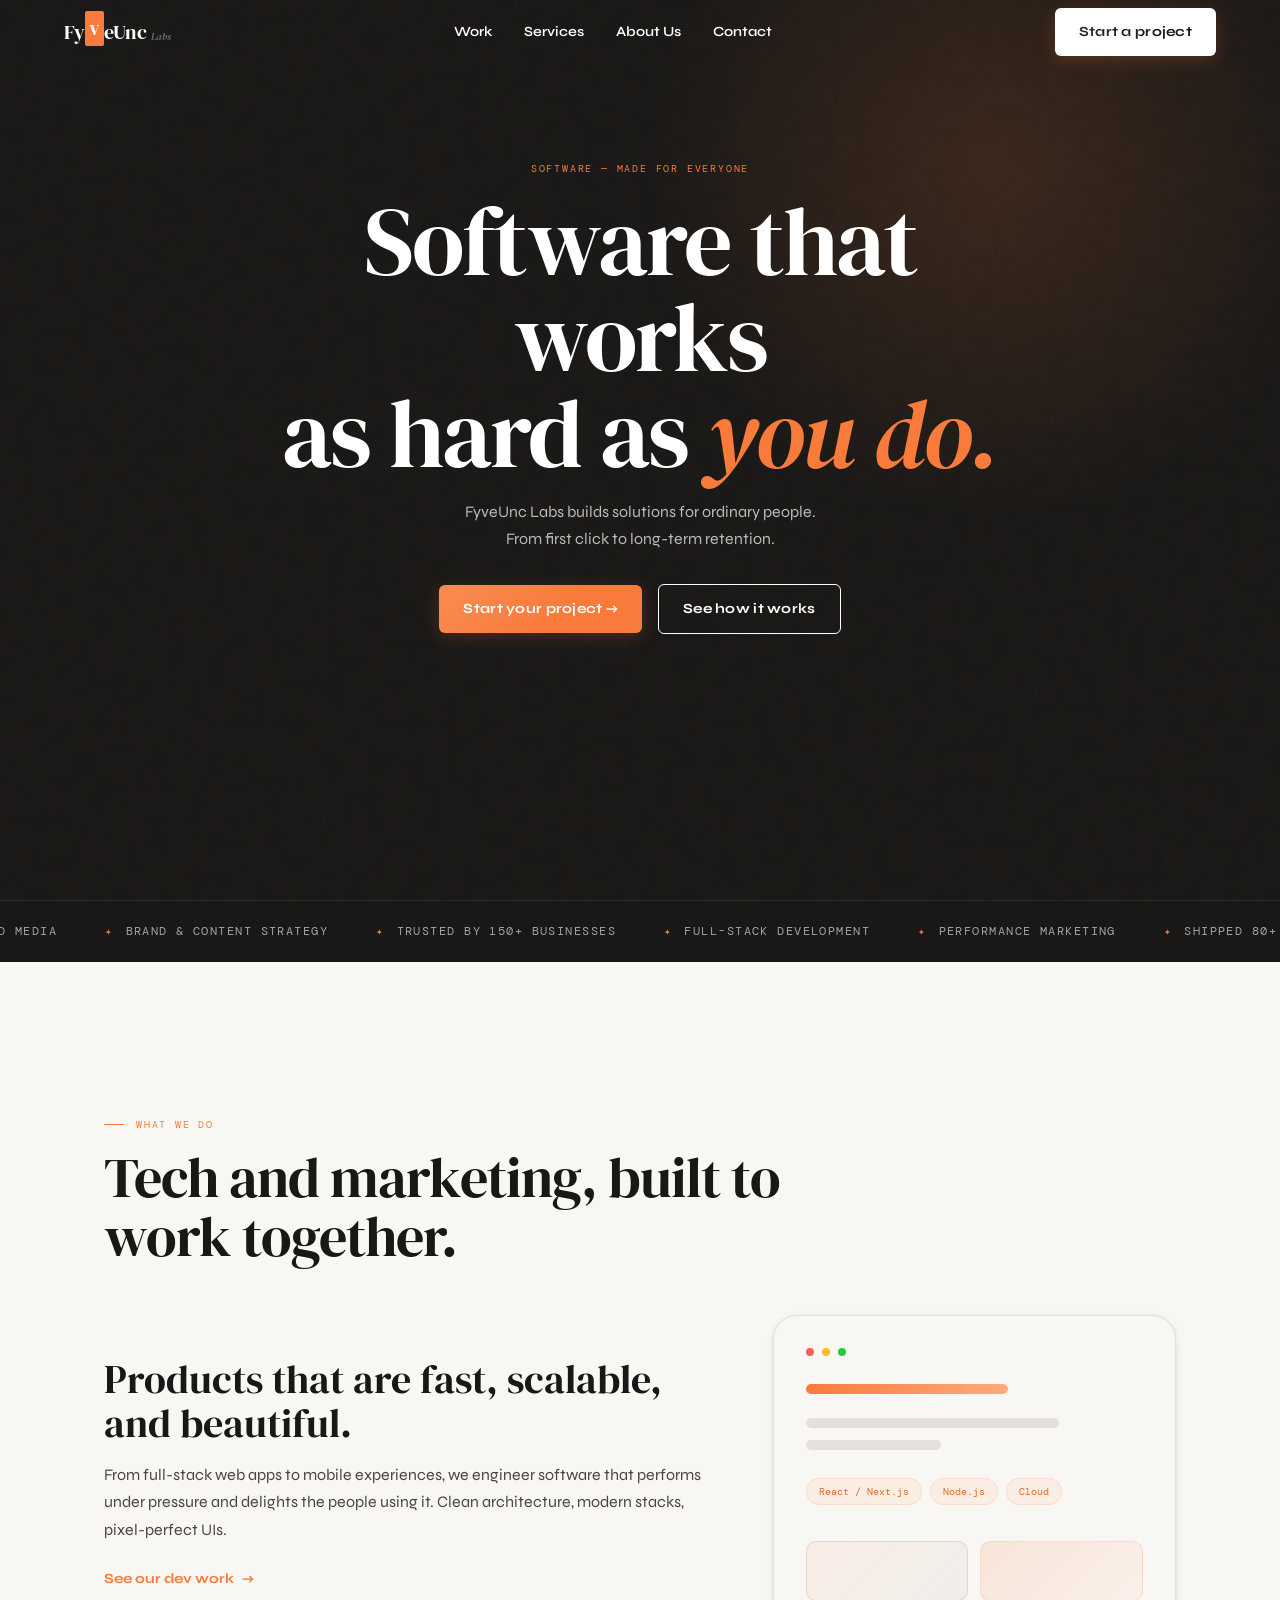
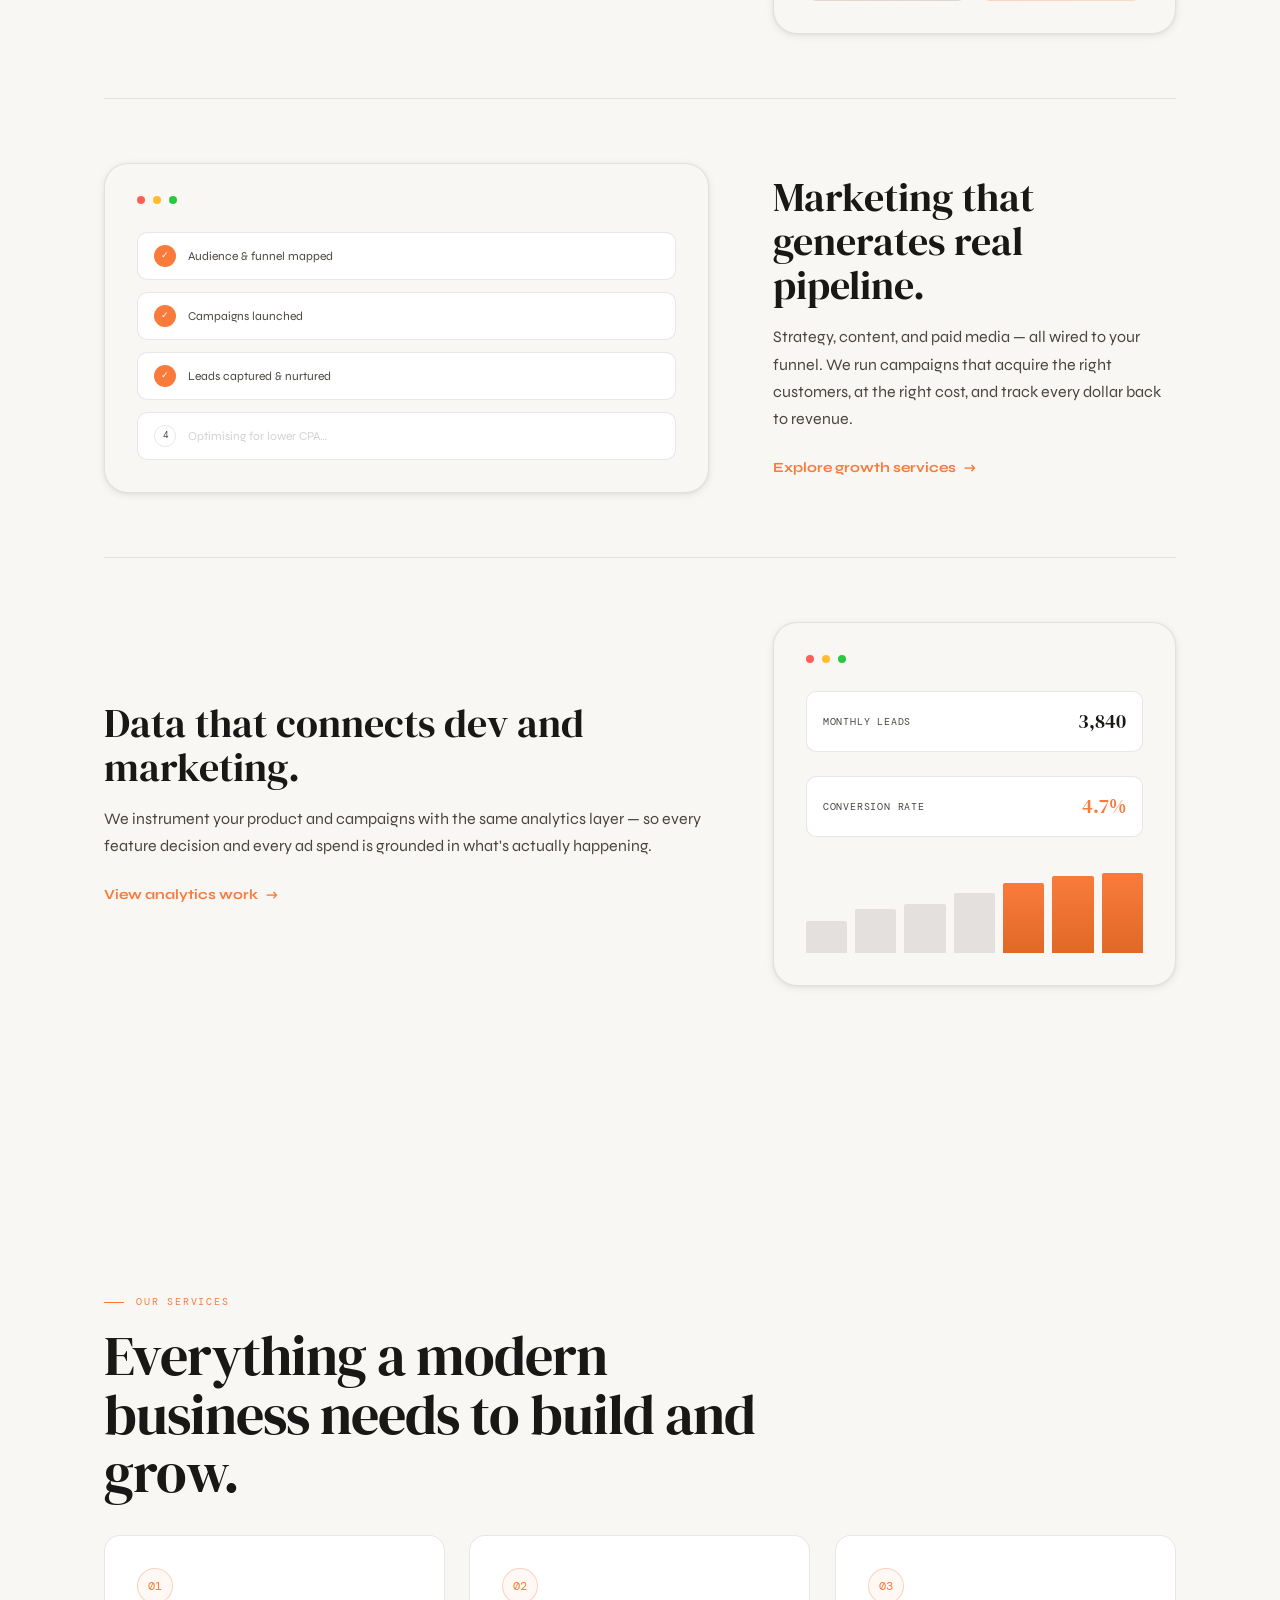
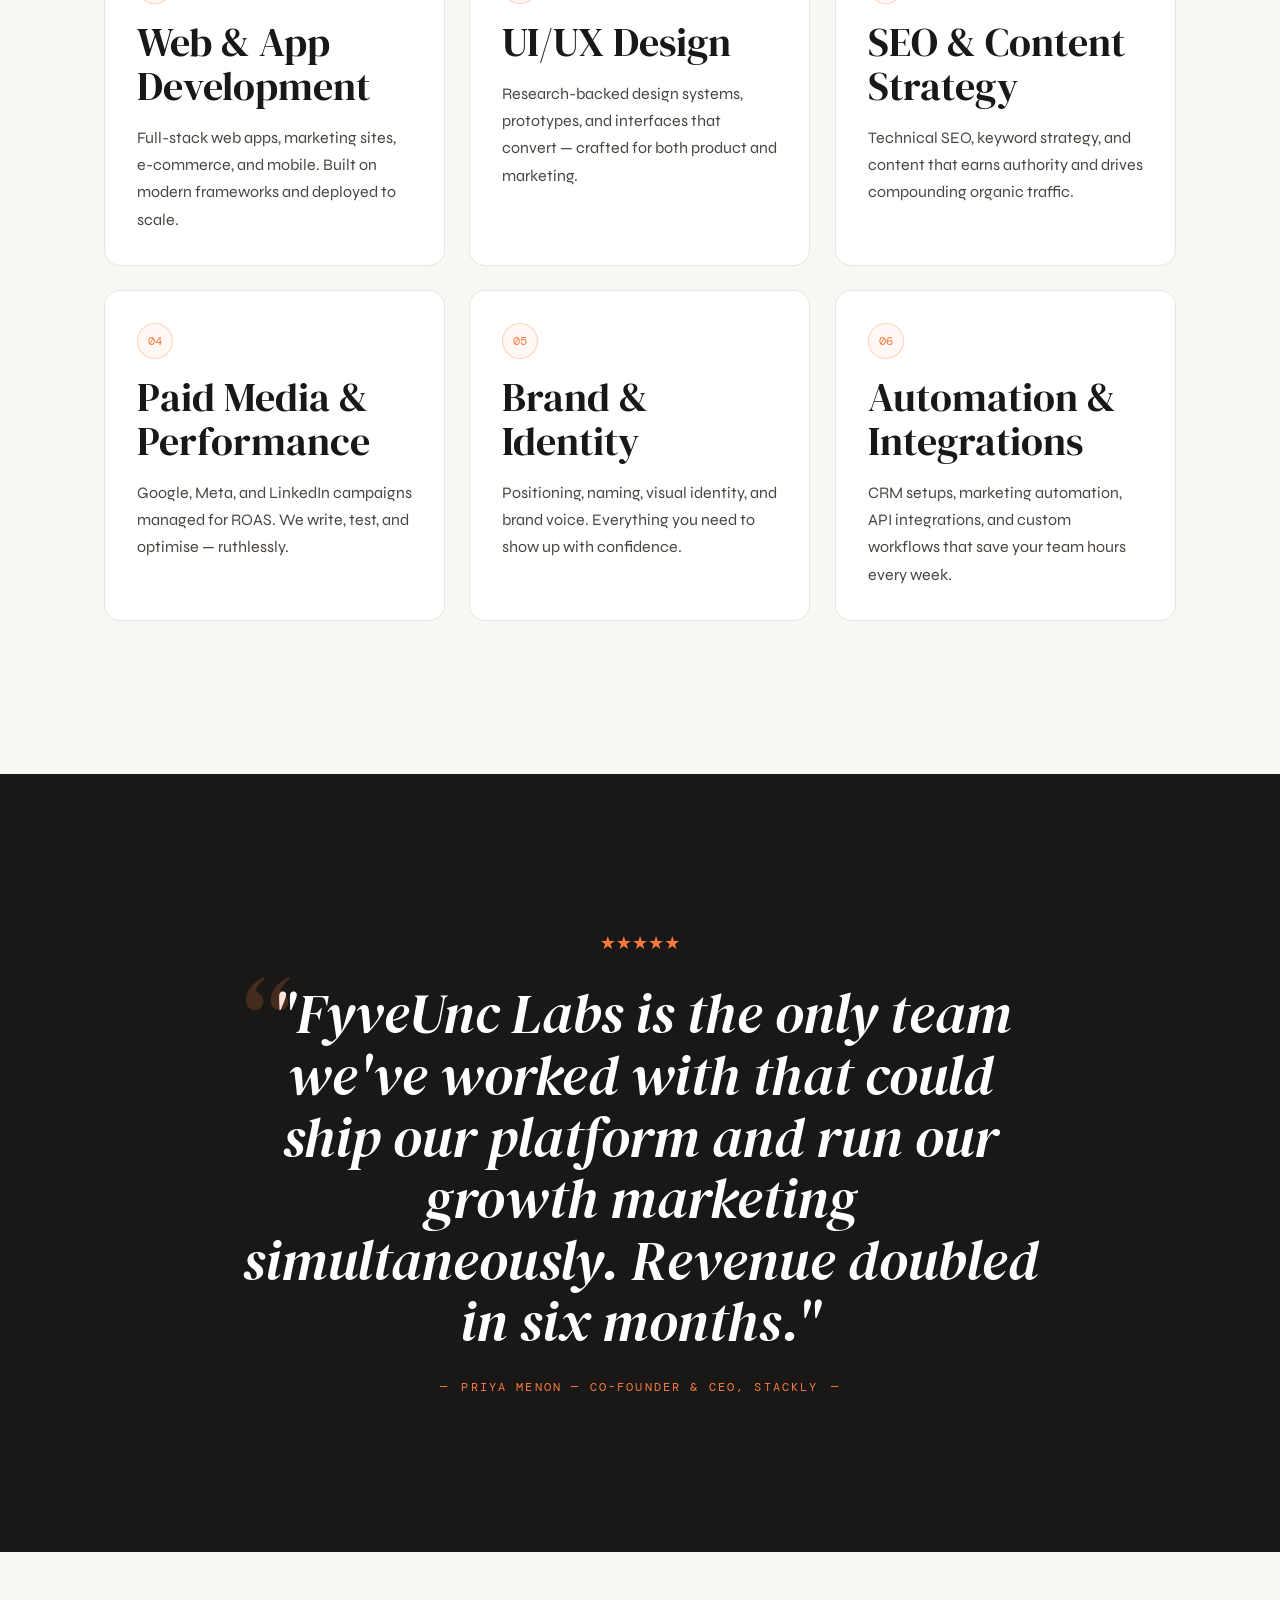
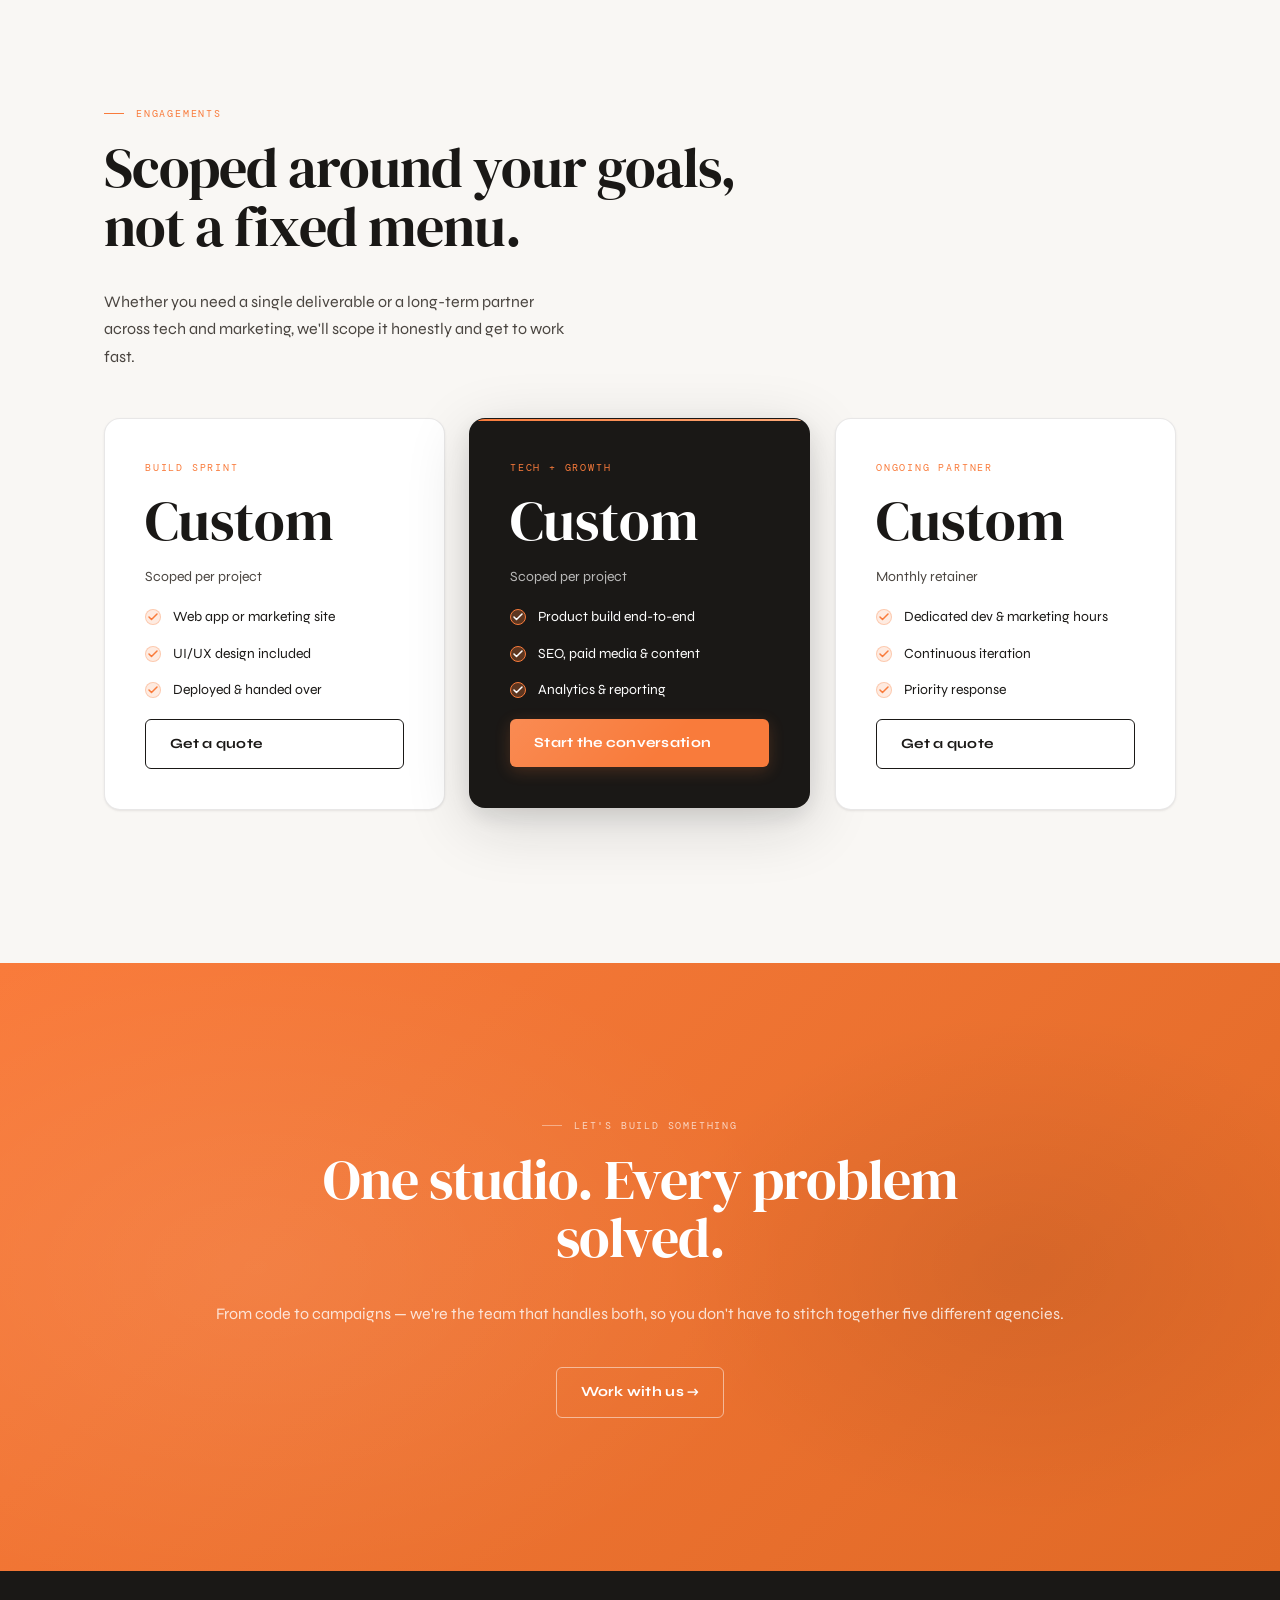
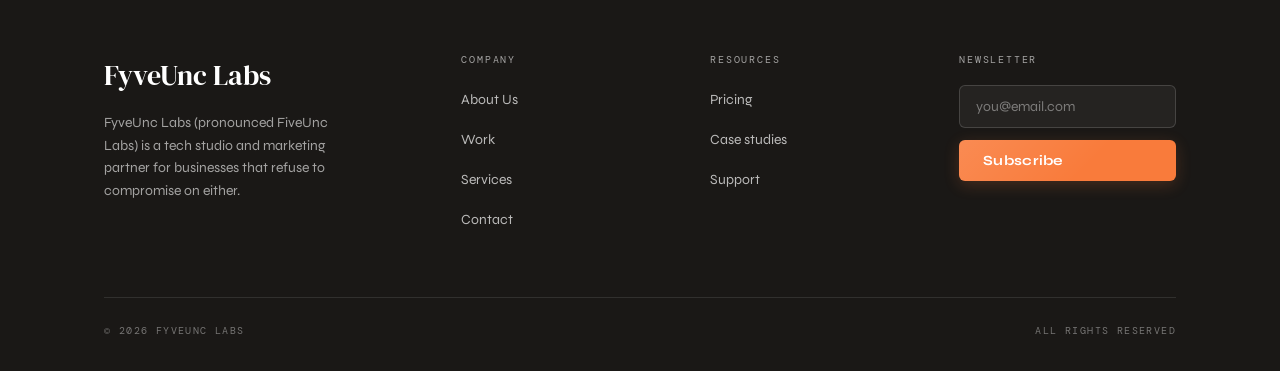
<file: index.html>
<!doctype html>
<html lang="en">

<head>
    <meta charset="utf-8" />
    <meta name="viewport" content="width=device-width,initial-scale=1" />

    <!-- Primary SEO Metadata -->
    <title>FyveUnc Labs — Tech & Growth Marketing Studio</title>
    <meta name="description"
        content="FyveUnc Labs is a full-service tech and growth marketing studio. We build custom software, web/mobile apps, and grow them with data-driven strategy, SEO, and performance marketing." />
    <meta name="robots" content="index, follow" />
    <link rel="canonical" href="https://fyveunc.com/" />

    <!-- Geo-Optimization (Local SEO) -->
    <meta name="geo.region" content="IN-DL" />
    <meta name="geo.placename" content="New Delhi" />
    <meta name="geo.position" content="28.5457;77.1928" />
    <meta name="ICBM" content="28.5457, 77.1928" />

    <!-- Open Graph / Facebook -->
    <meta property="og:type" content="website" />
    <meta property="og:url" content="https://fyveunc.com/" />
    <meta property="og:title" content="FyveUnc Labs — Tech & Growth Marketing Studio" />
    <meta property="og:description"
        content="FyveUnc Labs is a full-service technology and growth marketing studio in India. We design and build custom web apps, SaaS platforms, and digital products, and grow them with performance marketing, SEO, and analytics." />
    <meta property="og:image" content="https://fyveunc.com/og-image.png" />
    <meta property="og:site_name" content="FyveUnc Labs" />

    <!-- Twitter -->
    <meta property="twitter:card" content="summary_large_image" />
    <meta property="twitter:url" content="https://fyveunc.com/" />
    <meta property="twitter:title" content="FyveUnc Labs — Tech & Growth Marketing Studio" />
    <meta property="twitter:description"
        content="FyveUnc Labs is a full-service technology and growth marketing studio in India. We design and build custom web apps, SaaS platforms, and digital products, and grow them with performance marketing, SEO, and analytics." />
    <meta property="twitter:image" content="https://fyveunc.com/og-image.png" />

    <!-- Preconnect Fonts -->
    <link rel="preconnect" href="https://fonts.googleapis.com">
    <link rel="preconnect" href="https://fonts.gstatic.com" crossorigin>
    <link
        href="https://fonts.googleapis.com/css2?family=DM+Serif+Display:ital@0;1&family=Syne:wght@400;600;700&family=DM+Mono:wght@400;500&display=swap"
        rel="stylesheet">
    <link rel="stylesheet" href="./styles.css">

    <!-- Structured Data (Schema.org JSON-LD) -->
    <script type="application/ld+json">
    {
      "@context": "https://schema.org",
      "@graph": [
        {
          "@type": "ProfessionalService",
          "@id": "https://fyveunc.com/#organization",
          "name": "FyveUnc Labs",
          "alternateName": [
            "FiveUnc Labs",
            "Five Unc Labs",
            "fiveunc",
            "fiveunclabs",
            "Mariana Trench Private Limited"
          ],
          "legalName": "Mariana Trench Private Limited",
          "url": "https://fyveunc.com/",
          "logo": {
            "@type": "ImageObject",
            "url": "https://fyveunc.com/og-image.png",
            "caption": "FyveUnc Labs Logo"
          },
          "image": "https://fyveunc.com/og-image.png",
          "description": "FyveUnc Labs is a full-service technology and growth marketing studio. We design and build custom web apps, SaaS platforms, and digital products, and grow them with performance marketing, SEO, and analytics.",
          "telephone": "+919876543210",
          "email": "hello@fyveunc.com",
          "address": {
            "@type": "PostalAddress",
            "streetAddress": "IIT Delhi Campus, Hauz Khas",
            "addressLocality": "New Delhi",
            "addressRegion": "Delhi",
            "postalCode": "110016",
            "addressCountry": "IN"
          },
          "geo": {
            "@type": "GeoCoordinates",
            "latitude": 28.5457,
            "longitude": 77.1928
          },
          "areaServed": [
            {
              "@type": "Country",
              "name": "India"
            },
            {
              "@type": "Country",
              "name": "United States"
            },
            {
              "@type": "Country",
              "name": "United Kingdom"
            },
            {
              "@type": "Country",
              "name": "Canada"
            },
            {
              "@type": "Country",
              "name": "Australia"
            }
          ],
          "knowsAbout": [
            "Web Development",
            "Mobile App Development",
            "UI/UX Design",
            "Search Engine Optimization (SEO)",
            "Performance Marketing",
            "Brand Strategy",
            "Analytics & Reporting"
          ],
          "sameAs": [
            "https://www.linkedin.com/company/fyveunclabs",
            "https://twitter.com/fyveunclabs",
            "https://www.instagram.com/fyveunclabs"
          ]
        },
        {
          "@type": "WebSite",
          "@id": "https://fyveunc.com/#website",
          "url": "https://fyveunc.com/",
          "name": "FyveUnc Labs",
          "description": "Software that works as hard as you do.",
          "publisher": {
            "@id": "https://fyveunc.com/#organization"
          }
        }
      ]
    }
    </script>
</head>

<body class="theme-hero">
    <!-- Scroll progress indicator -->
    <div id="scroll-progress" aria-hidden="true"></div>

    <!-- Mobile menu overlay -->
    <div class="nav-mobile-overlay" id="mobile-menu" aria-hidden="true">
        <a class="nav-mobile-link" href="./work.html">Work</a>
        <a class="nav-mobile-link" href="./services.html">Services</a>
        <a class="nav-mobile-link" href="./about.html">About Us</a>
        <a class="nav-mobile-link" href="./contact.html">Contact</a>
        <a class="btn-primary" href="./contact.html" style="width:fit-content;margin-top:auto">Start a project →</a>
    </div>

    <nav class="nav" id="nav">
        <a class="nav-logo" href="./index.html" aria-label="FyveUnc Labs home">
            <span>Fy</span><span class="logo-v">v</span><span>eUnc</span>
            <span class="logo-labs">Labs</span>
        </a>
        <div class="nav-links" aria-label="Primary navigation">
            <a class="nav-link" href="./work.html">Work</a>
            <a class="nav-link" href="./services.html">Services</a>
            <a class="nav-link" href="./about.html">About Us</a>
            <a class="nav-link" href="./contact.html">Contact</a>
        </div>
        <a class="btn-primary nav-cta" href="./contact.html">Start a project</a>
        <button class="nav-hamburger" id="hamburger" aria-label="Open menu" aria-expanded="false"
            aria-controls="mobile-menu">
            <span class="nav-hamburger-line"></span>
            <span class="nav-hamburger-line"></span>
            <span class="nav-hamburger-line"></span>
        </button>
    </nav>

    <main>
        <!-- ── Hero ───────────────────────────────────────────────────────── -->
        <section class="section hero-section" id="hero">
            <div class="container hero-center" data-stagger="120">
                <div class="hero-copy reveal">
                    <p class="eyebrow hero-eyebrow">Software — Made for everyone</p>
                    <h1 class="hero-title">Software that works<br class="desktop-only"> as hard as
                        <em style="color: var(--color-signal); font-style: italic;">you do.</em>
                    </h1>
                    <p class="hero-subtext">FyveUnc Labs builds solutions for ordinary people. From
                        first click to long-term retention.</p>
                    <div class="hero-actions">
                        <a class="btn-primary" href="./contact.html" id="hero-cta">Start your project →</a>
                        <a class="btn-secondary" href="./services.html" id="hero-secondary">See how it works</a>
                    </div>
                </div>
            </div>
        </section>

        <!-- ── Social Proof Ticker ────────────────────────────────────────── -->
        <div class="social-proof-bar" aria-label="Key metrics">
            <div class="social-proof-track" aria-hidden="true">
                <span>Full-stack development</span>
                <span>Performance marketing</span>
                <span>Shipped 80+ products</span>
                <span>SEO & paid media</span>
                <span>Brand & content strategy</span>
                <span>Trusted by 150+ businesses</span>
                <!-- duplicate for seamless loop -->
                <span>Full-stack development</span>
                <span>Performance marketing</span>
                <span>Shipped 80+ products</span>
                <span>SEO & paid media</span>
                <span>Brand & content strategy</span>
                <span>Trusted by 150+ businesses</span>
            </div>
        </div>

        <!-- ── Feature 01 ─────────────────────────────────────────────────── -->
        <section class="section" aria-labelledby="feature1-heading">
            <div class="container" data-stagger="80">
                <p class="eyebrow reveal">What we do</p>
                <h2 class="section-heading reveal" id="feature1-heading">Tech and marketing, built to work together.
                </h2>

                <!-- Row 1 -->
                <div class="feature-row grid-feature">
                    <div class="feature-copy reveal">
                        <h3 class="feature-heading">Products that are fast, scalable, and beautiful.</h3>
                        <p class="text-body">From full-stack web apps to mobile experiences, we engineer software that
                            performs under pressure and delights the people using it. Clean architecture, modern stacks,
                            pixel-perfect UIs.</p>
                        <a class="feature-link" href="./services.html">See our dev work</a>
                    </div>
                    <div class="feature-visual reveal">
                        <div class="feature-visual-inner">
                            <div class="mock-ui-header">
                                <div class="mock-ui-dot"></div>
                                <div class="mock-ui-dot"></div>
                                <div class="mock-ui-dot"></div>
                            </div>
                            <div class="mock-ui-bar accent"></div>
                            <div class="mock-ui-bar medium" style="margin-top:var(--space-3)"></div>
                            <div class="mock-ui-bar short"></div>
                            <div class="mock-tags" style="margin-top:var(--space-4)">
                                <span class="mock-tag">React / Next.js</span>
                                <span class="mock-tag">Node.js</span>
                                <span class="mock-tag">Cloud</span>
                            </div>
                            <div style="display:flex;gap:var(--space-3);margin-top:var(--space-6)">
                                <div
                                    style="flex:1;height:60px;border-radius:var(--radius-lg);background:linear-gradient(135deg,var(--color-signal-08),var(--color-void-04));border:1px solid var(--color-rule)">
                                </div>
                                <div
                                    style="flex:1;height:60px;border-radius:var(--radius-lg);background:linear-gradient(135deg,var(--color-signal-15),var(--color-signal-05));border:1px solid var(--color-signal-15)">
                                </div>
                            </div>
                        </div>
                    </div>
                </div>

                <!-- Row 2 -->
                <div class="feature-row grid-feature reverse">
                    <div class="feature-copy reveal">
                        <h3 class="feature-heading">Marketing that generates real pipeline.</h3>
                        <p class="text-body">Strategy, content, and paid media — all wired to your funnel. We run
                            campaigns that acquire the right customers, at the right cost, and track every dollar back
                            to revenue.</p>
                        <a class="feature-link" href="./services.html">Explore growth services</a>
                    </div>
                    <div class="feature-visual reveal">
                        <div class="feature-visual-inner">
                            <div class="mock-ui-header">
                                <div class="mock-ui-dot"></div>
                                <div class="mock-ui-dot"></div>
                                <div class="mock-ui-dot"></div>
                            </div>
                            <div class="mock-flow">
                                <div class="mock-flow-step done">
                                    <div class="mock-flow-num">✓</div>
                                    <div class="mock-flow-text">Audience & funnel mapped</div>
                                </div>
                                <div class="mock-flow-step done">
                                    <div class="mock-flow-num">✓</div>
                                    <div class="mock-flow-text">Campaigns launched</div>
                                </div>
                                <div class="mock-flow-step done">
                                    <div class="mock-flow-num">✓</div>
                                    <div class="mock-flow-text">Leads captured & nurtured</div>
                                </div>
                                <div class="mock-flow-step">
                                    <div class="mock-flow-num"
                                        style="border:1px solid var(--color-rule);background:transparent;color:var(--color-ember)">
                                        4</div>
                                    <div class="mock-flow-text" style="color:var(--color-rule-strong)">Optimising for
                                        lower CPA…</div>
                                </div>
                            </div>
                        </div>
                    </div>
                </div>

                <!-- Row 3 -->
                <div class="feature-row grid-feature">
                    <div class="feature-copy reveal">
                        <h3 class="feature-heading">Data that connects dev and marketing.</h3>
                        <p class="text-body">We instrument your product and campaigns with the same analytics layer — so
                            every feature decision and every ad spend is grounded in what's actually happening.</p>
                        <a class="feature-link" href="./services.html">View analytics work</a>
                    </div>
                    <div class="feature-visual reveal">
                        <div class="feature-visual-inner">
                            <div class="mock-ui-header">
                                <div class="mock-ui-dot"></div>
                                <div class="mock-ui-dot"></div>
                                <div class="mock-ui-dot"></div>
                            </div>
                            <div class="mock-stat-row" style="margin-bottom:var(--space-3)">
                                <span class="mock-stat-label">Monthly Leads</span>
                                <span class="mock-stat-value">3,840</span>
                            </div>
                            <div class="mock-stat-row">
                                <span class="mock-stat-label">Conversion Rate</span>
                                <span class="mock-stat-value" style="color:var(--color-signal)">4.7%</span>
                            </div>
                            <div class="mock-chart" style="margin-top:var(--space-6)">
                                <div class="mock-chart-bar" style="height:40%"></div>
                                <div class="mock-chart-bar" style="height:55%"></div>
                                <div class="mock-chart-bar" style="height:62%"></div>
                                <div class="mock-chart-bar" style="height:75%"></div>
                                <div class="mock-chart-bar active" style="height:88%"></div>
                                <div class="mock-chart-bar active" style="height:96%"></div>
                                <div class="mock-chart-bar active" style="height:100%"></div>
                            </div>
                        </div>
                    </div>
                </div>
            </div>
        </section>

        <!-- ── Services Cards ──────────────────────────────────────────────── -->
        <section class="section section-canvas" aria-labelledby="feature2-heading">
            <div class="container" data-stagger="80">
                <p class="eyebrow reveal">Our services</p>
                <h2 class="section-heading reveal" id="feature2-heading">Everything a modern business needs to build and
                    grow.</h2>
                <div class="grid-3" data-stagger="100">
                    <article class="feature-card reveal">
                        <div class="feature-icon">01</div>
                        <h3 class="feature-heading">Web & App Development</h3>
                        <p class="text-body">Full-stack web apps, marketing sites, e-commerce, and mobile. Built on
                            modern frameworks and deployed to scale.</p>
                    </article>
                    <article class="feature-card reveal">
                        <div class="feature-icon">02</div>
                        <h3 class="feature-heading">UI/UX Design</h3>
                        <p class="text-body">Research-backed design systems, prototypes, and interfaces that convert —
                            crafted for both product and marketing.</p>
                    </article>
                    <article class="feature-card reveal">
                        <div class="feature-icon">03</div>
                        <h3 class="feature-heading">SEO & Content Strategy</h3>
                        <p class="text-body">Technical SEO, keyword strategy, and content that earns authority and
                            drives compounding organic traffic.</p>
                    </article>
                    <article class="feature-card reveal">
                        <div class="feature-icon">04</div>
                        <h3 class="feature-heading">Paid Media & Performance</h3>
                        <p class="text-body">Google, Meta, and LinkedIn campaigns managed for ROAS. We write, test, and
                            optimise — ruthlessly.</p>
                    </article>
                    <article class="feature-card reveal">
                        <div class="feature-icon">05</div>
                        <h3 class="feature-heading">Brand & Identity</h3>
                        <p class="text-body">Positioning, naming, visual identity, and brand voice. Everything you need
                            to show up with confidence.</p>
                    </article>
                    <article class="feature-card reveal">
                        <div class="feature-icon">06</div>
                        <h3 class="feature-heading">Automation & Integrations</h3>
                        <p class="text-body">CRM setups, marketing automation, API integrations, and custom workflows
                            that save your team hours every week.</p>
                    </article>
                </div>
            </div>
        </section>

        <!-- ── Testimonial ────────────────────────────────────────────────── -->
        <section class="section section-dark" aria-label="Customer quote">
            <div class="container">
                <div class="quote-stars reveal" aria-label="5 stars">★★★★★</div>
                <p class="quote reveal">"FyveUnc Labs is the only team we've worked with that could ship our platform
                    and run our growth marketing simultaneously. Revenue doubled in six months."</p>
                <p class="quote-attribution reveal">Priya Menon — Co-founder & CEO, Stackly</p>
            </div>
        </section>


        <!-- ── Pricing ────────────────────────────────────────────────────── -->
        <section class="section" aria-labelledby="pricing-heading">
            <div class="container" data-stagger="80">
                <p class="eyebrow reveal">Engagements</p>
                <h2 class="section-heading reveal" id="pricing-heading">Scoped around your goals, not a fixed menu.</h2>
                <p class="text-body reveal" style="max-width:52ch;margin-bottom:var(--space-12)">Whether you need a
                    single deliverable or a long-term partner across tech and marketing, we'll scope it honestly and get
                    to work fast.</p>
                <div class="pricing-grid">
                    <article class="pricing-card reveal">
                        <div class="pricing-badge">Build Sprint</div>
                        <div class="pricing-price">Custom</div>
                        <div class="pricing-interval">Scoped per project</div>
                        <ul class="pricing-list">
                            <li>Web app or marketing site</li>
                            <li>UI/UX design included</li>
                            <li>Deployed &amp; handed over</li>
                        </ul>
                        <a class="btn-secondary" href="./contact.html" id="pricing-brand">Get a quote</a>
                    </article>
                    <article class="pricing-card featured reveal">
                        <div class="pricing-badge">Tech + Growth</div>
                        <div class="pricing-price">Custom</div>
                        <div class="pricing-interval">Scoped per project</div>
                        <ul class="pricing-list">
                            <li>Product build end-to-end</li>
                            <li>SEO, paid media &amp; content</li>
                            <li>Analytics &amp; reporting</li>
                        </ul>
                        <a class="btn-primary" href="./contact.html" id="pricing-product">Start the conversation</a>
                    </article>
                    <article class="pricing-card reveal">
                        <div class="pricing-badge">Ongoing Partner</div>
                        <div class="pricing-price">Custom</div>
                        <div class="pricing-interval">Monthly retainer</div>
                        <ul class="pricing-list">
                            <li>Dedicated dev &amp; marketing hours</li>
                            <li>Continuous iteration</li>
                            <li>Priority response</li>
                        </ul>
                        <a class="btn-secondary" href="./contact.html" id="pricing-retainer">Get a quote</a>
                    </article>
                </div>
            </div>
        </section>

        <!-- ── CTA Banner ─────────────────────────────────────────────────── -->
        <section class="section cta-banner" aria-labelledby="cta-heading">
            <div class="container" data-stagger="80">
                <p class="eyebrow reveal">Let's build something</p>
                <h2 class="section-heading reveal" id="cta-heading">One studio. Every problem solved.</h2>
                <p class="text-body reveal">From code to campaigns — we're the team that handles both, so you don't have
                    to stitch together five different agencies.</p>
                <div class="hero-actions reveal" style="justify-content:center;margin-top:var(--space-10)">
                    <a class="btn-secondary" href="./contact.html" id="cta-contact">Work with us →</a>
                </div>
            </div>
        </section>
    </main>

    <footer class="site-footer" aria-label="Site footer">
        <div class="container">
            <div class="footer-grid">
                <div>
                    <div class="footer-brand">FyveUnc Labs</div>
                    <p class="text-body footer-muted">FyveUnc Labs (pronounced FiveUnc Labs) is a tech studio and marketing partner for businesses that refuse to compromise on either.</p>
                </div>
                <div>
                    <div class="footer-label">Company</div>
                    <ul class="footer-links">
                        <li><a href="./about.html">About Us</a></li>
                        <li><a href="./work.html">Work</a></li>
                        <li><a href="./services.html">Services</a></li>
                        <li><a href="./contact.html">Contact</a></li>
                    </ul>
                </div>
                <div>
                    <div class="footer-label">Resources</div>
                    <ul class="footer-links">
                        <li><a href="./services.html">Pricing</a></li>
                        <li><a href="./work.html">Case studies</a></li>
                        <li><a href="./contact.html">Support</a></li>
                    </ul>
                </div>
                <div>
                    <div class="footer-label">Newsletter</div>
                    <form class="footer-form" id="newsletter-form" novalidate>
                        <input class="footer-input" type="email" placeholder="you@email.com" aria-label="Email address"
                            id="newsletter-email">
                        <button class="btn-primary" type="submit" id="newsletter-submit">Subscribe</button>
                    </form>
                </div>
            </div>
            <div class="footer-bottom">
                <span>© 2026 FyveUnc Labs</span>
                <span>All rights reserved</span>
            </div>
        </div>
    </footer>

    <script src="./script.js"></script>
</body>

</html>
</file>
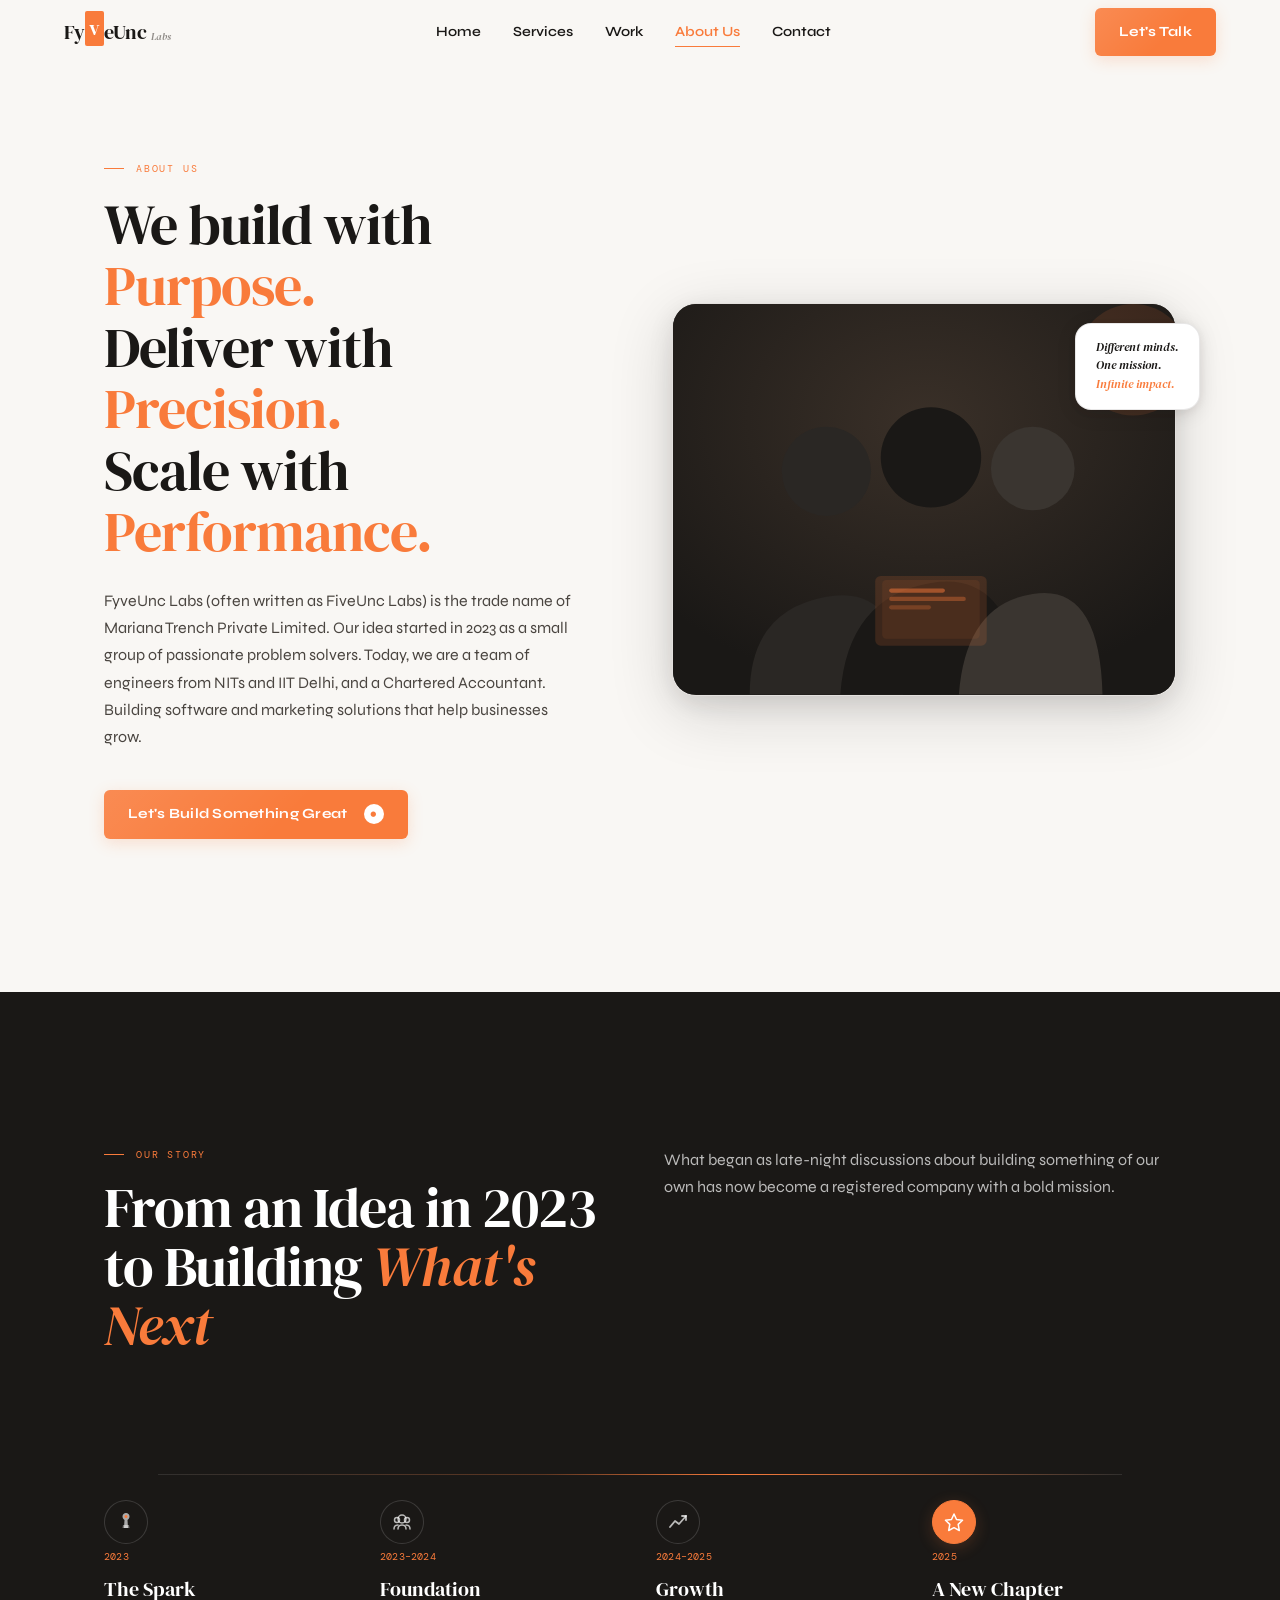
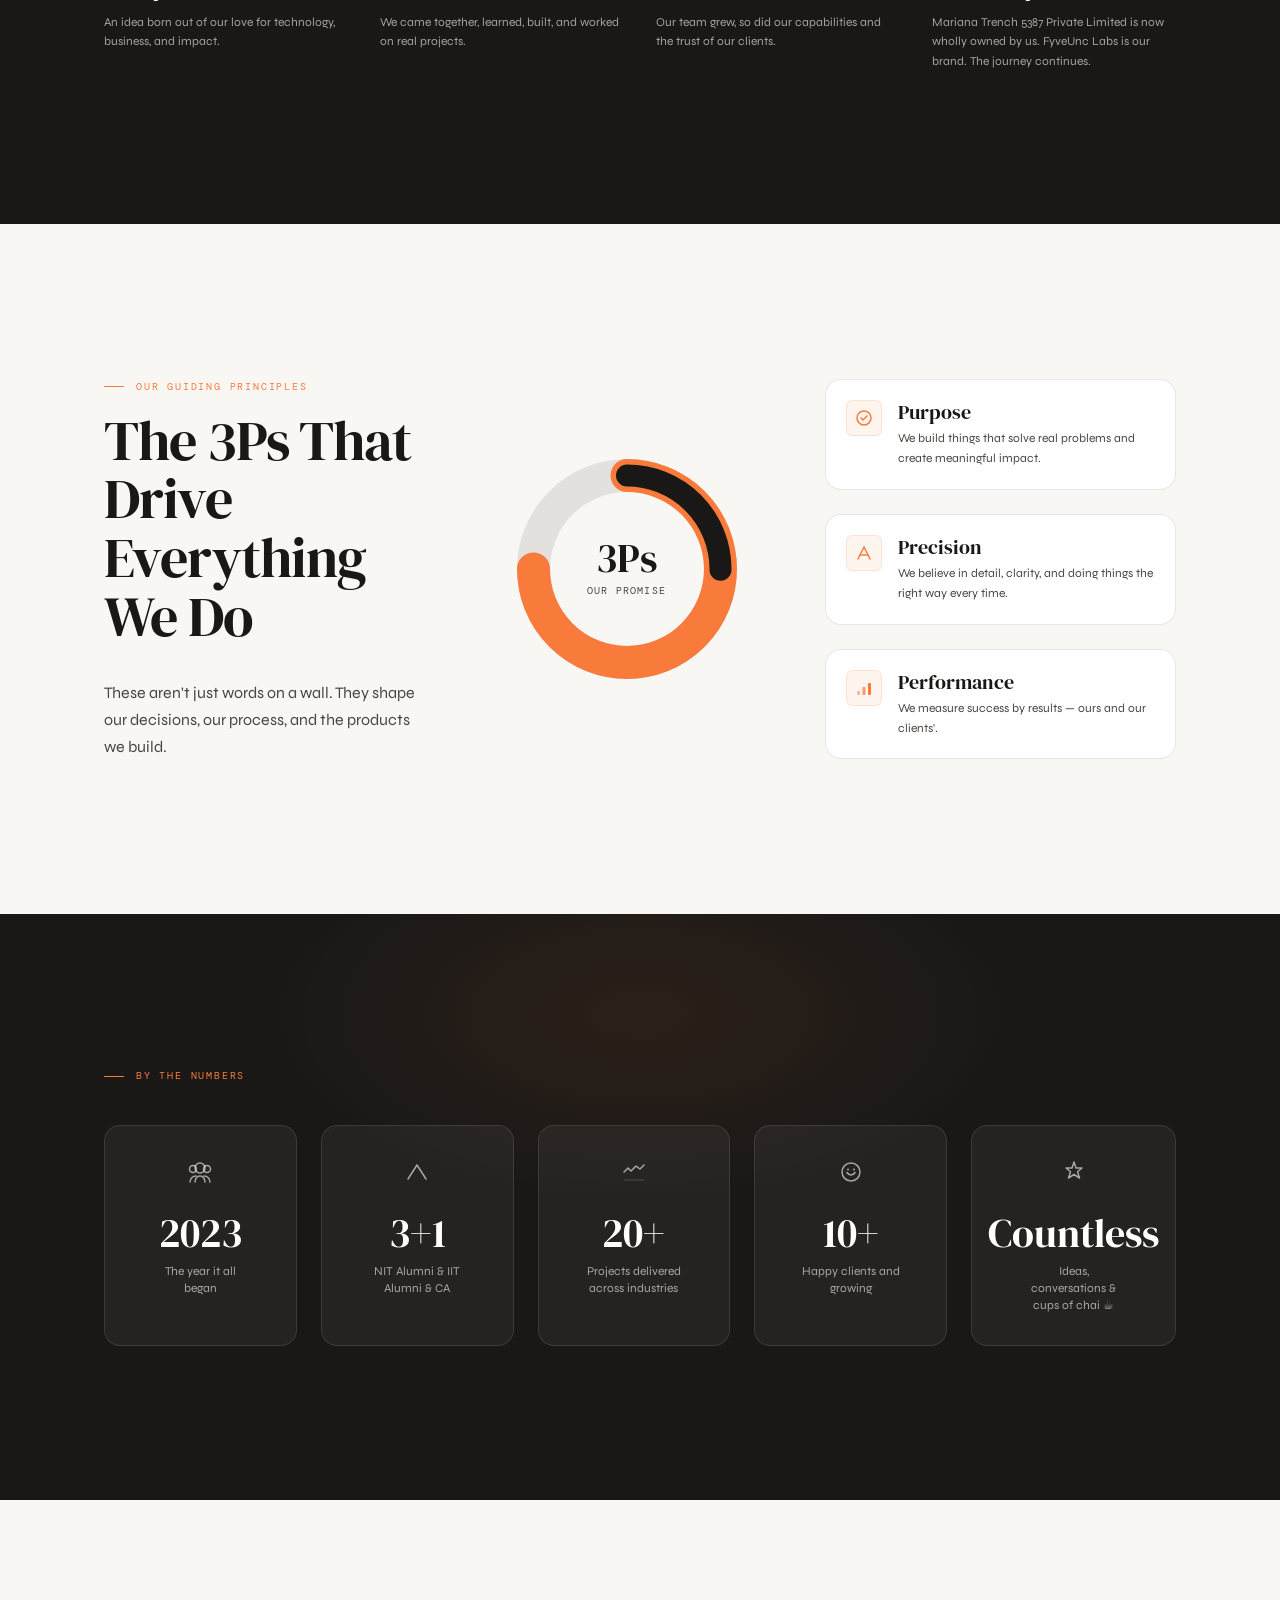
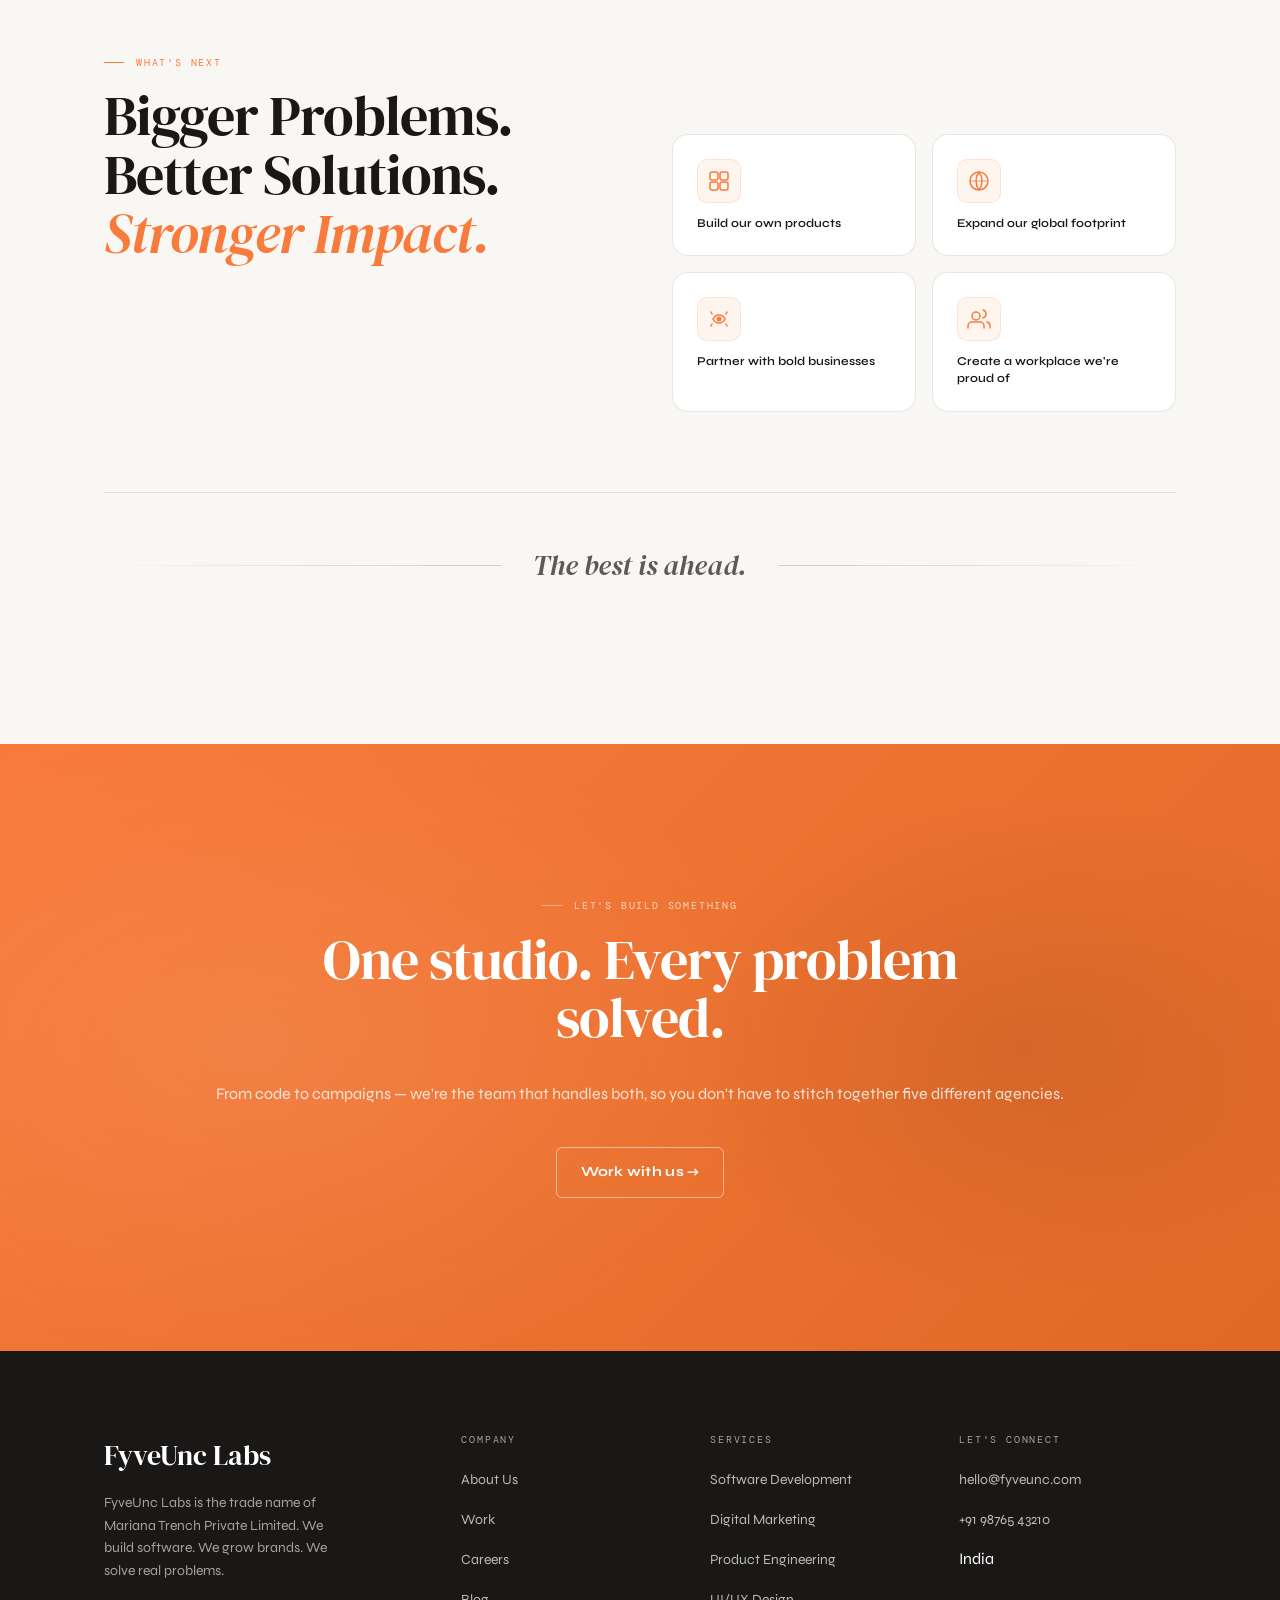
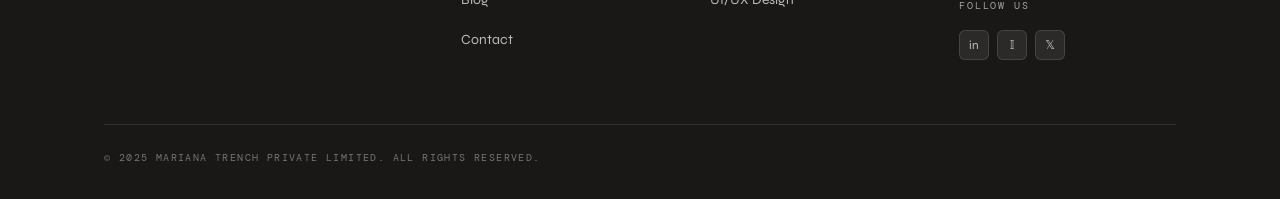
<file: about.html>
<!doctype html>
<html lang="en">

<head>
    <meta charset="utf-8" />
    <meta name="viewport" content="width=device-width,initial-scale=1" />

    <!-- Primary SEO Metadata -->
    <title>About Us — FyveUnc Labs | Our Story & Team</title>
    <meta name="description" content="Meet the team of NIT & IIT Delhi alumni behind FyveUnc Labs (Mariana Trench Private Limited). Founded in 2023, we build purpose-driven software and performance marketing solutions." />
    <meta name="robots" content="index, follow" />
    <link rel="canonical" href="https://fyveunc.com/about.html" />

    <!-- Geo-Optimization (Local SEO) -->
    <meta name="geo.region" content="IN-DL" />
    <meta name="geo.placename" content="New Delhi" />
    <meta name="geo.position" content="28.5457;77.1928" />
    <meta name="ICBM" content="28.5457, 77.1928" />

    <!-- Open Graph / Facebook -->
    <meta property="og:type" content="website" />
    <meta property="og:url" content="https://fyveunc.com/about.html" />
    <meta property="og:title" content="About Us — FyveUnc Labs | Our Story & Team" />
    <meta property="og:description" content="Meet the team of NIT & IIT Delhi alumni behind FyveUnc Labs. We build purpose-driven software, scale brands, and create compound growth using tech and performance marketing." />
    <meta property="og:image" content="https://fyveunc.com/og-image.png" />
    <meta property="og:site_name" content="FyveUnc Labs" />

    <!-- Twitter -->
    <meta property="twitter:card" content="summary_large_image" />
    <meta property="twitter:url" content="https://fyveunc.com/about.html" />
    <meta property="twitter:title" content="About Us — FyveUnc Labs | Our Story & Team" />
    <meta property="twitter:description" content="Meet the team of NIT & IIT Delhi alumni behind FyveUnc Labs. We build purpose-driven software, scale brands, and create compound growth using tech and performance marketing." />
    <meta property="twitter:image" content="https://fyveunc.com/og-image.png" />

    <!-- Preconnect Fonts -->
    <link rel="preconnect" href="https://fonts.googleapis.com">
    <link rel="preconnect" href="https://fonts.gstatic.com" crossorigin>
    <link href="https://fonts.googleapis.com/css2?family=DM+Serif+Display:ital@0;1&family=Syne:wght@400;600;700&family=DM+Mono:wght@400;500&display=swap" rel="stylesheet">
    <link rel="stylesheet" href="./styles.css">
    <link rel="stylesheet" href="./about.css">

    <!-- Structured Data (Schema.org JSON-LD) -->
    <script type="application/ld+json">
    {
      "@context": "https://schema.org",
      "@graph": [
        {
          "@type": "AboutPage",
          "@id": "https://fyveunc.com/about.html#webpage",
          "url": "https://fyveunc.com/about.html",
          "name": "About Us — FyveUnc Labs",
          "description": "Learn about the mission, history, and team of IIT Delhi/NIT alumni and Chartered Accountants behind FyveUnc Labs, building purpose-driven software and marketing solutions in India.",
          "isPartOf": {
            "@id": "https://fyveunc.com/#website"
          },
          "about": {
            "@id": "https://fyveunc.com/#organization"
          }
        },
        {
          "@type": "Organization",
          "@id": "https://fyveunc.com/#organization",
          "name": "FyveUnc Labs",
          "alternateName": [
            "FiveUnc Labs",
            "Five Unc Labs",
            "fiveunc",
            "fiveunclabs",
            "Mariana Trench Private Limited"
          ],
          "legalName": "Mariana Trench Private Limited",
          "url": "https://fyveunc.com/",
          "foundingDate": "2023",
          "description": "Tech studio and marketing partner for businesses that refuse to compromise on either.",
          "founder": [
            {
              "@type": "Person",
              "name": "IIT Delhi Alumni"
            },
            {
              "@type": "Person",
              "name": "NIT Alumni"
            }
          ]
        }
      ]
    }
    </script>
</head>

<body>
    <!-- Scroll progress indicator -->
    <div id="scroll-progress" aria-hidden="true"></div>

    <!-- Mobile menu overlay -->
    <div class="nav-mobile-overlay" id="mobile-menu" aria-hidden="true">
        <a class="nav-mobile-link" href="./index.html">Home</a>
        <a class="nav-mobile-link" href="./services.html">Services</a>
        <a class="nav-mobile-link" href="./work.html">Work</a>
        <a class="nav-mobile-link" href="./about.html">About Us</a>
        <a class="nav-mobile-link" href="./contact.html">Contact</a>
        <a class="btn-primary" href="./contact.html" style="width:fit-content;margin-top:auto">Let's Talk →</a>
    </div>

    <nav class="nav" id="nav">
        <a class="nav-logo" href="./index.html" aria-label="FyveUnc Labs home">
            <span>Fy</span><span class="logo-v">v</span><span>eUnc</span>
            <span class="logo-labs">Labs</span>
        </a>
        <div class="nav-links" aria-label="Primary navigation">
            <a class="nav-link" href="./index.html">Home</a>
            <a class="nav-link" href="./services.html">Services</a>
            <a class="nav-link" href="./work.html">Work</a>
            <a class="nav-link active" href="./about.html">About Us</a>
            <a class="nav-link" href="./contact.html">Contact</a>
        </div>
        <a class="btn-primary nav-cta" href="./contact.html">Let's Talk</a>
        <button class="nav-hamburger" id="hamburger" aria-label="Open menu" aria-expanded="false"
            aria-controls="mobile-menu">
            <span class="nav-hamburger-line"></span>
            <span class="nav-hamburger-line"></span>
            <span class="nav-hamburger-line"></span>
        </button>
    </nav>

    <main>
        <!-- ── About Hero ─────────────────────────────────────────────────── -->
        <section class="section about-hero page-standard" id="about-hero" aria-labelledby="about-hero-heading">
            <div class="container">
                <div class="about-hero-grid">
                    <div class="about-hero-copy" data-stagger="80">
                        <p class="eyebrow reveal">About Us</p>
                        <h1 class="about-hero-title reveal" id="about-hero-heading">
                            We build with
                            <span class="about-accent">Purpose.</span><br>
                            Deliver with <span class="about-accent">Precision.</span><br>
                            Scale with <span class="about-accent">Performance.</span>
                        </h1>
                        <p class="text-body reveal" style="max-width: 52ch; margin-top: var(--space-6);">
                            FyveUnc Labs (often written as FiveUnc Labs) is the trade name of Mariana Trench Private Limited. Our idea started in 2023
                            as a small group of passionate problem solvers. Today, we are a team of engineers from NITs
                            and IIT Delhi, and a Chartered Accountant. Building software and marketing solutions that
                            help businesses grow.
                        </p>
                        <div class="hero-actions reveal" style="margin-top: var(--space-10);">
                            <a class="btn-primary" href="./contact.html" id="about-cta">
                                Let's Build Something Great
                                <span class="about-cta-dot">●</span>
                            </a>
                        </div>
                    </div>
                    <div class="about-hero-visual reveal">
                        <div class="about-photo-card">
                            <!-- Photo composition with overlapping elements -->
                            <div class="about-photo-main">
                                <div class="about-photo-frame">
                                    <div class="about-photo-placeholder">
                                        <div class="about-photo-silhouettes">
                                            <!-- Three engineers/team silhouette illustration -->
                                            <svg viewBox="0 0 360 280" fill="none" xmlns="http://www.w3.org/2000/svg" aria-hidden="true">
                                                <!-- Background gradient -->
                                                <rect width="360" height="280" fill="url(#teamBg)"/>
                                                <!-- Person 1 (left, back) -->
                                                <ellipse cx="110" cy="120" rx="32" ry="32" fill="#2a2724"/>
                                                <path d="M55 280 Q55 220 110 210 Q165 200 165 280Z" fill="#2a2724"/>
                                                <!-- Person 2 (center, front) -->
                                                <ellipse cx="185" cy="110" rx="36" ry="36" fill="#1A1816"/>
                                                <path d="M120 280 Q125 210 185 200 Q245 190 250 280Z" fill="#1A1816"/>
                                                <!-- Person 3 (right) -->
                                                <ellipse cx="258" cy="118" rx="30" ry="30" fill="#3a3530"/>
                                                <path d="M205 280 Q210 215 258 208 Q306 200 308 280Z" fill="#3a3530"/>
                                                <!-- Laptop glow -->
                                                <rect x="145" y="195" width="80" height="50" rx="4" fill="#F97B3B" opacity="0.15"/>
                                                <rect x="150" y="198" width="70" height="42" rx="3" fill="#F97B3B" opacity="0.08"/>
                                                <!-- Screen glow lines -->
                                                <rect x="155" y="204" width="40" height="3" rx="1.5" fill="#F97B3B" opacity="0.5"/>
                                                <rect x="155" y="210" width="55" height="3" rx="1.5" fill="#F97B3B" opacity="0.35"/>
                                                <rect x="155" y="216" width="30" height="3" rx="1.5" fill="#F97B3B" opacity="0.25"/>
                                                <!-- Orange accent circle -->
                                                <circle cx="330" cy="40" r="40" fill="#F97B3B" opacity="0.12"/>
                                                <circle cx="330" cy="40" r="24" fill="#F97B3B" opacity="0.1"/>
                                                <!-- Defs -->
                                                <defs>
                                                    <radialGradient id="teamBg" cx="50%" cy="30%" r="70%">
                                                        <stop offset="0%" stop-color="#3a3028"/>
                                                        <stop offset="100%" stop-color="#1A1816"/>
                                                    </radialGradient>
                                                </defs>
                                            </svg>
                                        </div>
                                    </div>
                                </div>
                            </div>
                            <!-- Floating tag -->
                            <div class="about-photo-tag">
                                <span class="about-photo-tag-italic">Different minds.</span>
                                <span class="about-photo-tag-italic">One mission.</span>
                                <span class="about-photo-tag-accent">Infinite impact.</span>
                            </div>
                        </div>
                    </div>
                </div>
            </div>
        </section>

        <!-- ── Our Story / Timeline ──────────────────────────────────────── -->
        <section class="section section-dark about-story" id="about-story" aria-labelledby="story-heading">
            <div class="container" data-stagger="80">
                <div class="about-story-top">
                    <div>
                        <p class="eyebrow reveal">Our Story</p>
                        <h2 class="section-heading reveal" id="story-heading">
                            From an Idea in 2023<br>
                            to Building <em style="color: var(--color-signal); font-style: italic;">What's Next</em>
                        </h2>
                    </div>
                    <div class="about-story-desc reveal">
                        <p class="text-body">
                            What began as late-night discussions about building something of our own has now become a
                            registered company with a bold mission.
                        </p>
                    </div>
                </div>

                <!-- Timeline -->
                <div class="about-timeline reveal">
                    <div class="about-timeline-line" aria-hidden="true"></div>

                    <div class="about-timeline-item">
                        <div class="about-timeline-icon" aria-hidden="true">
                            <svg width="22" height="22" viewBox="0 0 22 22" fill="none">
                                <path d="M11 2C9 2 7.5 3.5 7.5 5.5C7.5 7 8.3 8.3 9.5 9L9 17H13L12.5 9C13.7 8.3 14.5 7 14.5 5.5C14.5 3.5 13 2 11 2Z" fill="currentColor" opacity="0.9"/>
                                <path d="M8 14H14L14.5 17H7.5L8 14Z" fill="currentColor" opacity="0.6"/>
                                <circle cx="11" cy="5.5" r="1.5" fill="var(--color-signal)"/>
                            </svg>
                        </div>
                        <div class="about-timeline-year">2023</div>
                        <div class="about-timeline-label">The Spark</div>
                        <div class="about-timeline-desc">An idea born out of our love for technology, business, and impact.</div>
                    </div>

                    <div class="about-timeline-item">
                        <div class="about-timeline-icon" aria-hidden="true">
                            <svg width="22" height="22" viewBox="0 0 22 22" fill="none">
                                <circle cx="11" cy="8" r="4" stroke="currentColor" stroke-width="1.5" fill="none"/>
                                <circle cx="6" cy="9" r="2.5" stroke="currentColor" stroke-width="1.5" fill="none"/>
                                <circle cx="16" cy="9" r="2.5" stroke="currentColor" stroke-width="1.5" fill="none"/>
                                <path d="M3 18C3 15.5 4.8 14 7 14" stroke="currentColor" stroke-width="1.5" stroke-linecap="round"/>
                                <path d="M19 18C19 15.5 17.2 14 15 14" stroke="currentColor" stroke-width="1.5" stroke-linecap="round"/>
                                <path d="M7 18C7 15.5 8.8 14 11 14C13.2 14 15 15.5 15 18" stroke="currentColor" stroke-width="1.5" stroke-linecap="round"/>
                            </svg>
                        </div>
                        <div class="about-timeline-year">2023–2024</div>
                        <div class="about-timeline-label">Foundation</div>
                        <div class="about-timeline-desc">We came together, learned, built, and worked on real projects.</div>
                    </div>

                    <div class="about-timeline-item">
                        <div class="about-timeline-icon" aria-hidden="true">
                            <svg width="22" height="22" viewBox="0 0 22 22" fill="none">
                                <polyline points="3,16 8,10 12,13 19,5" stroke="currentColor" stroke-width="1.8" stroke-linecap="round" stroke-linejoin="round" fill="none"/>
                                <polyline points="15,5 19,5 19,9" stroke="currentColor" stroke-width="1.8" stroke-linecap="round" stroke-linejoin="round" fill="none"/>
                            </svg>
                        </div>
                        <div class="about-timeline-year">2024–2025</div>
                        <div class="about-timeline-label">Growth</div>
                        <div class="about-timeline-desc">Our team grew, so did our capabilities and the trust of our clients.</div>
                    </div>

                    <div class="about-timeline-item about-timeline-item--active">
                        <div class="about-timeline-icon" aria-hidden="true">
                            <svg width="22" height="22" viewBox="0 0 22 22" fill="none">
                                <path d="M11 3L13.5 8.5L19.5 9.3L15.2 13.4L16.3 19.5L11 16.7L5.7 19.5L6.8 13.4L2.5 9.3L8.5 8.5L11 3Z" stroke="currentColor" stroke-width="1.5" stroke-linejoin="round" fill="none"/>
                            </svg>
                        </div>
                        <div class="about-timeline-year">2025</div>
                        <div class="about-timeline-label">A New Chapter</div>
                        <div class="about-timeline-desc">Mariana Trench 5387 Private Limited is now wholly owned by us. FyveUnc Labs is our brand. The journey continues.</div>
                    </div>
                </div>
            </div>
        </section>

        <!-- ── 3Ps — Guiding Principles ──────────────────────────────────── -->
        <section class="section about-3ps" id="about-3ps" aria-labelledby="principles-heading">
            <div class="container">
                <div class="about-3ps-grid">
                    <!-- Left copy -->
                    <div class="about-3ps-copy" data-stagger="80">
                        <p class="eyebrow reveal">Our Guiding Principles</p>
                        <h2 class="section-heading reveal" id="principles-heading">
                            The 3Ps That Drive<br>Everything We Do
                        </h2>
                        <p class="text-body reveal" style="max-width: 44ch;">
                            These aren't just words on a wall. They shape our decisions, our process, and the products we build.
                        </p>
                    </div>

                    <!-- Center donut -->
                    <div class="about-3ps-donut reveal" aria-hidden="true">
                        <div class="about-donut-ring">
                            <svg viewBox="0 0 200 200" fill="none" xmlns="http://www.w3.org/2000/svg">
                                <circle cx="100" cy="100" r="85" stroke="var(--color-rule)" stroke-width="30" fill="none"/>
                                <circle cx="100" cy="100" r="85" stroke="var(--color-signal)" stroke-width="30" fill="none"
                                    stroke-dasharray="534" stroke-dashoffset="134"
                                    stroke-linecap="round"
                                    transform="rotate(-90 100 100)"/>
                                <circle cx="100" cy="100" r="85" stroke="var(--color-void)" stroke-width="20" fill="none"
                                    stroke-dasharray="534" stroke-dashoffset="400"
                                    stroke-linecap="round"
                                    transform="rotate(-90 100 100)"/>
                            </svg>
                            <div class="about-donut-center">
                                <span class="about-donut-label">3Ps</span>
                                <span class="about-donut-sub">Our Promise</span>
                            </div>
                        </div>
                    </div>

                    <!-- Right principles list -->
                    <div class="about-3ps-list" data-stagger="100">
                        <div class="about-principle reveal">
                            <div class="about-principle-icon" aria-hidden="true">
                                <svg width="20" height="20" viewBox="0 0 20 20" fill="none">
                                    <circle cx="10" cy="10" r="7" stroke="currentColor" stroke-width="1.5" fill="none"/>
                                    <path d="M7 10L9 12L13 8" stroke="currentColor" stroke-width="1.5" stroke-linecap="round" stroke-linejoin="round"/>
                                </svg>
                            </div>
                            <div>
                                <div class="about-principle-title">Purpose</div>
                                <p class="text-body" style="font-size: var(--text-sm);">We build things that solve real problems and create meaningful impact.</p>
                            </div>
                        </div>
                        <div class="about-principle reveal">
                            <div class="about-principle-icon" aria-hidden="true">
                                <svg width="20" height="20" viewBox="0 0 20 20" fill="none">
                                    <path d="M4 16L10 4L16 16" stroke="currentColor" stroke-width="1.5" stroke-linecap="round" stroke-linejoin="round" fill="none"/>
                                    <path d="M6 12H14" stroke="currentColor" stroke-width="1.5" stroke-linecap="round"/>
                                </svg>
                            </div>
                            <div>
                                <div class="about-principle-title">Precision</div>
                                <p class="text-body" style="font-size: var(--text-sm);">We believe in detail, clarity, and doing things the right way every time.</p>
                            </div>
                        </div>
                        <div class="about-principle reveal">
                            <div class="about-principle-icon" aria-hidden="true">
                                <svg width="20" height="20" viewBox="0 0 20 20" fill="none">
                                    <rect x="3" y="13" width="3" height="4" rx="1" fill="currentColor" opacity="0.5"/>
                                    <rect x="8.5" y="9" width="3" height="8" rx="1" fill="currentColor" opacity="0.75"/>
                                    <rect x="14" y="5" width="3" height="12" rx="1" fill="currentColor"/>
                                </svg>
                            </div>
                            <div>
                                <div class="about-principle-title">Performance</div>
                                <p class="text-body" style="font-size: var(--text-sm);">We measure success by results — ours and our clients'.</p>
                            </div>
                        </div>
                    </div>
                </div>
            </div>
        </section>

        <!-- ── By the Numbers ────────────────────────────────────────────── -->
        <section class="section section-dark about-numbers" id="about-numbers" aria-labelledby="numbers-heading">
            <div class="container" data-stagger="80">
                <p class="eyebrow reveal">By the Numbers</p>
                <div class="about-stats-grid">
                    <div class="about-stat reveal">
                        <div class="about-stat-icon" aria-hidden="true">
                            <svg width="28" height="28" viewBox="0 0 28 28" fill="none">
                                <circle cx="14" cy="10" r="5" stroke="currentColor" stroke-width="1.5" fill="none"/>
                                <circle cx="7" cy="11" r="3.5" stroke="currentColor" stroke-width="1.5" fill="none"/>
                                <circle cx="21" cy="11" r="3.5" stroke="currentColor" stroke-width="1.5" fill="none"/>
                                <path d="M4 24C4 20.5 6.7 18 10 18" stroke="currentColor" stroke-width="1.5" stroke-linecap="round"/>
                                <path d="M24 24C24 20.5 21.3 18 18 18" stroke="currentColor" stroke-width="1.5" stroke-linecap="round"/>
                                <path d="M9 24C9 20.7 11.2 18 14 18C16.8 18 19 20.7 19 24" stroke="currentColor" stroke-width="1.5" stroke-linecap="round"/>
                            </svg>
                        </div>
                        <div class="about-stat-value">2023</div>
                        <div class="about-stat-label">The year it all began</div>
                    </div>
                    <div class="about-stat reveal">
                        <div class="about-stat-icon" aria-hidden="true">
                            <svg width="28" height="28" viewBox="0 0 28 28" fill="none">
                                <path d="M5 21L14 7L23 21" stroke="currentColor" stroke-width="1.5" stroke-linecap="round" stroke-linejoin="round" fill="none"/>
                                <rect x="8" y="16" width="12" height="5" fill="none"/>
                            </svg>
                        </div>
                        <div class="about-stat-value">3+1</div>
                        <div class="about-stat-label">NIT Alumni &amp; IIT Alumni &amp; CA</div>
                    </div>
                    <div class="about-stat reveal">
                        <div class="about-stat-icon" aria-hidden="true">
                            <svg width="28" height="28" viewBox="0 0 28 28" fill="none">
                                <polyline points="4,14 8,10 11,13 16,8 20,11 24,7" stroke="currentColor" stroke-width="1.5" stroke-linecap="round" stroke-linejoin="round" fill="none"/>
                                <path d="M4 22H24" stroke="currentColor" stroke-width="1" opacity="0.3"/>
                            </svg>
                        </div>
                        <div class="about-stat-value">20+</div>
                        <div class="about-stat-label">Projects delivered across industries</div>
                    </div>
                    <div class="about-stat reveal">
                        <div class="about-stat-icon" aria-hidden="true">
                            <svg width="28" height="28" viewBox="0 0 28 28" fill="none">
                                <circle cx="14" cy="14" r="9" stroke="currentColor" stroke-width="1.5" fill="none"/>
                                <path d="M10 14.5C10 14.5 11.5 17 14 17C16.5 17 18 14.5 18 14.5" stroke="currentColor" stroke-width="1.5" stroke-linecap="round" fill="none"/>
                                <circle cx="11" cy="11.5" r="1" fill="currentColor"/>
                                <circle cx="17" cy="11.5" r="1" fill="currentColor"/>
                            </svg>
                        </div>
                        <div class="about-stat-value">10+</div>
                        <div class="about-stat-label">Happy clients and growing</div>
                    </div>
                    <div class="about-stat reveal">
                        <div class="about-stat-icon" aria-hidden="true">
                            <svg width="28" height="28" viewBox="0 0 28 28" fill="none">
                                <path d="M14 4L16 10H22L17.5 13.8L19.5 20L14 16.5L8.5 20L10.5 13.8L6 10H12L14 4Z" stroke="currentColor" stroke-width="1.5" stroke-linejoin="round" fill="none"/>
                            </svg>
                        </div>
                        <div class="about-stat-value">Countless</div>
                        <div class="about-stat-label">Ideas, conversations &amp; cups of chai ☕</div>
                    </div>
                </div>
            </div>
        </section>

        <!-- ── What's Next ───────────────────────────────────────────────── -->
        <section class="section about-next" id="about-next" aria-labelledby="next-heading">
            <div class="container">
                <div class="about-next-grid">
                    <div class="about-next-copy" data-stagger="80">
                        <p class="eyebrow reveal">What's Next</p>
                        <h2 class="section-heading reveal" id="next-heading">
                            Bigger Problems.<br>
                            Better Solutions.<br>
                            <em style="color: var(--color-signal); font-style: italic;">Stronger Impact.</em>
                        </h2>
                        <p class="text-body reveal" style="max-width: 48ch;">
                            We're focused on building scalable products, deepening our technology stack, and helping businesses unlock their full potential.
                        </p>
                    </div>
                    <div class="about-next-cards" data-stagger="100">
                        <div class="about-next-card reveal">
                            <div class="about-next-card-icon" aria-hidden="true">
                                <svg width="24" height="24" viewBox="0 0 24 24" fill="none">
                                    <rect x="3" y="3" width="8" height="8" rx="2" stroke="currentColor" stroke-width="1.5" fill="none"/>
                                    <rect x="13" y="3" width="8" height="8" rx="2" stroke="currentColor" stroke-width="1.5" fill="none"/>
                                    <rect x="3" y="13" width="8" height="8" rx="2" stroke="currentColor" stroke-width="1.5" fill="none"/>
                                    <rect x="13" y="13" width="8" height="8" rx="2" stroke="currentColor" stroke-width="1.5" fill="none"/>
                                </svg>
                            </div>
                            <span>Build our own products</span>
                        </div>
                        <div class="about-next-card reveal">
                            <div class="about-next-card-icon" aria-hidden="true">
                                <svg width="24" height="24" viewBox="0 0 24 24" fill="none">
                                    <circle cx="12" cy="12" r="9" stroke="currentColor" stroke-width="1.5" fill="none"/>
                                    <path d="M3 12H21" stroke="currentColor" stroke-width="1.5" opacity="0.5"/>
                                    <path d="M12 3C12 3 9 7 9 12C9 17 12 21 12 21" stroke="currentColor" stroke-width="1.5"/>
                                    <path d="M12 3C12 3 15 7 15 12C15 17 12 21 12 21" stroke="currentColor" stroke-width="1.5"/>
                                </svg>
                            </div>
                            <span>Expand our global footprint</span>
                        </div>
                        <div class="about-next-card reveal">
                            <div class="about-next-card-icon" aria-hidden="true">
                                <svg width="24" height="24" viewBox="0 0 24 24" fill="none">
                                    <path d="M6 12C6 12 8 8 12 8C16 8 18 12 18 12C18 12 16 16 12 16C8 16 6 12 6 12Z" stroke="currentColor" stroke-width="1.5" fill="none"/>
                                    <circle cx="12" cy="12" r="2.5" fill="currentColor"/>
                                    <path d="M5 7L4 5M19 7L20 5M5 17L4 19M19 17L20 19" stroke="currentColor" stroke-width="1.5" stroke-linecap="round"/>
                                </svg>
                            </div>
                            <span>Partner with bold businesses</span>
                        </div>
                        <div class="about-next-card reveal">
                            <div class="about-next-card-icon" aria-hidden="true">
                                <svg width="24" height="24" viewBox="0 0 24 24" fill="none">
                                    <path d="M17 21V19C17 16.8 15.2 15 13 15H5C2.8 15 1 16.8 1 19V21" stroke="currentColor" stroke-width="1.5" stroke-linecap="round" fill="none"/>
                                    <circle cx="9" cy="9" r="4" stroke="currentColor" stroke-width="1.5" fill="none"/>
                                    <path d="M23 21V19C23 17.1 21.7 15.5 20 15.1" stroke="currentColor" stroke-width="1.5" stroke-linecap="round"/>
                                    <path d="M16 3.1C17.7 3.5 19 5.1 19 7C19 8.9 17.7 10.5 16 10.9" stroke="currentColor" stroke-width="1.5" stroke-linecap="round"/>
                                </svg>
                            </div>
                            <span>Create a workplace we're proud of</span>
                        </div>
                    </div>
                </div>

                <!-- Closing line -->
                <div class="about-closing reveal">
                    <div class="about-closing-line" aria-hidden="true"></div>
                    <p class="about-closing-text">
                        <em>The best is ahead.</em>
                    </p>
                    <div class="about-closing-line" aria-hidden="true"></div>
                </div>
            </div>
        </section>

        <!-- ── CTA Banner ─────────────────────────────────────────────────── -->
        <section class="section cta-banner" aria-labelledby="about-cta-heading">
            <div class="container" data-stagger="80">
                <p class="eyebrow reveal">Let's build something</p>
                <h2 class="section-heading reveal" id="about-cta-heading">One studio. Every problem solved.</h2>
                <p class="text-body reveal">From code to campaigns — we're the team that handles both, so you don't have
                    to stitch together five different agencies.</p>
                <div class="hero-actions reveal" style="justify-content:center;margin-top:var(--space-10)">
                    <a class="btn-secondary" href="./contact.html" id="cta-contact">Work with us →</a>
                </div>
            </div>
        </section>
    </main>

    <footer class="site-footer" aria-label="Site footer">
        <div class="container">
            <div class="footer-grid">
                <div>
                    <div class="footer-brand">FyveUnc Labs</div>
                    <p class="text-body footer-muted">FyveUnc Labs is the trade name of Mariana Trench Private Limited.
                        We build software. We grow brands. We solve real problems.</p>
                </div>
                <div>
                    <div class="footer-label">Company</div>
                    <ul class="footer-links">
                        <li><a href="./about.html">About Us</a></li>
                        <li><a href="./work.html">Work</a></li>
                        <li><a href="./contact.html">Careers</a></li>
                        <li><a href="./contact.html">Blog</a></li>
                        <li><a href="./contact.html">Contact</a></li>
                    </ul>
                </div>
                <div>
                    <div class="footer-label">Services</div>
                    <ul class="footer-links">
                        <li><a href="./services.html">Software Development</a></li>
                        <li><a href="./services.html">Digital Marketing</a></li>
                        <li><a href="./services.html">Product Engineering</a></li>
                        <li><a href="./services.html">UI/UX Design</a></li>
                    </ul>
                </div>
                <div>
                    <div class="footer-label">Let's Connect</div>
                    <ul class="footer-links">
                        <li><a href="mailto:hello@fyveunc.com">hello@fyveunc.com</a></li>
                        <li><a href="tel:+919876543210">+91 98765 43210</a></li>
                        <li>India</li>
                    </ul>
                    <div class="footer-label" style="margin-top: var(--space-6);">Follow Us</div>
                    <div class="footer-socials">
                        <a href="#" class="footer-social-link" aria-label="LinkedIn">in</a>
                        <a href="#" class="footer-social-link" aria-label="Instagram">𝕀</a>
                        <a href="#" class="footer-social-link" aria-label="Twitter/X">𝕏</a>
                    </div>
                </div>
            </div>
            <div class="footer-bottom">
                <span>© 2025 Mariana Trench Private Limited. All rights reserved.</span>
            </div>
        </div>
    </footer>

    <script src="./script.js"></script>
</body>

</html>
</file>
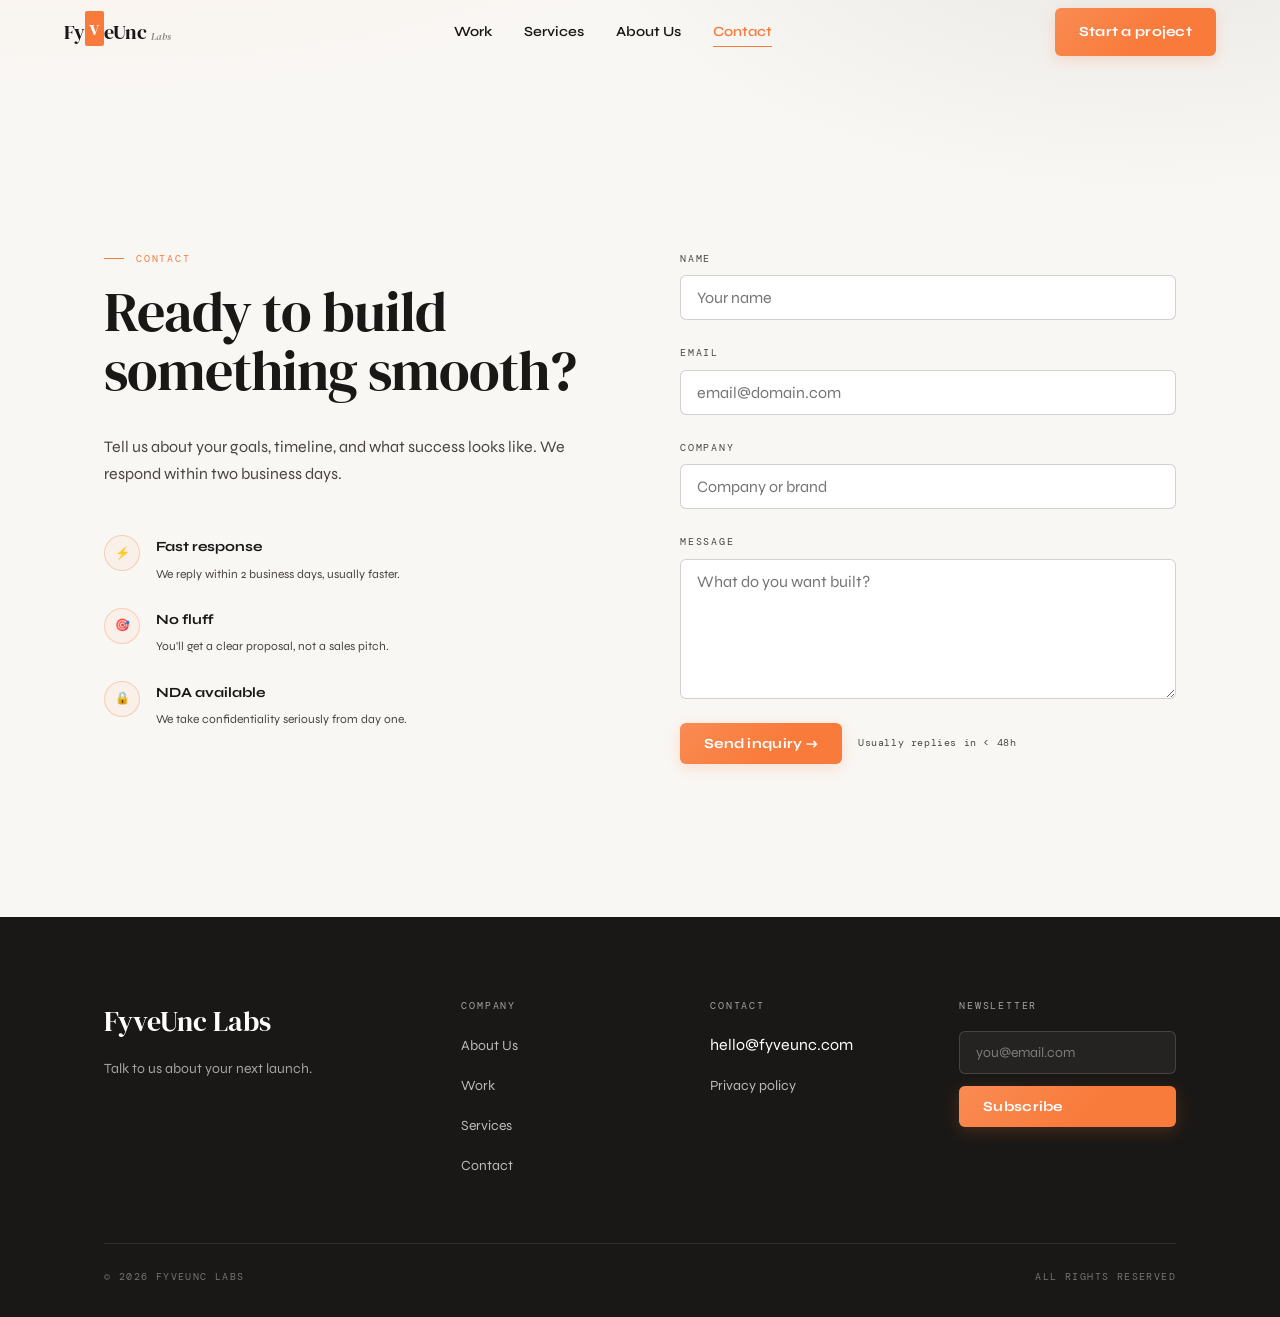
<file: contact.html>
<!doctype html>
<html lang="en">

<head>
    <meta charset="utf-8" />
    <meta name="viewport" content="width=device-width,initial-scale=1" />

    <!-- Primary SEO Metadata -->
    <title>Contact FyveUnc Labs — Start a Tech or Marketing Project</title>
    <meta name="description" content="Get in touch with FyveUnc Labs. Tell us about your software engineering, UI/UX, SEO, or growth marketing project, and receive a proposal within 2 business days." />
    <meta name="robots" content="index, follow" />
    <link rel="canonical" href="https://fyveunc.com/contact.html" />

    <!-- Geo-Optimization (Local SEO) -->
    <meta name="geo.region" content="IN-DL" />
    <meta name="geo.placename" content="New Delhi" />
    <meta name="geo.position" content="28.5457;77.1928" />
    <meta name="ICBM" content="28.5457, 77.1928" />

    <!-- Open Graph / Facebook -->
    <meta property="og:type" content="website" />
    <meta property="og:url" content="https://fyveunc.com/contact.html" />
    <meta property="og:title" content="Contact FyveUnc Labs — Start a Tech or Marketing Project" />
    <meta property="og:description" content="Partner with FyveUnc Labs for software engineering and performance marketing. Let's discuss your project scope, design, and growth goals." />
    <meta property="og:image" content="https://fyveunc.com/og-image.png" />
    <meta property="og:site_name" content="FyveUnc Labs" />

    <!-- Twitter -->
    <meta property="twitter:card" content="summary_large_image" />
    <meta property="twitter:url" content="https://fyveunc.com/contact.html" />
    <meta property="twitter:title" content="Contact FyveUnc Labs — Start a Tech or Marketing Project" />
    <meta property="twitter:description" content="Partner with FyveUnc Labs for software engineering and performance marketing. Let's discuss your project scope, design, and growth goals." />
    <meta property="twitter:image" content="https://fyveunc.com/og-image.png" />

    <!-- Preconnect Fonts -->
    <link rel="preconnect" href="https://fonts.googleapis.com">
    <link rel="preconnect" href="https://fonts.gstatic.com" crossorigin>
    <link href="https://fonts.googleapis.com/css2?family=DM+Serif+Display:ital@0;1&family=Syne:wght@400;600;700&family=DM+Mono:wght@400;500&display=swap" rel="stylesheet">
    <link rel="stylesheet" href="./styles.css">

    <!-- Structured Data (Schema.org JSON-LD) -->
    <script type="application/ld+json">
    {
      "@context": "https://schema.org",
      "@graph": [
        {
          "@type": "ContactPage",
          "@id": "https://fyveunc.com/contact.html#webpage",
          "url": "https://fyveunc.com/contact.html",
          "name": "Contact FyveUnc Labs — Start a Tech or Marketing Project",
          "description": "Get in touch with FyveUnc Labs. Tell us about your web development, design, SEO, or growth marketing goals and we'll reply with a custom proposal in under 48 hours.",
          "isPartOf": {
            "@id": "https://fyveunc.com/#website"
          },
          "mainEntity": {
            "@type": "ContactPoint",
            "telephone": "+919876543210",
            "email": "hello@fyveunc.com",
            "contactType": "customer service",
            "areaServed": "Worldwide",
            "availableLanguage": "English"
          }
        }
      ]
    }
    </script>
</head>

<body>
    <div id="scroll-progress" aria-hidden="true"></div>

    <div class="nav-mobile-overlay" id="mobile-menu" aria-hidden="true">
        <a class="nav-mobile-link" href="./work.html">Work</a>
        <a class="nav-mobile-link" href="./services.html">Services</a>
        <a class="nav-mobile-link" href="./about.html">About Us</a>
        <a class="nav-mobile-link" href="./contact.html">Contact</a>
        <a class="btn-primary" href="./contact.html" style="width:fit-content;margin-top:auto">Start a project →</a>
    </div>

    <nav class="nav scrolled" id="nav">
        <a class="nav-logo" href="./index.html" aria-label="FyveUnc Labs home">
            <span>Fy</span><span class="logo-v">v</span><span>eUnc</span>
            <span class="logo-labs">Labs</span>
        </a>
        <div class="nav-links" aria-label="Primary navigation">
            <a class="nav-link" href="./work.html">Work</a>
            <a class="nav-link" href="./services.html">Services</a>
            <a class="nav-link" href="./about.html">About Us</a>
            <a class="nav-link" href="./contact.html">Contact</a>
        </div>
        <a class="btn-primary nav-cta" href="./contact.html">Start a project</a>
        <button class="nav-hamburger" id="hamburger" aria-label="Open menu" aria-expanded="false" aria-controls="mobile-menu">
            <span class="nav-hamburger-line"></span>
            <span class="nav-hamburger-line"></span>
            <span class="nav-hamburger-line"></span>
        </button>
    </nav>

    <main class="page-standard">
        <section class="section" aria-labelledby="contact-heading">
            <div class="container" data-stagger="80">
                <div style="display:grid;grid-template-columns:1fr 1fr;gap:var(--space-20);align-items:start" class="contact-layout">
                    <div>
                        <p class="eyebrow reveal">Contact</p>
                        <h1 class="section-heading reveal" id="contact-heading">Ready to build something smooth?</h1>
                        <p class="text-body reveal">Tell us about your goals, timeline, and what success looks like. We respond within two business days.</p>

                        <div style="margin-top:var(--space-12);display:grid;gap:var(--space-6)" class="reveal">
                            <div style="display:flex;gap:var(--space-4);align-items:flex-start">
                                <div class="feature-icon" style="flex-shrink:0;margin-bottom:0">⚡</div>
                                <div>
                                    <div style="font-family:var(--font-sans);font-weight:700;font-size:var(--text-base);margin-bottom:4px">Fast response</div>
                                    <p class="text-body" style="font-size:var(--text-sm)">We reply within 2 business days, usually faster.</p>
                                </div>
                            </div>
                            <div style="display:flex;gap:var(--space-4);align-items:flex-start">
                                <div class="feature-icon" style="flex-shrink:0;margin-bottom:0">🎯</div>
                                <div>
                                    <div style="font-family:var(--font-sans);font-weight:700;font-size:var(--text-base);margin-bottom:4px">No fluff</div>
                                    <p class="text-body" style="font-size:var(--text-sm)">You'll get a clear proposal, not a sales pitch.</p>
                                </div>
                            </div>
                            <div style="display:flex;gap:var(--space-4);align-items:flex-start">
                                <div class="feature-icon" style="flex-shrink:0;margin-bottom:0">🔒</div>
                                <div>
                                    <div style="font-family:var(--font-sans);font-weight:700;font-size:var(--text-base);margin-bottom:4px">NDA available</div>
                                    <p class="text-body" style="font-size:var(--text-sm)">We take confidentiality seriously from day one.</p>
                                </div>
                            </div>
                        </div>
                    </div>

                    <div class="reveal">
                        <form class="contact-form" id="contact-form" novalidate style="margin-top:0">
                            <div class="field-row">
                                <label class="field-label" for="contact-name">Name</label>
                                <input id="contact-name" name="name" class="field" placeholder="Your name" autocomplete="name" required />
                            </div>
                            <div class="field-row">
                                <label class="field-label" for="contact-email">Email</label>
                                <input id="contact-email" name="email" type="email" class="field"
                                    placeholder="email@domain.com" autocomplete="email" required />
                            </div>
                            <div class="field-row">
                                <label class="field-label" for="contact-company">Company</label>
                                <input id="contact-company" name="company" class="field" placeholder="Company or brand" autocomplete="organization" />
                            </div>
                            <div class="field-row">
                                <label class="field-label" for="contact-message">Message</label>
                                <textarea id="contact-message" name="message" class="field" rows="5"
                                    placeholder="What do you want built?" required></textarea>
                            </div>
                            <div class="contact-actions">
                                <button class="btn-primary" type="submit" id="contact-submit">Send inquiry →</button>
                                <span style="font-family:var(--font-mono);font-size:var(--text-xs);color:var(--color-ember);letter-spacing:0.06em">Usually replies in &lt; 48h</span>
                            </div>
                        </form>
                    </div>
                </div>
            </div>
        </section>
    </main>

    <footer class="site-footer" aria-label="Site footer">
        <div class="container">
            <div class="footer-grid">
                <div>
                    <div class="footer-brand">FyveUnc Labs</div>
                    <p class="text-body footer-muted">Talk to us about your next launch.</p>
                </div>
                <div>
                    <div class="footer-label">Company</div>
                    <ul class="footer-links">
                        <li><a href="./about.html">About Us</a></li>
                        <li><a href="./work.html">Work</a></li>
                        <li><a href="./services.html">Services</a></li>
                        <li><a href="./contact.html">Contact</a></li>
                    </ul>
                </div>
                <div>
                    <div class="footer-label">Contact</div>
                    <ul class="footer-links">
                        <li>hello@fyveunc.com</li>
                        <li><a href="#">Privacy policy</a></li>
                    </ul>
                </div>
                <div>
                    <div class="footer-label">Newsletter</div>
                    <form class="footer-form" id="newsletter-form" novalidate>
                        <input class="footer-input" type="email" placeholder="you@email.com" aria-label="Email address" id="newsletter-email">
                        <button class="btn-primary" type="submit" id="newsletter-submit">Subscribe</button>
                    </form>
                </div>
            </div>
            <div class="footer-bottom">
                <span>© 2026 FyveUnc Labs</span>
                <span>All rights reserved</span>
            </div>
        </div>
    </footer>

    <script src="./script.js"></script>

    <style>
        @media (max-width: 768px) {
            .contact-layout {
                grid-template-columns: 1fr !important;
            }
        }
    </style>
</body>

</html>
</file>
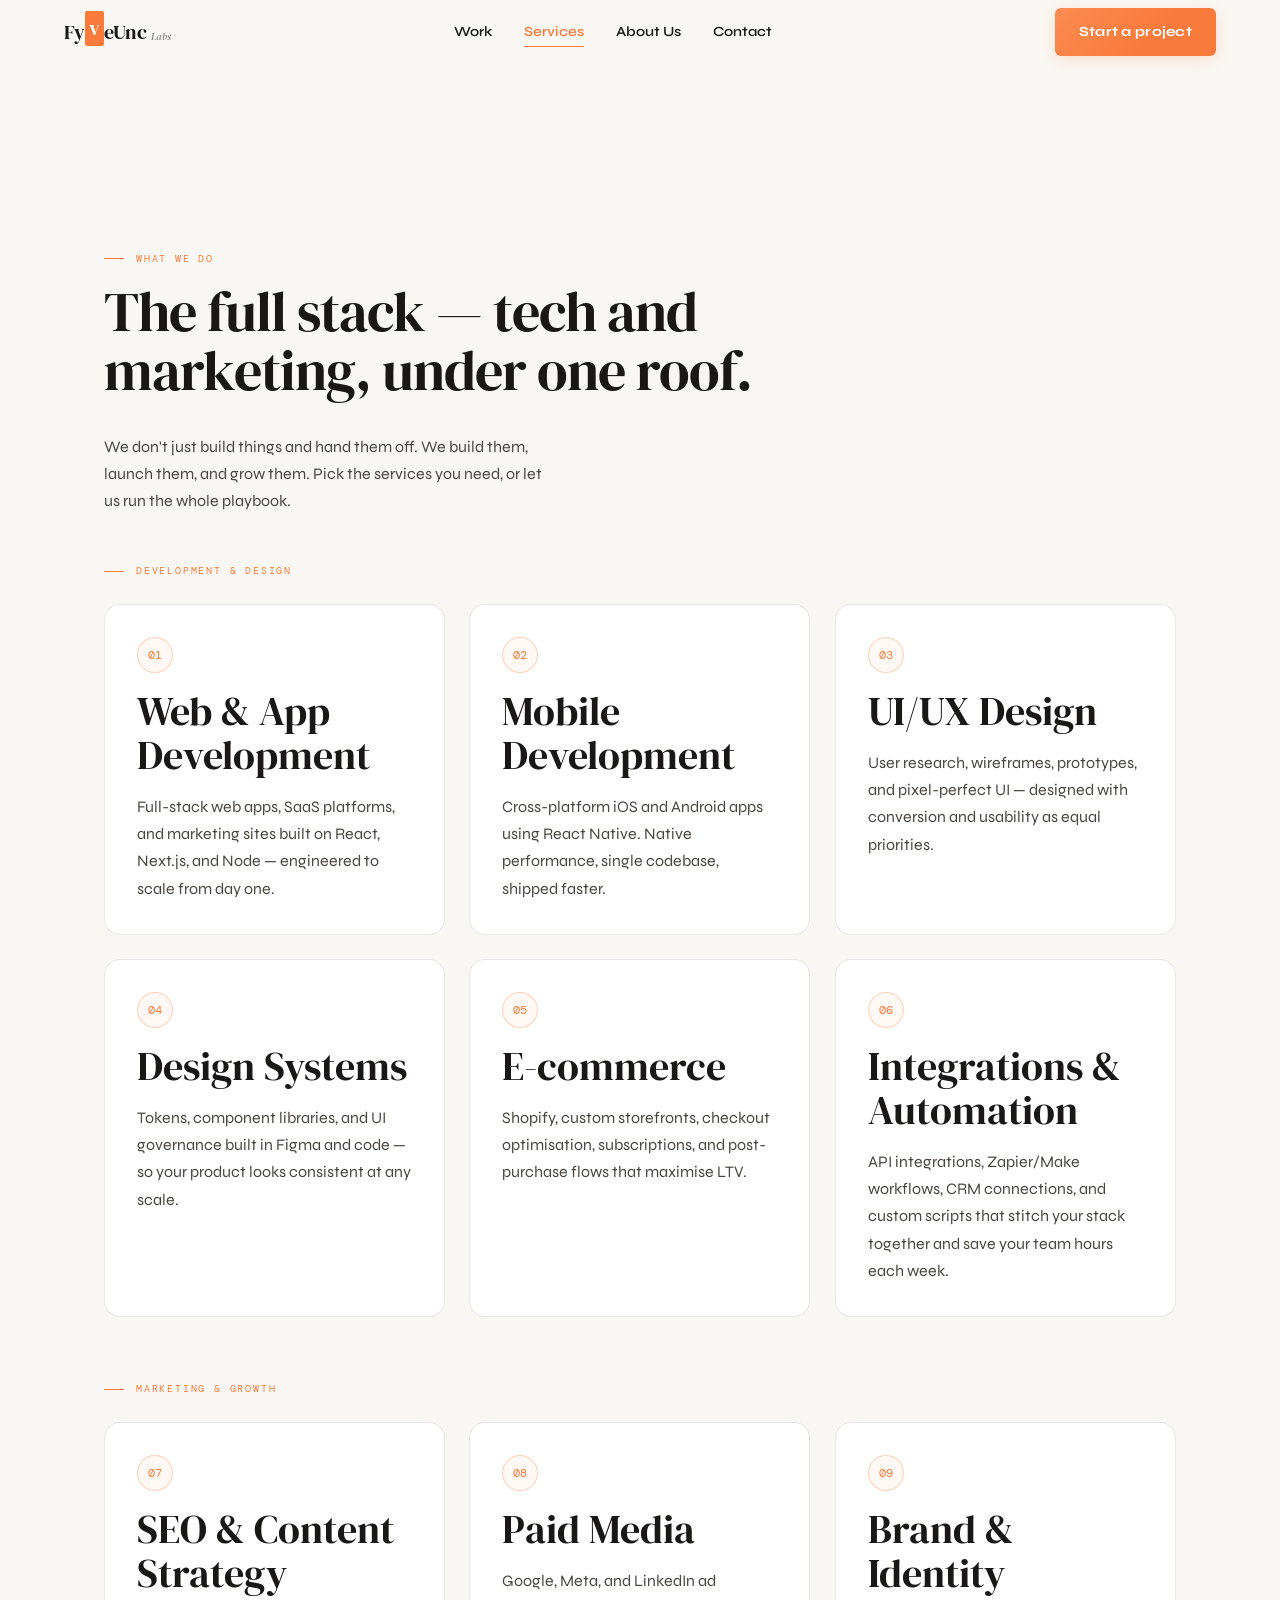
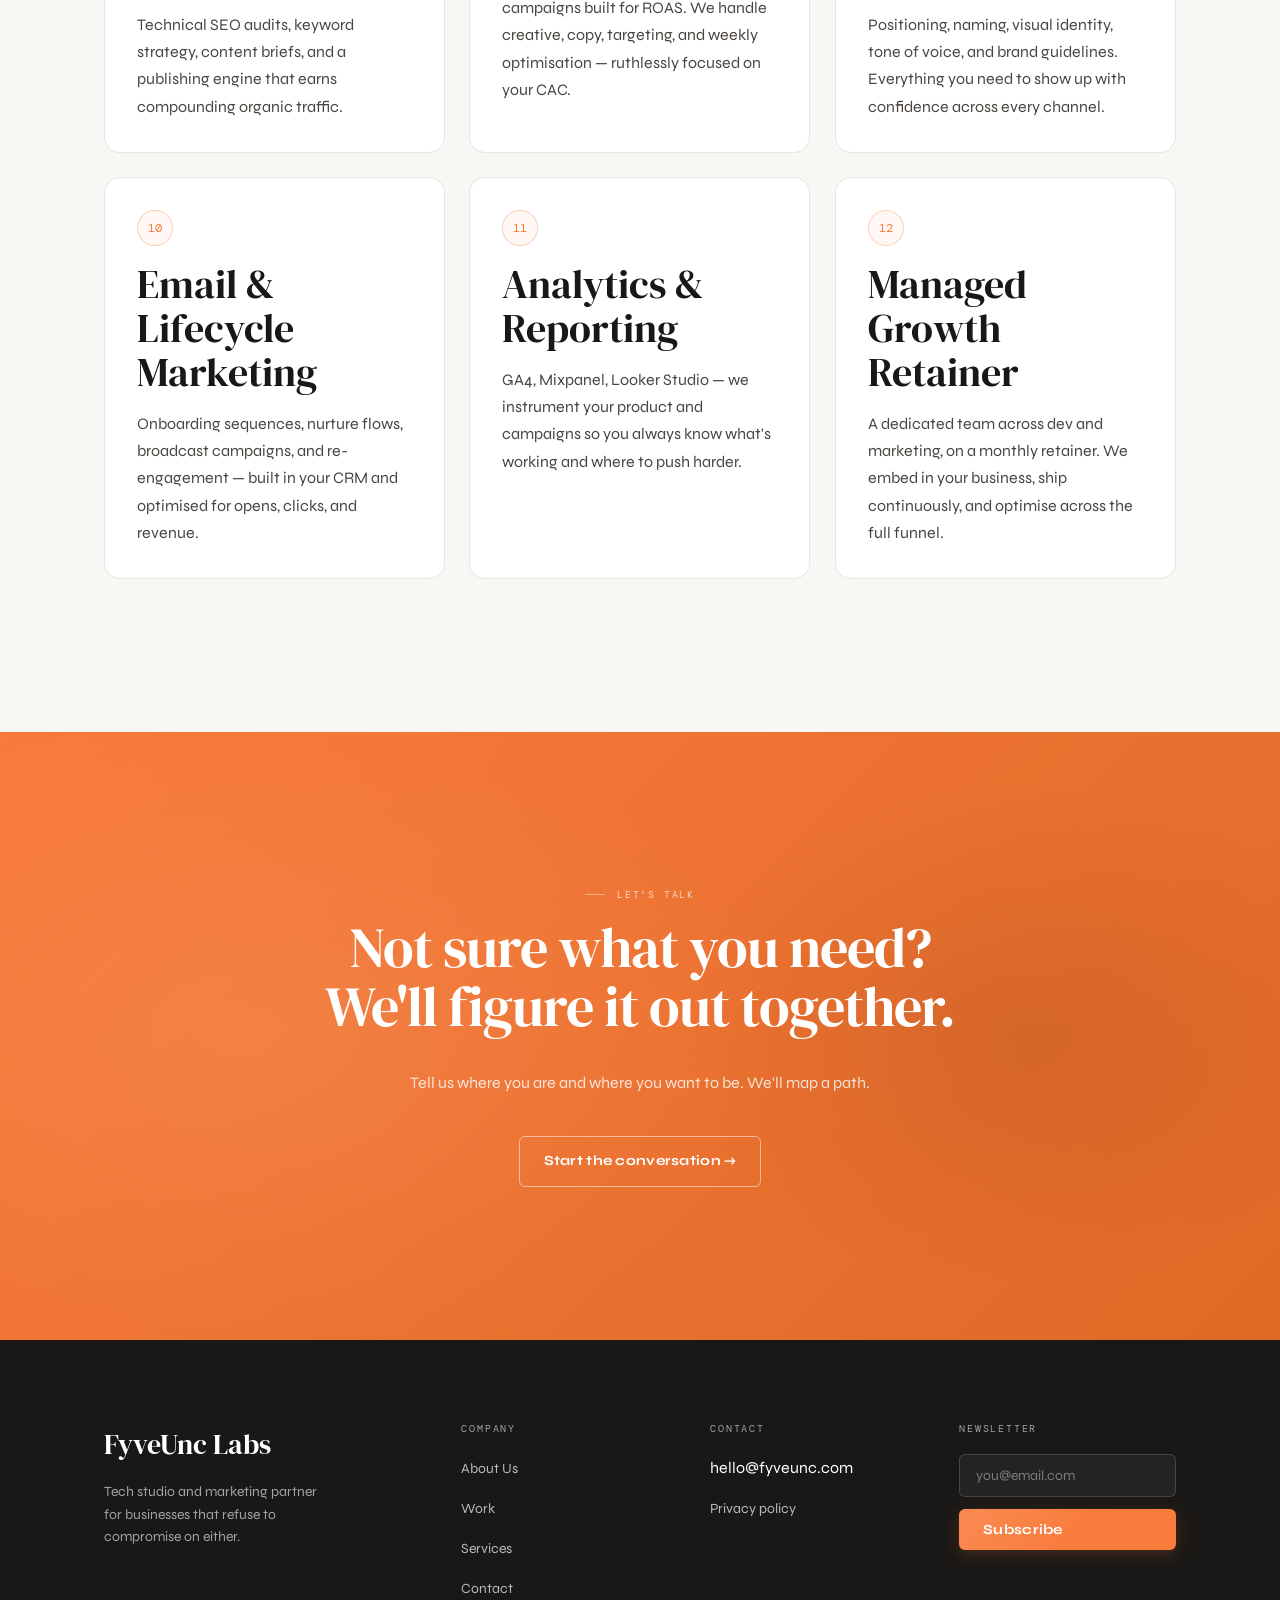
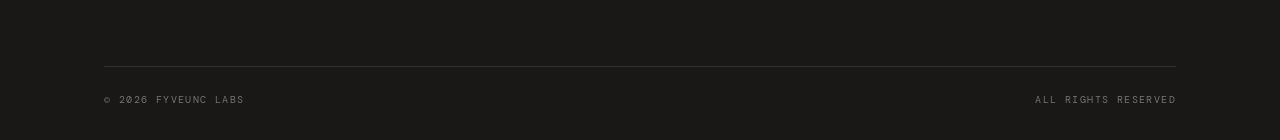
<file: services.html>
<!doctype html>
<html lang="en">

<head>
    <meta charset="utf-8" />
    <meta name="viewport" content="width=device-width,initial-scale=1" />

    <!-- Primary SEO Metadata -->
    <title>Services — FyveUnc Labs | Web Dev, UI/UX, SEO & Paid Media</title>
    <meta name="description" content="Explore FyveUnc Labs services: web and mobile app development (React/Next.js/React Native), UI/UX design systems, technical SEO, Google/Meta paid media, and marketing automation." />
    <meta name="robots" content="index, follow" />
    <link rel="canonical" href="https://fyveunc.com/services.html" />

    <!-- Geo-Optimization (Local SEO) -->
    <meta name="geo.region" content="IN-DL" />
    <meta name="geo.placename" content="New Delhi" />
    <meta name="geo.position" content="28.5457;77.1928" />
    <meta name="ICBM" content="28.5457, 77.1928" />

    <!-- Open Graph / Facebook -->
    <meta property="og:type" content="website" />
    <meta property="og:url" content="https://fyveunc.com/services.html" />
    <meta property="og:title" content="Services — FyveUnc Labs | Web Dev, UI/UX, SEO & Paid Media" />
    <meta property="og:description" content="FyveUnc Labs offers full-stack design, engineering, and marketing services. We build custom software and grow businesses with data-driven strategy and performance marketing." />
    <meta property="og:image" content="https://fyveunc.com/og-image.png" />
    <meta property="og:site_name" content="FyveUnc Labs" />

    <!-- Twitter -->
    <meta property="twitter:card" content="summary_large_image" />
    <meta property="twitter:url" content="https://fyveunc.com/services.html" />
    <meta property="twitter:title" content="Services — FyveUnc Labs | Web Dev, UI/UX, SEO & Paid Media" />
    <meta property="twitter:description" content="FyveUnc Labs offers full-stack design, engineering, and marketing services. We build custom software and grow businesses with data-driven strategy and performance marketing." />
    <meta property="twitter:image" content="https://fyveunc.com/og-image.png" />

    <!-- Preconnect Fonts -->
    <link rel="preconnect" href="https://fonts.googleapis.com">
    <link rel="preconnect" href="https://fonts.gstatic.com" crossorigin>
    <link href="https://fonts.googleapis.com/css2?family=DM+Serif+Display:ital@0;1&family=Syne:wght@400;600;700&family=DM+Mono:wght@400;500&display=swap" rel="stylesheet">
    <link rel="stylesheet" href="./styles.css">

    <!-- Structured Data (Schema.org JSON-LD) -->
    <script type="application/ld+json">
    {
      "@context": "https://schema.org",
      "@graph": [
        {
          "@type": "WebPage",
          "@id": "https://fyveunc.com/services.html#webpage",
          "url": "https://fyveunc.com/services.html",
          "name": "Services — FyveUnc Labs | Web Dev, UI/UX, SEO & Paid Media",
          "description": "Explore our full suite of software development, UI/UX design, search engine optimization, paid advertising, and marketing automation services.",
          "isPartOf": {
            "@id": "https://fyveunc.com/#website"
          }
        },
        {
          "@type": "ItemList",
          "name": "FyveUnc Labs Services List",
          "url": "https://fyveunc.com/services.html",
          "description": "A catalog of technology and marketing services offered by FyveUnc Labs.",
          "itemListElement": [
            {
              "@type": "ListItem",
              "position": 1,
              "item": {
                "@type": "Service",
                "name": "Web & App Development",
                "description": "Full-stack web apps, SaaS platforms, and marketing sites built on modern stacks like React, Next.js, and Node.js."
              }
            },
            {
              "@type": "ListItem",
              "position": 2,
              "item": {
                "@type": "Service",
                "name": "Mobile Development",
                "description": "Cross-platform iOS and Android apps using React Native with native performance."
              }
            },
            {
              "@type": "ListItem",
              "position": 3,
              "item": {
                "@type": "Service",
                "name": "UI/UX Design & Design Systems",
                "description": "User research, high-fidelity wireframes, interactive prototypes, and modular design systems."
              }
            },
            {
              "@type": "ListItem",
              "position": 4,
              "item": {
                "@type": "Service",
                "name": "SEO & Content Strategy",
                "description": "Technical audits, on-page optimization, content calendars, and targeted keyword research for organic growth."
              }
            },
            {
              "@type": "ListItem",
              "position": 5,
              "item": {
                "@type": "Service",
                "name": "Paid Media & Performance",
                "description": "Google Ads, Meta Ads, and LinkedIn Campaign Manager optimization to achieve higher ROAS and lower CAC."
              }
            },
            {
              "@type": "ListItem",
              "position": 6,
              "item": {
                "@type": "Service",
                "name": "Marketing Automation & Analytics",
                "description": "Zapier/Make integration, CRM pipelines, GA4, Mixpanel, and data visualization dashboards."
              }
            }
          ]
        }
      ]
    }
    </script>
</head>

<body>
    <div id="scroll-progress" aria-hidden="true"></div>

    <div class="nav-mobile-overlay" id="mobile-menu" aria-hidden="true">
        <a class="nav-mobile-link" href="./work.html">Work</a>
        <a class="nav-mobile-link" href="./services.html">Services</a>
        <a class="nav-mobile-link" href="./about.html">About Us</a>
        <a class="nav-mobile-link" href="./contact.html">Contact</a>
        <a class="btn-primary" href="./contact.html" style="width:fit-content;margin-top:auto">Start a project →</a>
    </div>

    <nav class="nav scrolled" id="nav">
        <a class="nav-logo" href="./index.html" aria-label="FyveUnc Labs home">
            <span>Fy</span><span class="logo-v">v</span><span>eUnc</span>
            <span class="logo-labs">Labs</span>
        </a>
        <div class="nav-links" aria-label="Primary navigation">
            <a class="nav-link" href="./work.html">Work</a>
            <a class="nav-link" href="./services.html">Services</a>
            <a class="nav-link" href="./about.html">About Us</a>
            <a class="nav-link" href="./contact.html">Contact</a>
        </div>
        <a class="btn-primary nav-cta" href="./contact.html">Start a project</a>
        <button class="nav-hamburger" id="hamburger" aria-label="Open menu" aria-expanded="false" aria-controls="mobile-menu">
            <span class="nav-hamburger-line"></span>
            <span class="nav-hamburger-line"></span>
            <span class="nav-hamburger-line"></span>
        </button>
    </nav>

    <main class="page-standard">
        <section class="section section-canvas" aria-labelledby="services-heading">
            <div class="container" data-stagger="80">
                <p class="eyebrow reveal">What we do</p>
                <h1 class="section-heading reveal" id="services-heading">The full stack — tech and marketing, under one roof.</h1>
                <p class="text-body reveal" style="margin-bottom:var(--space-12);max-width:50ch">We don't just build things and hand them off. We build them, launch them, and grow them. Pick the services you need, or let us run the whole playbook.</p>

                <p class="eyebrow reveal" style="margin-bottom:var(--space-6)">Development & Design</p>
                <div class="grid-3" data-stagger="80" style="margin-bottom:var(--space-16)">
                    <article class="feature-card reveal">
                        <div class="feature-icon">01</div>
                        <h3 class="feature-heading">Web & App Development</h3>
                        <p class="text-body">Full-stack web apps, SaaS platforms, and marketing sites built on React, Next.js, and Node — engineered to scale from day one.</p>
                    </article>
                    <article class="feature-card reveal">
                        <div class="feature-icon">02</div>
                        <h3 class="feature-heading">Mobile Development</h3>
                        <p class="text-body">Cross-platform iOS and Android apps using React Native. Native performance, single codebase, shipped faster.</p>
                    </article>
                    <article class="feature-card reveal">
                        <div class="feature-icon">03</div>
                        <h3 class="feature-heading">UI/UX Design</h3>
                        <p class="text-body">User research, wireframes, prototypes, and pixel-perfect UI — designed with conversion and usability as equal priorities.</p>
                    </article>
                    <article class="feature-card reveal">
                        <div class="feature-icon">04</div>
                        <h3 class="feature-heading">Design Systems</h3>
                        <p class="text-body">Tokens, component libraries, and UI governance built in Figma and code — so your product looks consistent at any scale.</p>
                    </article>
                    <article class="feature-card reveal">
                        <div class="feature-icon">05</div>
                        <h3 class="feature-heading">E-commerce</h3>
                        <p class="text-body">Shopify, custom storefronts, checkout optimisation, subscriptions, and post-purchase flows that maximise LTV.</p>
                    </article>
                    <article class="feature-card reveal">
                        <div class="feature-icon">06</div>
                        <h3 class="feature-heading">Integrations & Automation</h3>
                        <p class="text-body">API integrations, Zapier/Make workflows, CRM connections, and custom scripts that stitch your stack together and save your team hours each week.</p>
                    </article>
                </div>

                <p class="eyebrow reveal" style="margin-bottom:var(--space-6)">Marketing & Growth</p>
                <div class="grid-3" data-stagger="80">
                    <article class="feature-card reveal">
                        <div class="feature-icon">07</div>
                        <h3 class="feature-heading">SEO & Content Strategy</h3>
                        <p class="text-body">Technical SEO audits, keyword strategy, content briefs, and a publishing engine that earns compounding organic traffic.</p>
                    </article>
                    <article class="feature-card reveal">
                        <div class="feature-icon">08</div>
                        <h3 class="feature-heading">Paid Media</h3>
                        <p class="text-body">Google, Meta, and LinkedIn ad campaigns built for ROAS. We handle creative, copy, targeting, and weekly optimisation — ruthlessly focused on your CAC.</p>
                    </article>
                    <article class="feature-card reveal">
                        <div class="feature-icon">09</div>
                        <h3 class="feature-heading">Brand & Identity</h3>
                        <p class="text-body">Positioning, naming, visual identity, tone of voice, and brand guidelines. Everything you need to show up with confidence across every channel.</p>
                    </article>
                    <article class="feature-card reveal">
                        <div class="feature-icon">10</div>
                        <h3 class="feature-heading">Email & Lifecycle Marketing</h3>
                        <p class="text-body">Onboarding sequences, nurture flows, broadcast campaigns, and re-engagement — built in your CRM and optimised for opens, clicks, and revenue.</p>
                    </article>
                    <article class="feature-card reveal">
                        <div class="feature-icon">11</div>
                        <h3 class="feature-heading">Analytics & Reporting</h3>
                        <p class="text-body">GA4, Mixpanel, Looker Studio — we instrument your product and campaigns so you always know what's working and where to push harder.</p>
                    </article>
                    <article class="feature-card reveal">
                        <div class="feature-icon">12</div>
                        <h3 class="feature-heading">Managed Growth Retainer</h3>
                        <p class="text-body">A dedicated team across dev and marketing, on a monthly retainer. We embed in your business, ship continuously, and optimise across the full funnel.</p>
                    </article>
                </div>
            </div>
        </section>

        <section class="section cta-banner" aria-labelledby="services-cta">
            <div class="container" data-stagger="80">
                <p class="eyebrow reveal">Let's talk</p>
                <h2 class="section-heading reveal" id="services-cta">Not sure what you need? We'll figure it out together.</h2>
                <p class="text-body reveal">Tell us where you are and where you want to be. We'll map a path.</p>
                <div class="hero-actions reveal" style="justify-content:center;margin-top:var(--space-10)">
                    <a class="btn-secondary" href="./contact.html">Start the conversation →</a>
                </div>
            </div>
        </section>
    </main>

    <footer class="site-footer" aria-label="Site footer">
        <div class="container">
            <div class="footer-grid">
                <div>
                    <div class="footer-brand">FyveUnc Labs</div>
                    <p class="text-body footer-muted">Tech studio and marketing partner for businesses that refuse to compromise on either.</p>
                </div>
                <div>
                    <div class="footer-label">Company</div>
                    <ul class="footer-links">
                        <li><a href="./about.html">About Us</a></li>
                        <li><a href="./work.html">Work</a></li>
                        <li><a href="./services.html">Services</a></li>
                        <li><a href="./contact.html">Contact</a></li>
                    </ul>
                </div>
                <div>
                    <div class="footer-label">Contact</div>
                    <ul class="footer-links">
                        <li>hello@fyveunc.com</li>
                        <li><a href="#">Privacy policy</a></li>
                    </ul>
                </div>
                <div>
                    <div class="footer-label">Newsletter</div>
                    <form class="footer-form" id="newsletter-form" novalidate>
                        <input class="footer-input" type="email" placeholder="you@email.com" aria-label="Email address" id="newsletter-email">
                        <button class="btn-primary" type="submit" id="newsletter-submit">Subscribe</button>
                    </form>
                </div>
            </div>
            <div class="footer-bottom">
                <span>© 2026 FyveUnc Labs</span>
                <span>All rights reserved</span>
            </div>
        </div>
    </footer>

    <script src="./script.js"></script>
</body>

</html>
</file>
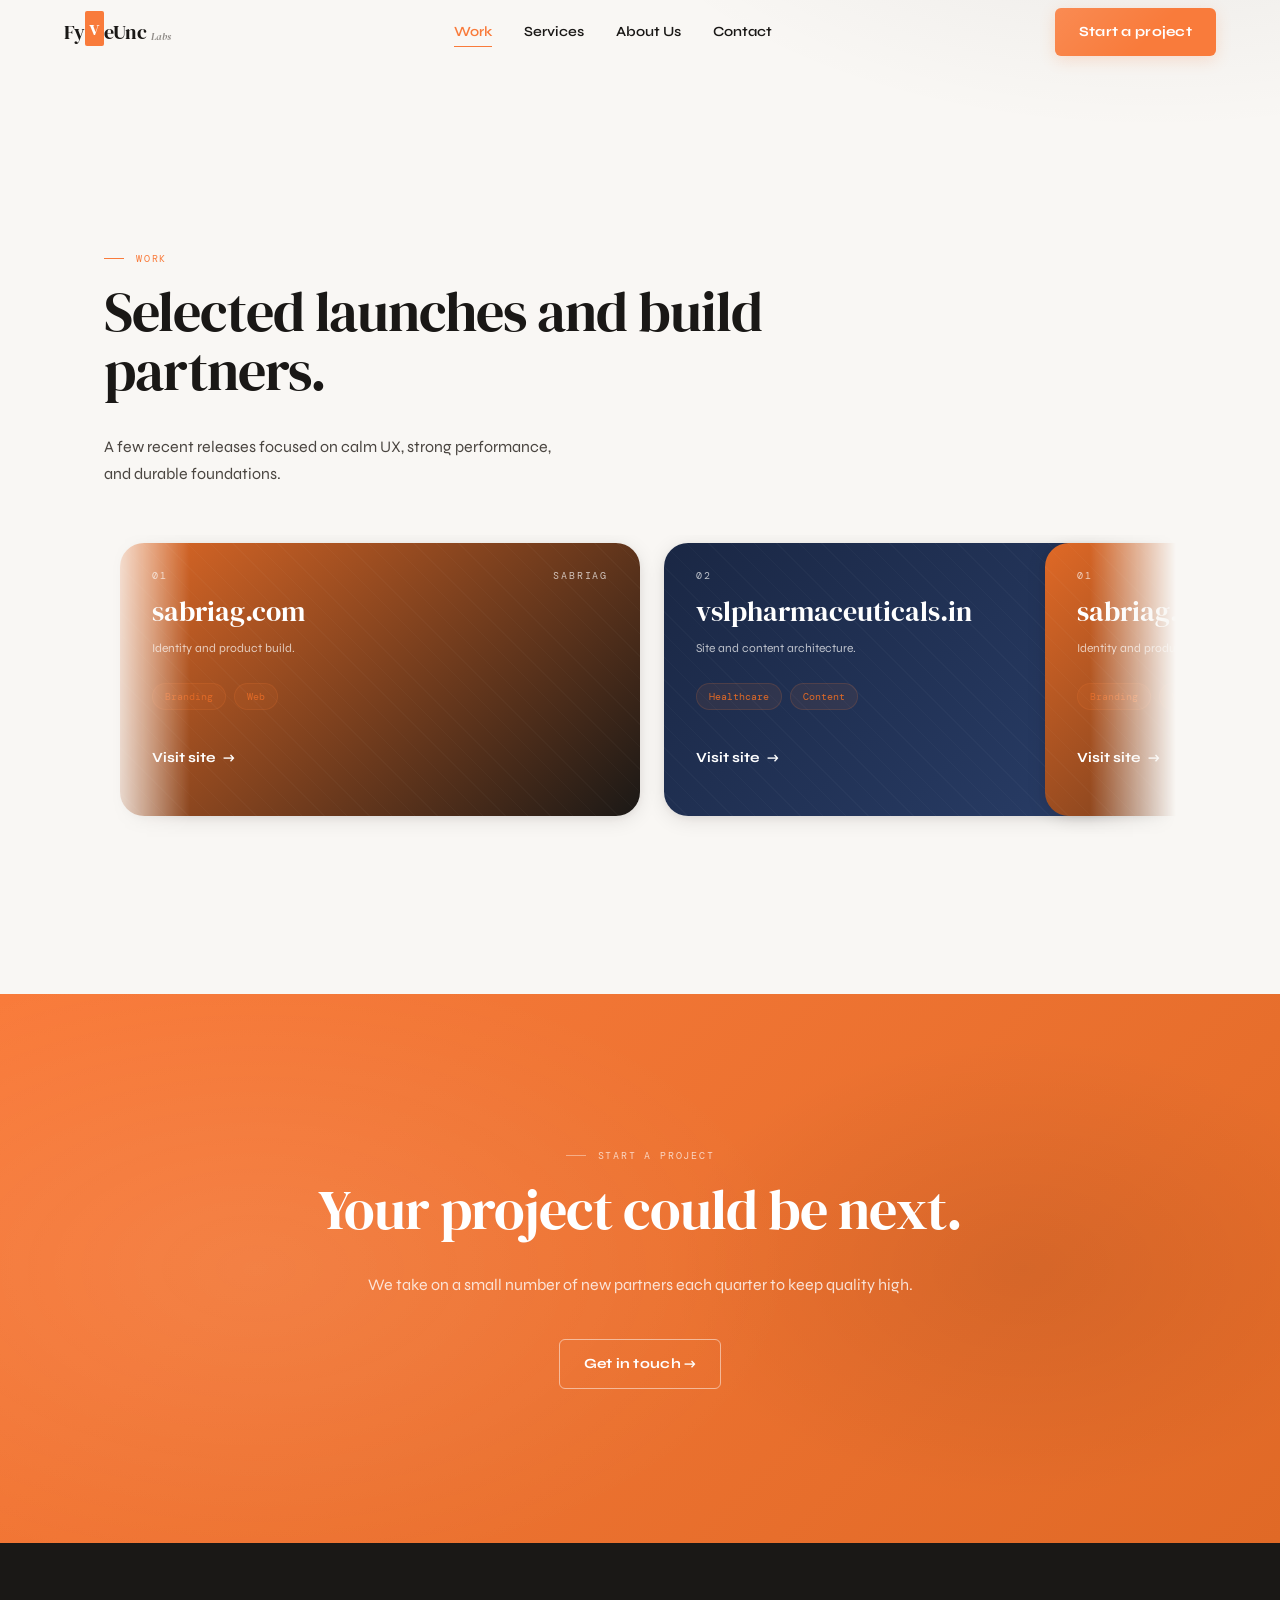
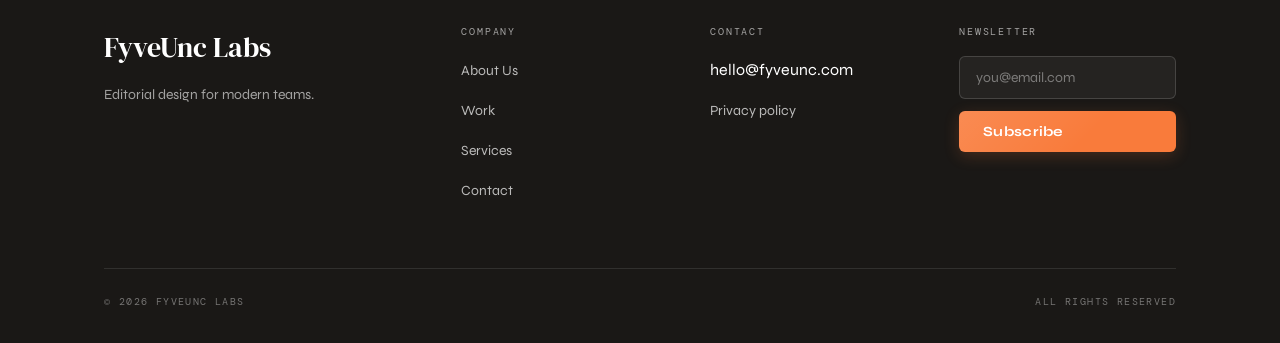
<file: work.html>
<!doctype html>
<html lang="en">

<head>
    <meta charset="utf-8" />
    <meta name="viewport" content="width=device-width,initial-scale=1" />

    <!-- Primary SEO Metadata -->
    <title>Work Portfolio — FyveUnc Labs | Selected Product & SaaS Launches</title>
    <meta name="description" content="Browse selected design and engineering launches by FyveUnc Labs, including brand identity and web development builds for sabriag.com and vslpharmaceuticals.in." />
    <meta name="robots" content="index, follow" />
    <link rel="canonical" href="https://fyveunc.com/work.html" />

    <!-- Geo-Optimization (Local SEO) -->
    <meta name="geo.region" content="IN-DL" />
    <meta name="geo.placename" content="New Delhi" />
    <meta name="geo.position" content="28.5457;77.1928" />
    <meta name="ICBM" content="28.5457, 77.1928" />

    <!-- Open Graph / Facebook -->
    <meta property="og:type" content="website" />
    <meta property="og:url" content="https://fyveunc.com/work.html" />
    <meta property="og:title" content="Work Portfolio — FyveUnc Labs | Selected Product & SaaS Launches" />
    <meta property="og:description" content="Browse selected design and engineering launches by FyveUnc Labs. We design, engineer, and scale custom web applications, SaaS tools, and organic marketing strategies." />
    <meta property="og:image" content="https://fyveunc.com/og-image.png" />
    <meta property="og:site_name" content="FyveUnc Labs" />

    <!-- Twitter -->
    <meta property="twitter:card" content="summary_large_image" />
    <meta property="twitter:url" content="https://fyveunc.com/work.html" />
    <meta property="twitter:title" content="Work Portfolio — FyveUnc Labs | Selected Product & SaaS Launches" />
    <meta property="twitter:description" content="Browse selected design and engineering launches by FyveUnc Labs. We design, engineer, and scale custom web applications, SaaS tools, and organic marketing strategies." />
    <meta property="twitter:image" content="https://fyveunc.com/og-image.png" />

    <!-- Preconnect Fonts -->
    <link rel="preconnect" href="https://fonts.googleapis.com">
    <link rel="preconnect" href="https://fonts.gstatic.com" crossorigin>
    <link href="https://fonts.googleapis.com/css2?family=DM+Serif+Display:ital@0;1&family=Syne:wght@400;600;700&family=DM+Mono:wght@400;500&display=swap" rel="stylesheet">
    <link rel="stylesheet" href="./styles.css">

    <!-- Structured Data (Schema.org JSON-LD) -->
    <script type="application/ld+json">
    {
      "@context": "https://schema.org",
      "@graph": [
        {
          "@type": "CollectionPage",
          "@id": "https://fyveunc.com/work.html#webpage",
          "url": "https://fyveunc.com/work.html",
          "name": "Work Portfolio — FyveUnc Labs | Selected Product & SaaS Launches",
          "description": "Selected launches and build partners from FyveUnc Labs. View our client projects focusing on clean UX, performance, and strategic marketing.",
          "isPartOf": {
            "@id": "https://fyveunc.com/#website"
          },
          "mainEntity": {
            "@type": "ItemList",
            "name": "Selected Case Studies",
            "itemListElement": [
              {
                "@type": "ListItem",
                "position": 1,
                "item": {
                  "@type": "CreativeWork",
                  "name": "sabriag.com",
                  "description": "Brand identity, web design, and product engineering build for sabriag.com.",
                  "url": "https://sabriag.com"
                }
              },
              {
                "@type": "ListItem",
                "position": 2,
                "item": {
                  "@type": "CreativeWork",
                  "name": "vslpharmaceuticals.in",
                  "description": "Website re-design and content/information architecture for VSL Pharmaceuticals.",
                  "url": "https://www.vslpharmaceuticals.in/"
                }
              },
              {
                "@type": "ListItem",
                "position": 3,
                "item": {
                  "@type": "CreativeWork",
                  "name": "Consumer SaaS Brand",
                  "description": "Stealth collaboration for a consumer software-as-a-service (SaaS) brand."
                }
              }
            ]
          }
        }
      ]
    }
    </script>
</head>

<body>
    <div id="scroll-progress" aria-hidden="true"></div>

    <div class="nav-mobile-overlay" id="mobile-menu" aria-hidden="true">
        <a class="nav-mobile-link" href="./work.html">Work</a>
        <a class="nav-mobile-link" href="./services.html">Services</a>
        <a class="nav-mobile-link" href="./about.html">About Us</a>
        <a class="nav-mobile-link" href="./contact.html">Contact</a>
        <a class="btn-primary" href="./contact.html" style="width:fit-content;margin-top:auto">Start a project →</a>
    </div>

    <nav class="nav scrolled" id="nav">
        <a class="nav-logo" href="./index.html" aria-label="FyveUnc Labs home">
            <span>Fy</span><span class="logo-v">v</span><span>eUnc</span>
            <span class="logo-labs">Labs</span>
        </a>
        <div class="nav-links" aria-label="Primary navigation">
            <a class="nav-link" href="./work.html">Work</a>
            <a class="nav-link" href="./services.html">Services</a>
            <a class="nav-link" href="./about.html">About Us</a>
            <a class="nav-link" href="./contact.html">Contact</a>
        </div>
        <a class="btn-primary nav-cta" href="./contact.html">Start a project</a>
        <button class="nav-hamburger" id="hamburger" aria-label="Open menu" aria-expanded="false"
            aria-controls="mobile-menu">
            <span class="nav-hamburger-line"></span>
            <span class="nav-hamburger-line"></span>
            <span class="nav-hamburger-line"></span>
        </button>
    </nav>

    <main class="page-standard">
        <section class="section">
            <div class="container" data-stagger="80">
                <p class="eyebrow reveal">Work</p>
                <h1 class="section-heading reveal">Selected launches and build partners.</h1>
                <p class="text-body reveal" style="margin-bottom:var(--space-12);max-width:50ch">A few recent releases
                    focused on calm UX, strong performance, and durable foundations.</p>

                <div class="work-canvas" aria-label="Work showcase">
                    <div class="canvas-marquee">
                        <div class="canvas-marquee-inner" data-stagger="120">
                            <div class="canvas-track" role="list">
                                <article class="canvas-panel reveal identity" role="listitem">
                                    <div class="canvas-panel-meta">
                                        <span class="canvas-panel-index">01</span>
                                        <span class="canvas-panel-label">sabriag</span>
                                    </div>
                                    <h3 class="canvas-panel-title">sabriag.com</h3>
                                    <p class="canvas-panel-subtitle">Identity and product build.</p>
                                    <div class="mock-tags">
                                        <span class="mock-tag">Branding</span>
                                        <span class="mock-tag">Web</span>
                                    </div>
                                    <a class="feature-link" href="https://sabriag.com" target="_blank"
                                        rel="noreferrer">Visit site</a>
                                </article>
                                <article class="canvas-panel reveal pharma" role="listitem">
                                    <div class="canvas-panel-meta">
                                        <span class="canvas-panel-index">02</span>
                                        <span class="canvas-panel-label">vslpharma</span>
                                    </div>
                                    <h3 class="canvas-panel-title">vslpharmaceuticals.in</h3>
                                    <p class="canvas-panel-subtitle">Site and content architecture.</p>
                                    <div class="mock-tags">
                                        <span class="mock-tag">Healthcare</span>
                                        <span class="mock-tag">Content</span>
                                    </div>
                                    <a class="feature-link" href="https://www.vslpharmaceuticals.in/" target="_blank"
                                        rel="noreferrer">Visit site</a>
                                </article>
                                <article class="canvas-panel reveal stealth" role="listitem">
                                    <div class="canvas-panel-meta">
                                        <span class="canvas-panel-index">03</span>
                                        <span class="canvas-panel-label">stealth</span>
                                    </div>
                                    <h3 class="canvas-panel-title">Upcoming launch</h3>
                                    <p class="canvas-panel-subtitle">Stealth collaboration for a consumer SaaS brand.
                                    </p>
                                    <div class="mock-tags">
                                        <span class="mock-tag">SaaS</span>
                                        <span class="mock-tag">NDA</span>
                                    </div>
                                    <a class="feature-link" href="./contact.html">Learn more</a>
                                </article>
                            </div>
                            <div class="canvas-track" role="list" aria-hidden="true">
                                <article class="canvas-panel identity" role="listitem">
                                    <div class="canvas-panel-meta">
                                        <span class="canvas-panel-index">01</span>
                                        <span class="canvas-panel-label">sabriag</span>
                                    </div>
                                    <h3 class="canvas-panel-title">sabriag.com</h3>
                                    <p class="canvas-panel-subtitle">Identity and product build.</p>
                                    <div class="mock-tags">
                                        <span class="mock-tag">Branding</span>
                                        <span class="mock-tag">Web</span>
                                    </div>
                                    <a class="feature-link" href="https://sabriag.com" target="_blank"
                                        rel="noreferrer">Visit site</a>
                                </article>
                                <article class="canvas-panel pharma" role="listitem">
                                    <div class="canvas-panel-meta">
                                        <span class="canvas-panel-index">02</span>
                                        <span class="canvas-panel-label">vslpharma</span>
                                    </div>
                                    <h3 class="canvas-panel-title">vslpharmaceuticals.in</h3>
                                    <p class="canvas-panel-subtitle">Site and content architecture.</p>
                                    <div class="mock-tags">
                                        <span class="mock-tag">Healthcare</span>
                                        <span class="mock-tag">Content</span>
                                    </div>
                                    <a class="feature-link" href="https://www.vslpharmaceuticals.in/" target="_blank"
                                        rel="noreferrer">Visit site</a>
                                </article>
                                <article class="canvas-panel stealth" role="listitem">
                                    <div class="canvas-panel-meta">
                                        <span class="canvas-panel-index">03</span>
                                        <span class="canvas-panel-label">stealth</span>
                                    </div>
                                    <h3 class="canvas-panel-title">Upcoming launch</h3>
                                    <p class="canvas-panel-subtitle">Stealth collaboration for a consumer SaaS brand.
                                    </p>
                                    <div class="mock-tags">
                                        <span class="mock-tag">SaaS</span>
                                        <span class="mock-tag">NDA</span>
                                    </div>
                                    <a class="feature-link" href="./contact.html">Learn more</a>
                                </article>
                            </div>
                        </div>
                    </div>
                </div>
            </div>
        </section>

        <section class="section cta-banner" aria-labelledby="work-cta">
            <div class="container" data-stagger="80">
                <p class="eyebrow reveal">Start a project</p>
                <h2 class="section-heading reveal" id="work-cta">Your project could be next.</h2>
                <p class="text-body reveal">We take on a small number of new partners each quarter to keep quality high.
                </p>
                <div class="hero-actions reveal" style="justify-content:center;margin-top:var(--space-10)">
                    <a class="btn-secondary" href="./contact.html">Get in touch →</a>
                </div>
            </div>
        </section>
    </main>

    <footer class="site-footer" aria-label="Site footer">
        <div class="container">
            <div class="footer-grid">
                <div>
                    <div class="footer-brand">FyveUnc Labs</div>
                    <p class="text-body footer-muted">Editorial design for modern teams.</p>
                </div>
                <div>
                    <div class="footer-label">Company</div>
                    <ul class="footer-links">
                        <li><a href="./about.html">About Us</a></li>
                        <li><a href="./work.html">Work</a></li>
                        <li><a href="./services.html">Services</a></li>
                        <li><a href="./contact.html">Contact</a></li>
                    </ul>
                </div>
                <div>
                    <div class="footer-label">Contact</div>
                    <ul class="footer-links">
                        <li>hello@fyveunc.com</li>
                        <li><a href="#">Privacy policy</a></li>
                    </ul>
                </div>
                <div>
                    <div class="footer-label">Newsletter</div>
                    <form class="footer-form" id="newsletter-form" novalidate>
                        <input class="footer-input" type="email" placeholder="you@email.com" aria-label="Email address"
                            id="newsletter-email">
                        <button class="btn-primary" type="submit" id="newsletter-submit">Subscribe</button>
                    </form>
                </div>
            </div>
            <div class="footer-bottom">
                <span>© 2026 FyveUnc Labs</span>
                <span>All rights reserved</span>
            </div>
        </div>
    </footer>

    <script src="./script.js"></script>
</body>

</html>
</file>
<file: styles.css>
@import "./tokens.css";

/* ─── Reset & Base ────────────────────────────────────────────────────────── */
*,
*::before,
*::after {
    box-sizing: border-box;
    margin: 0;
    padding: 0;
}

html {
    font-size: var(--text-md);
    scroll-behavior: smooth;
    -webkit-font-smoothing: antialiased;
    -moz-osx-font-smoothing: grayscale;
}

body {
    font-family: var(--font-sans);
    font-size: var(--text-md);
    line-height: 1.75;
    color: var(--color-void);
    background: var(--color-canvas);
    background-image:
        radial-gradient(var(--bg-spot-1-width) var(--bg-spot-1-height) at 10% -20%, var(--color-signal-08), var(--color-transparent) 60%),
        radial-gradient(var(--bg-spot-2-width) var(--bg-spot-2-height) at 90% -10%, var(--color-void-08), var(--color-transparent) 65%);
    overflow-x: hidden;
}

a {
    color: inherit;
    text-decoration: none;
}

img {
    display: block;
    max-width: 100%;
}

ul {
    list-style: none;
}

/* ─── Scroll Progress Bar ─────────────────────────────────────────────────── */
#scroll-progress {
    position: fixed;
    top: 0;
    left: 0;
    height: 2px;
    width: 0%;
    background: var(--color-signal);
    z-index: 200;
    transition: width 0.1s linear;
    border-radius: 0 2px 2px 0;
}

/* ─── Layout ──────────────────────────────────────────────────────────────── */
.container {
    max-width: var(--max-width);
    margin: 0 auto;
    padding: 0 var(--gutter);
}

.section {
    padding: var(--section-gap) 0;
}

.page-standard {
    padding-top: calc(var(--space-16) + var(--space-8));
}

.section-canvas {
    background: var(--color-canvas);
}

.section-dark {
    background: var(--color-void);
    color: var(--color-white);
}

.section-dark .section-heading {
    color: var(--color-white);
}

.section-dark .eyebrow {
    color: var(--color-signal);
}

.section-dark .text-body {
    color: var(--color-white-70);
}

/* ─── Typography ──────────────────────────────────────────────────────────── */
.eyebrow {
    font-family: var(--font-mono);
    font-size: var(--text-xs);
    letter-spacing: var(--tracking-wide);
    text-transform: uppercase;
    color: var(--color-signal);
    margin-bottom: var(--space-4);
    display: flex;
    align-items: center;
    gap: var(--space-3);
}

.eyebrow::before {
    content: '';
    display: block;
    width: 20px;
    height: 1px;
    background: currentColor;
    flex-shrink: 0;
}

.section-heading {
    font-family: var(--font-display);
    font-size: var(--text-3xl);
    font-weight: 400;
    letter-spacing: var(--tracking-tight);
    line-height: 1.05;
    color: var(--color-void);
    max-width: var(--max-width-text);
    margin-bottom: var(--space-8);
}

.text-body {
    font-family: var(--font-sans);
    font-size: var(--text-md);
    color: var(--color-ember);
    line-height: 1.7;
}

/* ─── Navigation ──────────────────────────────────────────────────────────── */
.nav {
    position: fixed;
    top: 0;
    left: 0;
    right: 0;
    height: var(--space-16);
    display: flex;
    align-items: center;
    justify-content: space-between;
    padding: 0 var(--gutter);
    z-index: 100;
    background: var(--color-transparent);
    transition:
        background var(--duration-slow) ease,
        border-color var(--duration-slow) ease,
        box-shadow var(--duration-slow) ease;
}

.nav.scrolled {
    background: var(--color-canvas-95);
    backdrop-filter: blur(var(--blur-md));
    -webkit-backdrop-filter: blur(var(--blur-md));
    border-bottom: var(--border-thin) solid var(--color-rule);
    box-shadow: 0 1px 20px rgba(26, 24, 22, 0.05);
}

.nav-logo {
    font-family: var(--font-display);
    font-size: var(--text-lg);
    color: var(--color-void);
    text-decoration: none;
    display: flex;
    align-items: flex-end;
    gap: 0;
    transition: opacity var(--duration-base) ease;
}

.nav-logo:hover {
    opacity: 0.8;
}

.logo-v {
    background: var(--color-signal);
    color: var(--color-white);
    padding: 0 var(--space-1);
    position: relative;
    top: calc(-1 * var(--space-1));
    border-radius: 2px;
    transition: background var(--duration-base) ease;
}

.nav-logo:hover .logo-v {
    background: var(--color-signal-dark);
}

.logo-labs {
    font-style: italic;
    font-size: var(--text-xs);
    color: var(--color-ember);
    margin-left: var(--space-1);
    margin-bottom: var(--space-1);
    opacity: 0.6;
}

.nav-links {
    display: flex;
    gap: var(--space-8);
    list-style: none;
    align-items: center;
}

.nav-link {
    font-family: var(--font-sans);
    font-size: var(--text-base);
    font-weight: 600;
    color: var(--color-void);
    transition: color var(--duration-base) ease;
    position: relative;
}

.nav-link::after {
    content: '';
    position: absolute;
    bottom: -3px;
    left: 0;
    right: 0;
    height: 1.5px;
    background: var(--color-signal);
    transform: scaleX(0);
    transform-origin: left;
    transition: transform var(--duration-base) var(--ease-out-expo);
}

.nav-link:hover::after,
.nav-link.active::after {
    transform: scaleX(1);
}

.nav-link:hover,
.nav-link.active {
    color: var(--color-signal);
}

/* Theme: hero (white text on dark) */
.theme-hero .nav-logo,
.theme-hero .nav-link {
    color: var(--color-white);
}

.theme-hero .logo-labs {
    color: var(--color-white-60);
}

.theme-hero .nav-cta {
    background: var(--color-white);
    color: var(--color-void);
}

.theme-hero .nav-cta:hover {
    background: var(--color-glow);
    transform: translateY(-1px);
    box-shadow: var(--shadow-sm);
}

.theme-hero .nav.scrolled .nav-logo,
.theme-hero .nav.scrolled .nav-link {
    color: var(--color-void);
}

.theme-hero .nav.scrolled .logo-labs {
    color: var(--color-ember);
}

.theme-hero .nav.scrolled .nav-cta {
    background: var(--color-signal);
    color: var(--color-white);
}

/* Mobile hamburger */
.nav-hamburger {
    display: none;
    flex-direction: column;
    justify-content: center;
    gap: 5px;
    width: 32px;
    height: 32px;
    cursor: pointer;
    background: none;
    border: none;
    padding: 4px;
    border-radius: var(--radius-md);
    transition: background var(--duration-fast) ease;
}

.nav-hamburger:hover {
    background: var(--color-void-05);
}

.nav-hamburger-line {
    display: block;
    height: 1.5px;
    background: currentColor;
    border-radius: 2px;
    transition: transform var(--duration-base) var(--ease-out-expo), opacity var(--duration-base) ease, width var(--duration-base) ease;
    transform-origin: left;
}

.nav-hamburger-line:nth-child(3) {
    width: 65%;
}

.nav.menu-open .nav-hamburger-line:nth-child(1) {
    transform: rotate(45deg) translate(1px, -1px);
}

.nav.menu-open .nav-hamburger-line:nth-child(2) {
    opacity: 0;
    transform: scaleX(0);
}

.nav.menu-open .nav-hamburger-line:nth-child(3) {
    width: 100%;
    transform: rotate(-45deg) translate(1px, 1px);
}

.nav-mobile-overlay {
    display: none;
    position: fixed;
    inset: 0;
    background: var(--color-void);
    color: var(--color-white);
    z-index: 99;
    flex-direction: column;
    padding: calc(var(--space-16) + var(--space-8)) var(--gutter) var(--space-16);
    gap: var(--space-8);
    transform: translateX(100%);
    transition: transform var(--duration-slow) var(--ease-out-expo);
}

.nav-mobile-overlay.active {
    transform: translateX(0);
}

.nav-mobile-link {
    font-family: var(--font-display);
    font-size: var(--text-2xl);
    font-weight: 400;
    color: var(--color-white);
    transition: color var(--duration-base) ease;
    border-bottom: 1px solid var(--color-white-10);
    padding-bottom: var(--space-6);
}

.nav-mobile-link:hover {
    color: var(--color-signal);
}

/* ─── Buttons ─────────────────────────────────────────────────────────────── */
.btn-primary,
.btn-secondary,
.btn-ghost {
    display: inline-flex;
    align-items: center;
    gap: var(--space-2);
    font-family: var(--font-sans);
    font-size: var(--text-base);
    font-weight: 700;
    letter-spacing: var(--tracking-small);
    padding: var(--space-3) var(--space-6);
    border-radius: var(--radius-md);
    border: none;
    cursor: pointer;
    text-decoration: none;
    transition:
        background var(--duration-base) ease,
        transform var(--duration-fast) var(--ease-spring),
        color var(--duration-base) ease,
        border-color var(--duration-base) ease,
        box-shadow var(--duration-base) ease;
    position: relative;
    overflow: hidden;
}

.btn-primary {
    background: var(--color-signal);
    color: var(--color-white);
    box-shadow: var(--shadow-signal-sm);
}

.btn-primary::after {
    content: '';
    position: absolute;
    inset: 0;
    background: linear-gradient(135deg, rgba(255, 255, 255, 0.12) 0%, transparent 60%);
    pointer-events: none;
}

.btn-primary:hover {
    background: var(--color-signal-dark);
    transform: translateY(-2px);
    box-shadow: var(--shadow-signal);
}

.btn-primary:active {
    transform: translateY(0);
    box-shadow: var(--shadow-signal-sm);
}

.btn-secondary {
    background: var(--color-transparent);
    color: var(--color-void);
    border: var(--border-medium) solid var(--color-void);
}

.btn-secondary:hover {
    border-color: var(--color-signal);
    color: var(--color-signal);
    transform: translateY(-2px);
    box-shadow: var(--shadow-sm);
}

.btn-secondary:active {
    transform: translateY(0);
}

.btn-ghost {
    background: var(--color-transparent);
    color: var(--color-signal);
    border: var(--border-medium) solid var(--color-signal);
}

.btn-ghost:hover {
    background: var(--color-signal-08);
    transform: translateY(-2px);
}

/* ─── Hero ────────────────────────────────────────────────────────────────── */
.hero-section {
    background: var(--color-void);
    color: var(--color-white);
    min-height: 100vh;
    padding-top: calc(var(--space-20) + var(--space-20));
    position: relative;
    overflow: hidden;
}

/* Animated grain texture */
.hero-section::before {
    content: '';
    position: absolute;
    inset: -200%;
    background-image: url("data:image/svg+xml,%3Csvg viewBox='0 0 256 256' xmlns='http://www.w3.org/2000/svg'%3E%3Cfilter id='noise'%3E%3CfeTurbulence type='fractalNoise' baseFrequency='0.9' numOctaves='4' stitchTiles='stitch'/%3E%3C/filter%3E%3Crect width='100%25' height='100%25' filter='url(%23noise)' opacity='0.03'/%3E%3C/svg%3E");
    pointer-events: none;
    opacity: 0.5;
    z-index: 0;
}

/* Hero glow orbs */
.hero-section::after {
    content: '';
    position: absolute;
    top: -20%;
    right: -5%;
    width: 60vw;
    height: 60vw;
    max-width: 700px;
    max-height: 700px;
    border-radius: 50%;
    background: radial-gradient(circle at center, var(--color-signal-15) 0%, transparent 70%);
    pointer-events: none;
    z-index: 0;
    animation: heroGlowPulse 8s ease-in-out infinite;
}

@keyframes heroGlowPulse {

    0%,
    100% {
        opacity: 0.6;
        transform: scale(1);
    }

    50% {
        opacity: 1;
        transform: scale(1.08);
    }
}

.hero-center {
    display: flex;
    flex-direction: column;
    align-items: center;
    text-align: center;
    position: relative;
    z-index: 1;
}

.hero-center .hero-copy {
    max-width: 720px;
}

.hero-center .hero-subtext {
    margin-left: auto;
    margin-right: auto;
}

.hero-center .hero-actions {
    justify-content: center;
}

.hero-center .eyebrow {
    justify-content: center;
}

.hero-center .eyebrow::before {
    display: none;
}

.hero-eyebrow {
    color: var(--color-signal);
}

.hero-title {
    font-family: var(--font-display);
    font-size: var(--text-hero);
    font-weight: 400;
    line-height: 1.0;
    letter-spacing: var(--tracking-tighter);
    margin-bottom: var(--space-4);
}

.hero-subtext {
    font-family: var(--font-sans);
    font-size: var(--text-md);
    color: var(--color-white-70);
    margin-top: var(--space-4);
    max-width: 40ch;
    line-height: 1.7;
}

.hero-actions {
    margin-top: var(--space-8);
    display: flex;
    gap: var(--space-4);
    flex-wrap: wrap;
    align-items: center;
}

/* White secondary button on dark bg */
.hero-section .btn-secondary,
.section-dark .btn-secondary {
    color: var(--color-white);
    border-color: var(--color-white-30);
}

.hero-section .btn-secondary:hover,
.section-dark .btn-secondary:hover {
    border-color: var(--color-white);
    color: var(--color-white);
    background: var(--color-white-08);
}

/* Hero visual panel */
.hero-visual {
    background: var(--color-white-05);
    border: var(--border-thin) solid var(--color-white-12);
    border-radius: var(--radius-2xl);
    padding: var(--space-8);
    position: relative;
    overflow: hidden;
    backdrop-filter: blur(var(--blur-sm));
    box-shadow: 0 32px 80px rgba(0, 0, 0, 0.3), inset 0 1px 0 var(--color-white-10);
}

.hero-visual::after {
    content: "";
    position: absolute;
    inset: 0;
    background: radial-gradient(circle at top right, var(--color-signal-20), var(--color-transparent) 55%);
    pointer-events: none;
}

.hero-metrics {
    display: grid;
    grid-template-columns: repeat(2, minmax(0, 1fr));
    gap: var(--space-4);
    position: relative;
    z-index: 1;
}

.hero-metric {
    padding: var(--space-6);
    border-radius: var(--radius-xl);
    background: var(--color-white-05);
    border: var(--border-thin) solid var(--color-white-10);
    transition: background var(--duration-base) ease, border-color var(--duration-base) ease;
    cursor: default;
}

.hero-metric:hover {
    background: var(--color-white-08);
    border-color: var(--color-white-20);
}

.hero-metric-value {
    font-family: var(--font-display);
    font-size: var(--text-2xl);
    margin-bottom: var(--space-2);
    background: linear-gradient(135deg, #fff 50%, var(--color-signal-light));
    -webkit-background-clip: text;
    -webkit-text-fill-color: transparent;
    background-clip: text;
}

.hero-metric-label {
    font-family: var(--font-mono);
    font-size: var(--text-xs);
    letter-spacing: var(--tracking-wide);
    text-transform: uppercase;
    color: var(--color-white-60);
}

/* Live indicator dot */
.hero-live {
    display: flex;
    align-items: center;
    gap: var(--space-2);
    font-family: var(--font-mono);
    font-size: var(--text-xs);
    letter-spacing: var(--tracking-medium);
    text-transform: uppercase;
    color: var(--color-white-60);
    margin-bottom: var(--space-6);
    position: relative;
    z-index: 1;
}

.hero-live-dot {
    width: 6px;
    height: 6px;
    border-radius: 50%;
    background: #4ade80;
    box-shadow: 0 0 0 0 rgba(74, 222, 128, 0.4);
    animation: livePulse 2s ease-out infinite;
}

@keyframes livePulse {
    0% {
        box-shadow: 0 0 0 0 rgba(74, 222, 128, 0.4);
    }

    70% {
        box-shadow: 0 0 0 8px rgba(74, 222, 128, 0);
    }

    100% {
        box-shadow: 0 0 0 0 rgba(74, 222, 128, 0);
    }
}

/* ─── Social Proof Bar ────────────────────────────────────────────────────── */
.social-proof-bar {
    background: var(--color-void);
    color: var(--color-white);
    display: flex;
    align-items: center;
    justify-content: center;
    padding: var(--space-5) 0;
    border-top: var(--border-thin) solid var(--color-white-08);
    overflow: hidden;
}

.social-proof-track {
    display: flex;
    gap: var(--space-12);
    font-family: var(--font-mono);
    font-size: var(--text-sm);
    text-transform: uppercase;
    letter-spacing: var(--tracking-medium);
    color: var(--color-white-60);
    animation: marqueeTick 30s linear infinite;
    white-space: nowrap;
    flex-shrink: 0;
}

.social-proof-track span {
    display: inline-flex;
    align-items: center;
    gap: var(--space-3);
}

.social-proof-track span::before {
    content: '✦';
    color: var(--color-signal);
    font-size: 8px;
}

@keyframes marqueeTick {
    from {
        transform: translateX(0);
    }

    to {
        transform: translateX(-50%);
    }
}

/* ─── Feature Rows ────────────────────────────────────────────────────────── */
.grid-2 {
    display: grid;
    grid-template-columns: repeat(2, 1fr);
    gap: var(--space-8);
}

.grid-3 {
    display: grid;
    grid-template-columns: repeat(3, 1fr);
    gap: var(--space-6);
}

.grid-feature {
    display: grid;
    grid-template-columns: 3fr 2fr;
    gap: var(--space-16);
    align-items: center;
}

.feature-row {
    margin-top: var(--space-16);
    padding-top: var(--space-16);
    border-top: var(--border-thin) solid var(--color-rule);
}

.feature-row:first-of-type {
    margin-top: var(--space-12);
    padding-top: 0;
    border-top: none;
}

.feature-row.reverse .feature-copy {
    order: 2;
}

.feature-row.reverse .feature-visual {
    order: 1;
}

.feature-heading {
    font-family: var(--font-display);
    font-size: var(--text-2xl);
    font-weight: 400;
    line-height: 1.1;
    margin-bottom: var(--space-4);
}

.feature-link {
    display: inline-flex;
    align-items: center;
    gap: var(--space-2);
    margin-top: var(--space-6);
    font-family: var(--font-sans);
    font-size: var(--text-base);
    font-weight: 700;
    color: var(--color-signal);
    transition: gap var(--duration-base) var(--ease-spring);
    position: relative;
}

.feature-link::after {
    content: '→';
    transition: transform var(--duration-base) var(--ease-spring);
    display: inline-block;
}

.feature-link:hover {
    gap: var(--space-3);
}

.feature-link:hover::after {
    transform: translateX(4px);
}

/* Feature visual panels — now with real content feel */
.feature-visual {
    background: var(--color-canvas);
    border: var(--border-thin) solid var(--color-rule);
    border-radius: var(--radius-2xl);
    padding: var(--space-8);
    min-height: 280px;
    display: flex;
    align-items: stretch;
    justify-content: center;
    overflow: hidden;
    position: relative;
    box-shadow: var(--shadow-sm);
    transition: box-shadow var(--duration-slow) ease, transform var(--duration-slow) ease;
}

.feature-visual:hover {
    box-shadow: var(--shadow-lg);
    transform: translateY(-4px);
}

/* Visual content for each feature panel */
.feature-visual-inner {
    width: 100%;
    display: flex;
    flex-direction: column;
    gap: var(--space-3);
    position: relative;
    z-index: 1;
}

/* Mock UI card row */
.mock-ui-bar {
    height: 10px;
    border-radius: var(--radius-pill);
    background: var(--color-rule);
}

.mock-ui-bar.accent {
    background: linear-gradient(90deg, var(--color-signal), var(--color-signal-light));
    width: 60%;
}

.mock-ui-bar.short {
    width: 40%;
}

.mock-ui-bar.medium {
    width: 75%;
}

.mock-ui-bar.long {
    width: 90%;
}

.mock-ui-header {
    display: flex;
    gap: var(--space-2);
    margin-bottom: var(--space-4);
}

.mock-ui-dot {
    width: 8px;
    height: 8px;
    border-radius: 50%;
    background: var(--color-rule-strong);
}

.mock-ui-dot:nth-child(1) {
    background: #FF5F57;
}

.mock-ui-dot:nth-child(2) {
    background: #FFBD2E;
}

.mock-ui-dot:nth-child(3) {
    background: #28C840;
}

.mock-chart {
    display: flex;
    align-items: flex-end;
    gap: var(--space-2);
    height: 80px;
    margin-top: auto;
}

.mock-chart-bar {
    flex: 1;
    border-radius: var(--radius-sm) var(--radius-sm) 0 0;
    background: var(--color-rule);
    transition: height 0.4s var(--ease-out-expo);
}

.mock-chart-bar.active {
    background: linear-gradient(180deg, var(--color-signal), var(--color-signal-dark));
}

.mock-stat-row {
    display: flex;
    justify-content: space-between;
    align-items: center;
    padding: var(--space-3) var(--space-4);
    background: var(--color-white);
    border-radius: var(--radius-lg);
    border: var(--border-thin) solid var(--color-rule);
}

.mock-stat-label {
    font-family: var(--font-mono);
    font-size: var(--text-xs);
    color: var(--color-ember);
    letter-spacing: 0.08em;
    text-transform: uppercase;
}

.mock-stat-value {
    font-family: var(--font-display);
    font-size: var(--text-lg);
    color: var(--color-void);
}

.mock-tag {
    display: inline-flex;
    align-items: center;
    gap: var(--space-2);
    padding: var(--space-1) var(--space-3);
    border-radius: var(--radius-pill);
    font-family: var(--font-mono);
    font-size: var(--text-xs);
    background: var(--color-signal-08);
    color: var(--color-signal-dark);
    border: var(--border-thin) solid var(--color-signal-15);
}

.mock-tags {
    display: flex;
    flex-wrap: wrap;
    gap: var(--space-2);
    margin-top: var(--space-3);
}

.mock-flow {
    display: flex;
    flex-direction: column;
    gap: var(--space-3);
}

.mock-flow-step {
    display: flex;
    align-items: center;
    gap: var(--space-3);
    padding: var(--space-3) var(--space-4);
    background: var(--color-white);
    border-radius: var(--radius-lg);
    border: var(--border-thin) solid var(--color-rule);
}

.mock-flow-num {
    width: 22px;
    height: 22px;
    border-radius: 50%;
    background: var(--color-void);
    color: var(--color-white);
    display: flex;
    align-items: center;
    justify-content: center;
    font-family: var(--font-mono);
    font-size: 9px;
    flex-shrink: 0;
}

.mock-flow-step.done .mock-flow-num {
    background: var(--color-signal);
}

.mock-flow-text {
    font-family: var(--font-sans);
    font-size: var(--text-sm);
    color: var(--color-ember);
}

/* ─── Feature Cards ───────────────────────────────────────────────────────── */
.feature-card {
    background: var(--color-white);
    border: var(--border-thin) solid var(--color-rule);
    border-radius: var(--radius-xl);
    padding: var(--space-8);
    position: relative;
    overflow: hidden;
    transition:
        border-color 0.3s ease,
        box-shadow 0.3s ease;
    cursor: default;
    will-change: transform;
    /* tilt driven by JS */
    transform: perspective(900px) rotateX(var(--tilt-x, 0deg)) rotateY(var(--tilt-y, 0deg)) translateZ(0);
}

.feature-card:hover {
    border-color: var(--color-signal-30);
    box-shadow: var(--shadow-md), 0 0 0 1px var(--color-signal-15);
}

/* Accent left stripe */
.feature-card::before {
    content: "";
    position: absolute;
    left: 0;
    top: 0;
    bottom: 0;
    width: var(--border-accent);
    background: linear-gradient(180deg, var(--color-signal), var(--color-signal-dark));
    transform: scaleY(0);
    transition: transform var(--duration-slow) var(--ease-out-expo);
    transform-origin: bottom;
    border-radius: 0 2px 2px 0;
    z-index: 1;
}

.feature-card:hover::before {
    transform: scaleY(1);
}

/* Mouse-tracking spotlight */
.feature-card::after {
    content: '';
    position: absolute;
    inset: 0;
    background: radial-gradient(280px circle at var(--mouse-x, 50%) var(--mouse-y, 30%),
            rgba(249, 123, 59, 0.10) 0%,
            rgba(249, 123, 59, 0.04) 40%,
            transparent 70%);
    opacity: 0;
    transition: opacity 0.35s ease;
    pointer-events: none;
    z-index: 0;
}

.feature-card:hover::after {
    opacity: 1;
}

.feature-icon {
    width: 36px;
    height: 36px;
    border-radius: var(--radius-pill);
    border: var(--border-thin) solid var(--color-signal-30);
    display: inline-flex;
    align-items: center;
    justify-content: center;
    font-family: var(--font-mono);
    font-size: var(--text-sm);
    color: var(--color-signal);
    margin-bottom: var(--space-4);
    background: var(--color-signal-05);
    transition: background var(--duration-base) ease, border-color var(--duration-base) ease;
}

.feature-card:hover .feature-icon {
    background: var(--color-signal-15);
    border-color: var(--color-signal);
}

/* ─── Quote / Testimonial ─────────────────────────────────────────────────── */
.quote {
    font-family: var(--font-display);
    font-size: clamp(var(--text-2xl), 5vw, var(--text-3xl));
    font-style: italic;
    line-height: 1.1;
    color: var(--color-white);
    max-width: var(--max-width-quote);
    margin: 0 auto var(--space-6);
    text-align: center;
    position: relative;
}

.quote::before {
    content: '\201C';
    position: absolute;
    top: -20px;
    left: -10px;
    font-size: 120px;
    font-family: var(--font-display);
    color: var(--color-signal-20);
    line-height: 1;
    pointer-events: none;
}

.quote-attribution {
    font-family: var(--font-mono);
    font-size: var(--text-sm);
    letter-spacing: var(--tracking-wide);
    text-transform: uppercase;
    color: var(--color-signal);
    text-align: center;
    display: flex;
    align-items: center;
    justify-content: center;
    gap: var(--space-3);
}

.quote-attribution::before,
.quote-attribution::after {
    content: '—';
    color: var(--color-white-30);
}

/* Stars */
.quote-stars {
    display: flex;
    justify-content: center;
    gap: var(--space-1);
    margin-bottom: var(--space-6);
    color: var(--color-signal);
    font-size: 18px;
}

/* ─── Pricing ─────────────────────────────────────────────────────────────── */
.pricing-grid {
    display: grid;
    grid-template-columns: repeat(3, 1fr);
    gap: var(--space-6);
    margin-top: var(--space-12);
    align-items: start;
}

.pricing-card {
    background: var(--color-white);
    border: var(--border-thin) solid var(--color-rule);
    border-radius: var(--radius-xl);
    padding: var(--space-10);
    display: flex;
    flex-direction: column;
    gap: var(--space-4);
    box-shadow: var(--shadow-xs);
    will-change: transform;
    position: relative;
    overflow: hidden;
    transition: border-color 0.3s ease, box-shadow 0.3s ease;
    transform: perspective(900px) rotateX(var(--tilt-x, 0deg)) rotateY(var(--tilt-y, 0deg)) translateZ(0);
}

.pricing-card:hover {
    box-shadow: var(--shadow-lg);
}

/* Mouse-tracking spotlight */
.pricing-card::after {
    content: '';
    position: absolute;
    inset: 0;
    background: radial-gradient(300px circle at var(--mouse-x, 50%) var(--mouse-y, 30%),
            rgba(249, 123, 59, 0.10) 0%,
            rgba(249, 123, 59, 0.04) 40%,
            transparent 70%);
    opacity: 0;
    transition: opacity 0.35s ease;
    pointer-events: none;
}

.pricing-card:hover::after {
    opacity: 1;
}

.pricing-card.featured {
    background: var(--color-void);
    color: var(--color-white);
    border-color: transparent;
    box-shadow: var(--shadow-xl), 0 0 0 1px var(--color-white-10);
    position: relative;
    overflow: hidden;
}

.pricing-card.featured::before {
    content: '';
    position: absolute;
    top: 0;
    left: 0;
    right: 0;
    height: 2px;
    background: linear-gradient(90deg, var(--color-signal), var(--color-signal-light));
}

.pricing-badge {
    font-family: var(--font-mono);
    font-size: var(--text-xs);
    letter-spacing: var(--tracking-wide);
    text-transform: uppercase;
    color: var(--color-signal);
}

.pricing-price {
    font-family: var(--font-display);
    font-size: var(--text-3xl);
    line-height: 1;
}

.pricing-interval {
    font-family: var(--font-sans);
    font-size: var(--text-base);
    color: var(--color-ember);
}

.pricing-card.featured .pricing-interval {
    color: var(--color-white-70);
}

.pricing-list {
    list-style: none;
    display: grid;
    gap: var(--space-3);
    color: inherit;
    flex: 1;
}

.pricing-list li {
    display: flex;
    align-items: center;
    gap: var(--space-3);
    font-size: var(--text-base);
}

.pricing-list li::before {
    content: '';
    width: 16px;
    height: 16px;
    border-radius: 50%;
    background: var(--color-signal-15);
    border: 1px solid var(--color-signal-30);
    display: inline-flex;
    align-items: center;
    justify-content: center;
    flex-shrink: 0;
    background-image: url("data:image/svg+xml,%3Csvg width='10' height='8' viewBox='0 0 10 8' fill='none' xmlns='http://www.w3.org/2000/svg'%3E%3Cpath d='M1 4L3.5 6.5L9 1' stroke='%23F97B3B' stroke-width='1.5' stroke-linecap='round' stroke-linejoin='round'/%3E%3C/svg%3E");
    background-repeat: no-repeat;
    background-position: center;
    background-size: 10px;
}

.pricing-card.featured .pricing-list li::before {
    background-color: var(--color-signal-30);
    border-color: var(--color-signal);
    background-image: url("data:image/svg+xml,%3Csvg width='10' height='8' viewBox='0 0 10 8' fill='none' xmlns='http://www.w3.org/2000/svg'%3E%3Cpath d='M1 4L3.5 6.5L9 1' stroke='%23fff' stroke-width='1.5' stroke-linecap='round' stroke-linejoin='round'/%3E%3C/svg%3E");
}

/* ─── CTA Banner ──────────────────────────────────────────────────────────── */
.cta-banner {
    background: linear-gradient(135deg, var(--color-signal) 0%, var(--color-signal-dark) 100%);
    color: var(--color-white);
    text-align: center;
    position: relative;
    overflow: hidden;
}

.cta-banner::before {
    content: '';
    position: absolute;
    inset: 0;
    background:
        radial-gradient(ellipse 60% 80% at 20% 50%, rgba(255, 255, 255, 0.08) 0%, transparent 70%),
        radial-gradient(ellipse 40% 60% at 80% 50%, rgba(0, 0, 0, 0.08) 0%, transparent 70%);
    pointer-events: none;
}

.cta-banner .section-heading {
    color: var(--color-white);
    margin-left: auto;
    margin-right: auto;
    position: relative;
    z-index: 1;
}

.cta-banner .text-body {
    color: rgba(255, 255, 255, 0.80);
    position: relative;
    z-index: 1;
}

.cta-banner .btn-secondary {
    border-color: rgba(255, 255, 255, 0.5);
    color: var(--color-white);
    position: relative;
    z-index: 1;
}

.cta-banner .btn-secondary:hover {
    color: var(--color-signal);
    background: var(--color-white);
    border-color: var(--color-white);
}

.cta-banner .eyebrow {
    position: relative;
    z-index: 1;
    color: rgba(255, 255, 255, 0.7);
    justify-content: center;
}

.cta-banner .eyebrow::before {
    background: rgba(255, 255, 255, 0.4);
}

/* ─── Footer ──────────────────────────────────────────────────────────────── */
.site-footer {
    background: var(--color-void);
    color: var(--color-white);
    padding: var(--space-20) 0 var(--space-8);
}

.footer-grid {
    display: grid;
    grid-template-columns: 1.5fr repeat(3, 1fr);
    gap: var(--space-8);
}

.footer-brand {
    font-family: var(--font-display);
    font-size: var(--text-xl);
    margin-bottom: var(--space-3);
}

.footer-label {
    font-family: var(--font-mono);
    font-size: var(--text-xs);
    letter-spacing: var(--tracking-wide);
    text-transform: uppercase;
    color: var(--color-white-60);
    margin-bottom: var(--space-4);
}

.footer-links {
    list-style: none;
    display: grid;
    gap: var(--space-3);
    font-family: var(--font-sans);
}

.footer-links a {
    color: var(--color-white-70);
    font-size: var(--text-base);
    transition: color var(--duration-base) ease;
    display: inline-flex;
    align-items: center;
    gap: var(--space-2);
}

.footer-links a:hover {
    color: var(--color-signal);
}

.footer-form {
    display: grid;
    gap: var(--space-3);
}

.footer-input {
    padding: var(--space-3) var(--space-4);
    border-radius: var(--radius-md);
    border: var(--border-thin) solid var(--color-white-15);
    background: var(--color-white-05);
    color: var(--color-white);
    font-family: var(--font-sans);
    font-size: var(--text-base);
    transition: border-color var(--duration-base) ease, background var(--duration-base) ease;
}

.footer-input:focus {
    outline: none;
    border-color: var(--color-signal);
    background: var(--color-white-08);
}

.footer-input::placeholder {
    color: var(--color-white-40, rgba(255, 255, 255, 0.4));
}

.footer-bottom {
    margin-top: var(--space-16);
    border-top: var(--border-thin) solid var(--color-white-10);
    padding-top: var(--space-6);
    font-family: var(--font-mono);
    font-size: var(--text-xs);
    letter-spacing: var(--tracking-footer);
    text-transform: uppercase;
    color: var(--color-white-40, rgba(255, 255, 255, 0.4));
    display: flex;
    justify-content: space-between;
    flex-wrap: wrap;
    gap: var(--space-4);
    align-items: center;
}

.eyebrow-light {
    color: rgba(255, 255, 255, 0.70);
}

.footer-muted {
    color: var(--color-white-60);
    font-size: var(--text-base);
    line-height: 1.6;
    max-width: 28ch;
}

/* ─── Contact Form ────────────────────────────────────────────────────────── */
.contact-form {
    margin-top: var(--space-10);
    display: grid;
    gap: var(--space-6);
    max-width: var(--max-width-text);
}

.field-row {
    display: grid;
    gap: var(--space-2);
}

.field-label {
    font-family: var(--font-mono);
    font-size: var(--text-xs);
    letter-spacing: var(--tracking-wide);
    text-transform: uppercase;
    color: var(--color-ember);
}

.field {
    width: 100%;
    border: var(--border-thin) solid var(--color-rule-strong);
    border-radius: var(--radius-md);
    padding: var(--space-3) var(--space-4);
    font-family: var(--font-sans);
    font-size: var(--text-md);
    background: var(--color-white);
    color: var(--color-void);
    transition:
        border-color var(--duration-base) ease,
        box-shadow var(--duration-base) ease,
        transform var(--duration-fast) ease;
}

.field:hover {
    border-color: var(--color-rule-strong);
}

.field:focus {
    outline: none;
    border-color: var(--color-signal);
    box-shadow: 0 0 0 3px var(--color-signal-15);
    transform: none;
}

textarea.field {
    resize: vertical;
    min-height: 140px;
}

.contact-actions {
    display: flex;
    align-items: center;
    gap: var(--space-4);
}

/* ─── Reveal Animations ───────────────────────────────────────────────────── */
.reveal {
    opacity: 0;
    transform: translateY(28px);
    transition:
        opacity var(--duration-reveal) var(--ease-out-expo),
        transform var(--duration-reveal) var(--ease-out-expo);
    transition-delay: var(--delay, 0ms);
}

.reveal.visible {
    opacity: 1;
    transform: translateY(0);
}

/* ── Card flip reveal — feature, pricing & case cards ── */
.feature-card.reveal,
.pricing-card.reveal,
.case-card.reveal {
    opacity: 0;
    transform: perspective(900px) rotateY(60deg) translateY(16px);
    transform-origin: left center;
    transition:
        opacity 0.65s var(--ease-out-expo),
        transform 0.65s var(--ease-out-expo);
    transition-delay: var(--delay, 0ms);
    backface-visibility: hidden;
}

.feature-card.reveal.visible,
.pricing-card.reveal.visible,
.case-card.reveal.visible {
    opacity: 1;
    transform: perspective(900px) rotateY(0deg) translateY(0);
}

/* Stagger delays for grid children */
.grid-3>*:nth-child(1) {
    --delay: 0ms;
}

.grid-3>*:nth-child(2) {
    --delay: 90ms;
}

.grid-3>*:nth-child(3) {
    --delay: 180ms;
}

.grid-3>*:nth-child(4) {
    --delay: 60ms;
}

.grid-3>*:nth-child(5) {
    --delay: 150ms;
}

.grid-3>*:nth-child(6) {
    --delay: 240ms;
}

.grid-3>*:nth-child(7) {
    --delay: 120ms;
}

.grid-3>*:nth-child(8) {
    --delay: 210ms;
}

.grid-3>*:nth-child(9) {
    --delay: 300ms;
}

/* ─── Utility ─────────────────────────────────────────────────────────────── */
.desktop-only {
    display: inline;
}

.mobile-only {
    display: none;
}

/* ─── Work Page: Case Study cards ────────────────────────────────────────── */
.case-card {
    background: var(--color-white);
    border: var(--border-thin) solid var(--color-rule);
    border-radius: var(--radius-xl);
    overflow: hidden;
    box-shadow: var(--shadow-xs);
    display: flex;
    flex-direction: column;
    will-change: transform;
    position: relative;
    transition: border-color 0.3s ease, box-shadow 0.3s ease;
    transform: perspective(900px) rotateX(var(--tilt-x, 0deg)) rotateY(var(--tilt-y, 0deg)) translateZ(0);
}

.case-card:hover {
    box-shadow: var(--shadow-lg);
}

/* Mouse-tracking spotlight overlay */
.case-card::after {
    content: '';
    position: absolute;
    inset: 0;
    background: radial-gradient(300px circle at var(--mouse-x, 50%) var(--mouse-y, 30%),
            rgba(249, 123, 59, 0.10) 0%,
            rgba(249, 123, 59, 0.04) 40%,
            transparent 70%);
    opacity: 0;
    transition: opacity 0.35s ease;
    pointer-events: none;
    z-index: 10;
}

.case-card:hover::after {
    opacity: 1;
}

.case-card-thumb {
    aspect-ratio: 16/9;
    background: linear-gradient(135deg, var(--color-void) 0%, var(--color-ember) 100%);
    position: relative;
    overflow: hidden;
    display: flex;
    align-items: center;
    justify-content: center;
}

.case-card-thumb-label {
    font-family: var(--font-display);
    font-size: var(--text-xl);
    color: var(--color-white);
    opacity: 0.3;
    font-style: italic;
}

.case-card-thumb-pattern {
    position: absolute;
    inset: 0;
    background-image: repeating-linear-gradient(45deg,
            rgba(255, 255, 255, 0.02) 0,
            rgba(255, 255, 255, 0.02) 1px,
            transparent 1px,
            transparent 12px);
}

.case-card-thumb.pharma {
    background: linear-gradient(135deg, #1A2744 0%, #2A3F6A 100%);
}

.case-card-thumb.identity {
    background: linear-gradient(135deg, var(--color-signal-dark) 0%, #1A1816 100%);
}

.case-card-thumb.stealth {
    background: linear-gradient(135deg, #1C1C1E 0%, #2D2B28 100%);
}

.case-card-body {
    padding: var(--space-8);
    display: flex;
    flex-direction: column;
    gap: var(--space-3);
    flex: 1;
}

/* ─── Work Page: Flipping canvas tiles ───────────────────────────────────── */
/* ─── Work Page: Scrolling canvas ────────────────────────────────────────── */
.work-canvas {
    position: relative;
    margin-top: var(--space-4);
}

.canvas-marquee {
    position: relative;
    overflow: hidden;
    padding: var(--space-2) 0 var(--space-6);
    mask-image: linear-gradient(90deg, transparent 0%, #000 8%, #000 92%, transparent 100%);
    -webkit-mask-image: linear-gradient(90deg, transparent 0%, #000 8%, #000 92%, transparent 100%);
}

.canvas-marquee-inner {
    display: flex;
    width: max-content;
    animation: canvasMarquee 28s linear infinite;
    will-change: transform;
}

.canvas-marquee-inner:hover {
    animation-play-state: paused;
}

.canvas-track {
    display: flex;
    align-items: stretch;
    gap: var(--space-6);
    padding: 0 var(--space-4);
    flex: 0 0 auto;
}

.canvas-panel {
    min-height: 160px;
    flex: 0 0 520px;
    border-radius: var(--radius-2xl);
    padding: var(--space-6) var(--space-8);
    color: var(--color-white);
    display: flex;
    flex-direction: column;
    gap: var(--space-3);
    position: relative;
    overflow: hidden;
    box-shadow: var(--shadow-md);
}

.canvas-panel::after {
    content: '';
    position: absolute;
    inset: 0;
    background-image: repeating-linear-gradient(45deg,
            rgba(255, 255, 255, 0.04) 0,
            rgba(255, 255, 255, 0.04) 1px,
            transparent 1px,
            transparent 16px);
    opacity: 0.6;
    pointer-events: none;
}

.canvas-panel.identity {
    background: linear-gradient(135deg, var(--color-signal-dark) 0%, #1A1816 100%);
}

.canvas-panel.pharma {
    background: linear-gradient(135deg, #1A2744 0%, #2A3F6A 100%);
}

.canvas-panel.stealth {
    background: linear-gradient(135deg, #1C1C1E 0%, #2D2B28 100%);
}

.canvas-panel>* {
    position: relative;
    z-index: 1;
}

.canvas-panel-meta {
    display: flex;
    justify-content: space-between;
    align-items: center;
    font-family: var(--font-mono);
    font-size: var(--text-xs);
    letter-spacing: var(--tracking-wide);
    text-transform: uppercase;
    color: var(--color-white-70);
}

.canvas-panel-title {
    font-family: var(--font-display);
    font-size: var(--text-xl);
    font-weight: 400;
    line-height: 1.05;
}

.canvas-panel-subtitle {
    font-family: var(--font-sans);
    font-size: var(--text-sm);
    color: var(--color-white-70);
    max-width: 32ch;
}

.canvas-panel .feature-link {
    color: var(--color-white);
}

.canvas-panel .feature-link::after {
    color: currentColor;
}

@keyframes canvasMarquee {
    from {
        transform: translateX(0);
    }

    to {
        transform: translateX(-50%);
    }
}

@media (prefers-reduced-motion: reduce) {
    .canvas-marquee-inner {
        animation: none;
    }
}

/* ─── Responsive ──────────────────────────────────────────────────────────── */
@media (max-width: 900px) {
    .hero-grid {
        grid-template-columns: 1fr;
    }

    .nav {
        height: var(--space-16);
    }

    .nav-links,
    .nav-cta {
        display: none;
    }

    .nav-hamburger {
        display: flex;
        color: var(--color-void);
    }

    .theme-hero .nav-hamburger {
        color: var(--color-white);
    }

    .theme-hero .nav.scrolled .nav-hamburger {
        color: var(--color-void);
    }

    .nav-mobile-overlay {
        display: flex;
    }

    .social-proof-bar {
        padding: var(--space-4) 0;
    }

    .footer-grid {
        grid-template-columns: repeat(2, minmax(0, 1fr));
    }

    .pricing-grid {
        grid-template-columns: 1fr;
        max-width: 440px;
        margin-left: auto;
        margin-right: auto;
    }
}

@media (max-width: 768px) {

    .grid-2,
    .grid-3,
    .grid-feature {
        grid-template-columns: 1fr;
    }

    .feature-row.reverse .feature-copy,
    .feature-row.reverse .feature-visual {
        order: unset;
    }

    .desktop-only {
        display: none;
    }

    .mobile-only {
        display: inline;
    }

    .canvas-marquee-inner {
        animation-duration: 22s;
    }

    .canvas-track {
        padding: 0 var(--space-3);
    }

    .canvas-panel {
        min-height: 180px;
        flex-basis: 86vw;
        padding: var(--space-5) var(--space-6);
    }
}

@media (max-width: 600px) {
    .footer-grid {
        grid-template-columns: 1fr;
    }

    .hero-section {
        padding-top: calc(var(--space-20) + var(--space-12));
    }

    .quote::before {
        font-size: 80px;
    }
}
</file>
<file: about.css>
/* ─── About Us Page Styles ────────────────────────────────────────────────── */

/* ── About Hero ─────────────────────────────────────────────────────────── */
.about-hero {
    padding-top: calc(var(--space-20) + var(--space-20));
}

.about-hero-grid {
    display: grid;
    grid-template-columns: 1fr 1fr;
    gap: var(--space-16);
    align-items: center;
}

.about-hero-title {
    font-family: var(--font-display);
    font-size: clamp(var(--text-2xl), 5vw, var(--text-3xl));
    font-weight: 400;
    line-height: 1.1;
    letter-spacing: var(--tracking-tight);
    color: var(--color-void);
    margin-top: var(--space-4);
}

.about-accent {
    color: var(--color-signal);
}

.about-cta-dot {
    display: inline-flex;
    width: 20px;
    height: 20px;
    background: var(--color-white);
    color: var(--color-signal);
    border-radius: 50%;
    align-items: center;
    justify-content: center;
    font-size: 7px;
    margin-left: var(--space-2);
    flex-shrink: 0;
}

/* Photo card */
.about-hero-visual {
    position: relative;
}

.about-photo-card {
    position: relative;
}

.about-photo-frame {
    border-radius: var(--radius-2xl);
    overflow: hidden;
    border: 1px solid var(--color-rule);
    box-shadow: var(--shadow-xl);
}

.about-photo-placeholder {
    background: linear-gradient(145deg, #2a2724, #1A1816);
    min-height: 360px;
    display: flex;
    align-items: center;
    justify-content: center;
    overflow: hidden;
    position: relative;
}

.about-photo-silhouettes {
    width: 100%;
}

.about-photo-silhouettes svg {
    width: 100%;
    height: 100%;
    display: block;
}

/* Floating quote tag */
.about-photo-tag {
    position: absolute;
    top: var(--space-5);
    right: calc(-1 * var(--space-6));
    background: var(--color-white);
    border: 1px solid var(--color-rule);
    border-radius: var(--radius-xl);
    padding: var(--space-4) var(--space-5);
    box-shadow: var(--shadow-md);
    display: flex;
    flex-direction: column;
    gap: 2px;
    max-width: 160px;
    animation: floatTag 4s ease-in-out infinite;
}

@keyframes floatTag {
    0%, 100% { transform: translateY(0); }
    50% { transform: translateY(-6px); }
}

.about-photo-tag-italic {
    font-family: var(--font-display);
    font-size: var(--text-sm);
    color: var(--color-void);
    font-style: italic;
    line-height: 1.3;
}

.about-photo-tag-accent {
    font-family: var(--font-display);
    font-size: var(--text-sm);
    color: var(--color-signal);
    font-style: italic;
    font-weight: 400;
    line-height: 1.3;
    margin-top: 2px;
}

/* ── Our Story / Timeline ─────────────────────────────────────────────── */
.about-story {
    position: relative;
}

.about-story-top {
    display: grid;
    grid-template-columns: 1fr 1fr;
    gap: var(--space-12);
    align-items: start;
    margin-bottom: var(--space-16);
}

.about-story-desc {
    display: flex;
    align-items: flex-end;
    padding-bottom: var(--space-4);
}

/* Timeline */
.about-timeline {
    position: relative;
    display: grid;
    grid-template-columns: repeat(4, 1fr);
    gap: var(--space-8);
    padding-top: var(--space-12);
}

.about-timeline-line {
    position: absolute;
    top: 22px;
    left: 5%;
    right: 5%;
    height: 1px;
    background: linear-gradient(90deg, var(--color-white-10), var(--color-signal-30) 40%, var(--color-signal) 60%, var(--color-white-10));
}

.about-timeline-item {
    position: relative;
    display: flex;
    flex-direction: column;
    gap: var(--space-3);
    padding-top: calc(var(--space-10) + var(--space-2));
    cursor: default;
}

.about-timeline-icon {
    position: absolute;
    top: 0;
    left: 0;
    width: 44px;
    height: 44px;
    border-radius: 50%;
    background: var(--color-void);
    border: 1px solid var(--color-white-15);
    display: flex;
    align-items: center;
    justify-content: center;
    color: var(--color-white-70);
    transition: background var(--duration-base) ease, border-color var(--duration-base) ease;
}

.about-timeline-item:hover .about-timeline-icon {
    background: var(--color-ember);
    border-color: var(--color-signal-30);
    color: var(--color-white);
}

.about-timeline-item--active .about-timeline-icon {
    background: var(--color-signal);
    border-color: var(--color-signal);
    color: var(--color-white);
    box-shadow: var(--shadow-signal-sm);
}

.about-timeline-year {
    font-family: var(--font-mono);
    font-size: var(--text-xs);
    color: var(--color-signal);
    letter-spacing: var(--tracking-small);
    text-transform: uppercase;
}

.about-timeline-label {
    font-family: var(--font-display);
    font-size: var(--text-lg);
    color: var(--color-white);
    line-height: 1.2;
}

.about-timeline-desc {
    font-family: var(--font-sans);
    font-size: var(--text-sm);
    color: var(--color-white-60);
    line-height: 1.6;
}

/* ── 3Ps Section ─────────────────────────────────────────────────────── */
.about-3ps {
    background: var(--color-canvas);
    overflow: hidden;
}

.about-3ps-grid {
    display: grid;
    grid-template-columns: 1.2fr 1fr 1.3fr;
    gap: var(--space-16);
    align-items: center;
}

/* Donut chart */
.about-3ps-donut {
    display: flex;
    justify-content: center;
    align-items: center;
}

.about-donut-ring {
    position: relative;
    width: 220px;
    height: 220px;
    display: flex;
    align-items: center;
    justify-content: center;
}

.about-donut-ring svg {
    width: 100%;
    height: 100%;
    position: absolute;
    top: 0;
    left: 0;
}

.about-donut-center {
    position: relative;
    z-index: 1;
    text-align: center;
    display: flex;
    flex-direction: column;
    gap: var(--space-1);
}

.about-donut-label {
    font-family: var(--font-display);
    font-size: var(--text-2xl);
    color: var(--color-void);
    line-height: 1;
}

.about-donut-sub {
    font-family: var(--font-mono);
    font-size: var(--text-xs);
    color: var(--color-ember);
    letter-spacing: var(--tracking-medium);
    text-transform: uppercase;
}

/* Principles list */
.about-3ps-list {
    display: flex;
    flex-direction: column;
    gap: var(--space-6);
}

.about-principle {
    display: flex;
    gap: var(--space-4);
    align-items: flex-start;
    padding: var(--space-5);
    border-radius: var(--radius-xl);
    border: 1px solid var(--color-rule);
    background: var(--color-white);
    transition: border-color var(--duration-base) ease, box-shadow var(--duration-base) ease, transform var(--duration-base) ease;
    cursor: default;
}

.about-principle:hover {
    border-color: var(--color-signal-30);
    box-shadow: var(--shadow-md);
    transform: translateX(4px);
}

.about-principle-icon {
    width: 36px;
    height: 36px;
    background: var(--color-signal-08);
    border: 1px solid var(--color-signal-15);
    border-radius: var(--radius-md);
    display: flex;
    align-items: center;
    justify-content: center;
    color: var(--color-signal);
    flex-shrink: 0;
    transition: background var(--duration-base) ease;
}

.about-principle:hover .about-principle-icon {
    background: var(--color-signal-15);
}

.about-principle-title {
    font-family: var(--font-display);
    font-size: var(--text-lg);
    color: var(--color-void);
    margin-bottom: var(--space-1);
    line-height: 1.2;
}

/* ── By the Numbers ──────────────────────────────────────────────────── */
.about-numbers {
    position: relative;
    overflow: hidden;
}

.about-numbers::before {
    content: '';
    position: absolute;
    top: -100px;
    left: 50%;
    transform: translateX(-50%);
    width: 800px;
    height: 400px;
    background: radial-gradient(ellipse, var(--color-signal-08) 0%, transparent 65%);
    pointer-events: none;
}

.about-stats-grid {
    display: grid;
    grid-template-columns: repeat(5, 1fr);
    gap: var(--space-6);
    margin-top: var(--space-10);
}

.about-stat {
    display: flex;
    flex-direction: column;
    align-items: center;
    text-align: center;
    padding: var(--space-8) var(--space-4);
    border-radius: var(--radius-xl);
    border: 1px solid var(--color-white-10);
    background: var(--color-white-05);
    transition: background var(--duration-base) ease, border-color var(--duration-base) ease, transform var(--duration-base) ease;
    cursor: default;
}

.about-stat:hover {
    background: var(--color-white-08);
    border-color: var(--color-signal-30);
    transform: translateY(-4px);
}

.about-stat-icon {
    color: var(--color-white-60);
    margin-bottom: var(--space-4);
    transition: color var(--duration-base) ease;
}

.about-stat:hover .about-stat-icon {
    color: var(--color-signal);
}

.about-stat-value {
    font-family: var(--font-display);
    font-size: var(--text-2xl);
    color: var(--color-white);
    line-height: 1.1;
    margin-bottom: var(--space-2);
}

.about-stat-label {
    font-family: var(--font-sans);
    font-size: var(--text-sm);
    color: var(--color-white-60);
    line-height: 1.4;
    max-width: 14ch;
    margin: 0 auto;
}

/* ── What's Next ─────────────────────────────────────────────────────── */
.about-next {
    background: var(--color-canvas);
    overflow: hidden;
}

.about-next-grid {
    display: grid;
    grid-template-columns: 1fr 1fr;
    gap: var(--space-16);
    align-items: start;
}

.about-next-cards {
    display: grid;
    grid-template-columns: 1fr 1fr;
    gap: var(--space-4);
    padding-top: var(--space-20);
}

.about-next-card {
    display: flex;
    flex-direction: column;
    align-items: flex-start;
    gap: var(--space-3);
    padding: var(--space-6);
    background: var(--color-white);
    border: 1px solid var(--color-rule);
    border-radius: var(--radius-xl);
    cursor: default;
    transition: border-color var(--duration-base) ease, box-shadow var(--duration-base) ease, transform var(--duration-base) ease;
}

.about-next-card:hover {
    border-color: var(--color-signal-30);
    box-shadow: var(--shadow-md), 0 0 0 1px var(--color-signal-15);
    transform: translateY(-4px);
}

.about-next-card-icon {
    width: 44px;
    height: 44px;
    background: var(--color-signal-08);
    border: 1px solid var(--color-signal-15);
    border-radius: var(--radius-lg);
    display: flex;
    align-items: center;
    justify-content: center;
    color: var(--color-signal);
    flex-shrink: 0;
    transition: background var(--duration-base) ease;
}

.about-next-card:hover .about-next-card-icon {
    background: var(--color-signal);
    color: var(--color-white);
    border-color: var(--color-signal);
}

.about-next-card span {
    font-family: var(--font-sans);
    font-size: var(--text-sm);
    font-weight: 600;
    color: var(--color-void);
    line-height: 1.4;
}

/* Closing divider */
.about-closing {
    display: flex;
    align-items: center;
    gap: var(--space-8);
    margin-top: var(--space-20);
    padding-top: var(--space-12);
    border-top: 1px solid var(--color-rule);
}

.about-closing-line {
    flex: 1;
    height: 1px;
    background: linear-gradient(90deg, transparent, var(--color-rule-strong));
}

.about-closing-line:last-child {
    background: linear-gradient(90deg, var(--color-rule-strong), transparent);
}

.about-closing-text {
    font-family: var(--font-display);
    font-size: var(--text-xl);
    color: var(--color-void);
    white-space: nowrap;
    opacity: 0.7;
}

/* ── Footer extras ───────────────────────────────────────────────────── */
.footer-socials {
    display: flex;
    gap: var(--space-2);
    margin-top: var(--space-3);
}

.footer-social-link {
    width: 30px;
    height: 30px;
    border-radius: var(--radius-md);
    background: var(--color-white-08);
    border: 1px solid var(--color-white-12);
    display: flex;
    align-items: center;
    justify-content: center;
    font-size: var(--text-sm);
    color: var(--color-white-70);
    text-decoration: none;
    transition: background var(--duration-base) ease, color var(--duration-base) ease;
}

.footer-social-link:hover {
    background: var(--color-signal);
    color: var(--color-white);
    border-color: var(--color-signal);
}

/* ── Responsive ──────────────────────────────────────────────────────── */
@media (max-width: 1024px) {
    .about-stats-grid {
        grid-template-columns: repeat(3, 1fr);
    }

    .about-3ps-grid {
        grid-template-columns: 1fr 1fr;
    }

    .about-3ps-donut {
        display: none;
    }
}

@media (max-width: 768px) {
    .about-hero-grid {
        grid-template-columns: 1fr;
        gap: var(--space-10);
    }

    .about-photo-tag {
        right: var(--space-4);
        top: var(--space-4);
    }

    .about-story-top {
        grid-template-columns: 1fr;
        gap: var(--space-6);
    }

    .about-timeline {
        grid-template-columns: 1fr;
        gap: var(--space-10);
        padding-left: var(--space-12);
    }

    .about-timeline-line {
        top: 0;
        bottom: 0;
        left: 20px;
        right: auto;
        width: 1px;
        height: auto;
        background: linear-gradient(180deg, var(--color-white-10), var(--color-signal-30), var(--color-white-10));
    }

    .about-timeline-item {
        padding-top: 0;
        padding-left: var(--space-4);
    }

    .about-timeline-icon {
        top: 0;
        left: calc(-1 * var(--space-12));
    }

    .about-3ps-grid {
        grid-template-columns: 1fr;
        gap: var(--space-8);
    }

    .about-3ps-donut {
        display: none;
    }

    .about-stats-grid {
        grid-template-columns: repeat(2, 1fr);
    }

    .about-next-grid {
        grid-template-columns: 1fr;
        gap: var(--space-10);
    }

    .about-next-cards {
        padding-top: 0;
    }

    .about-closing {
        gap: var(--space-4);
    }
}

@media (max-width: 480px) {
    .about-stats-grid {
        grid-template-columns: 1fr 1fr;
    }

    .about-next-cards {
        grid-template-columns: 1fr;
    }
}
</file>
